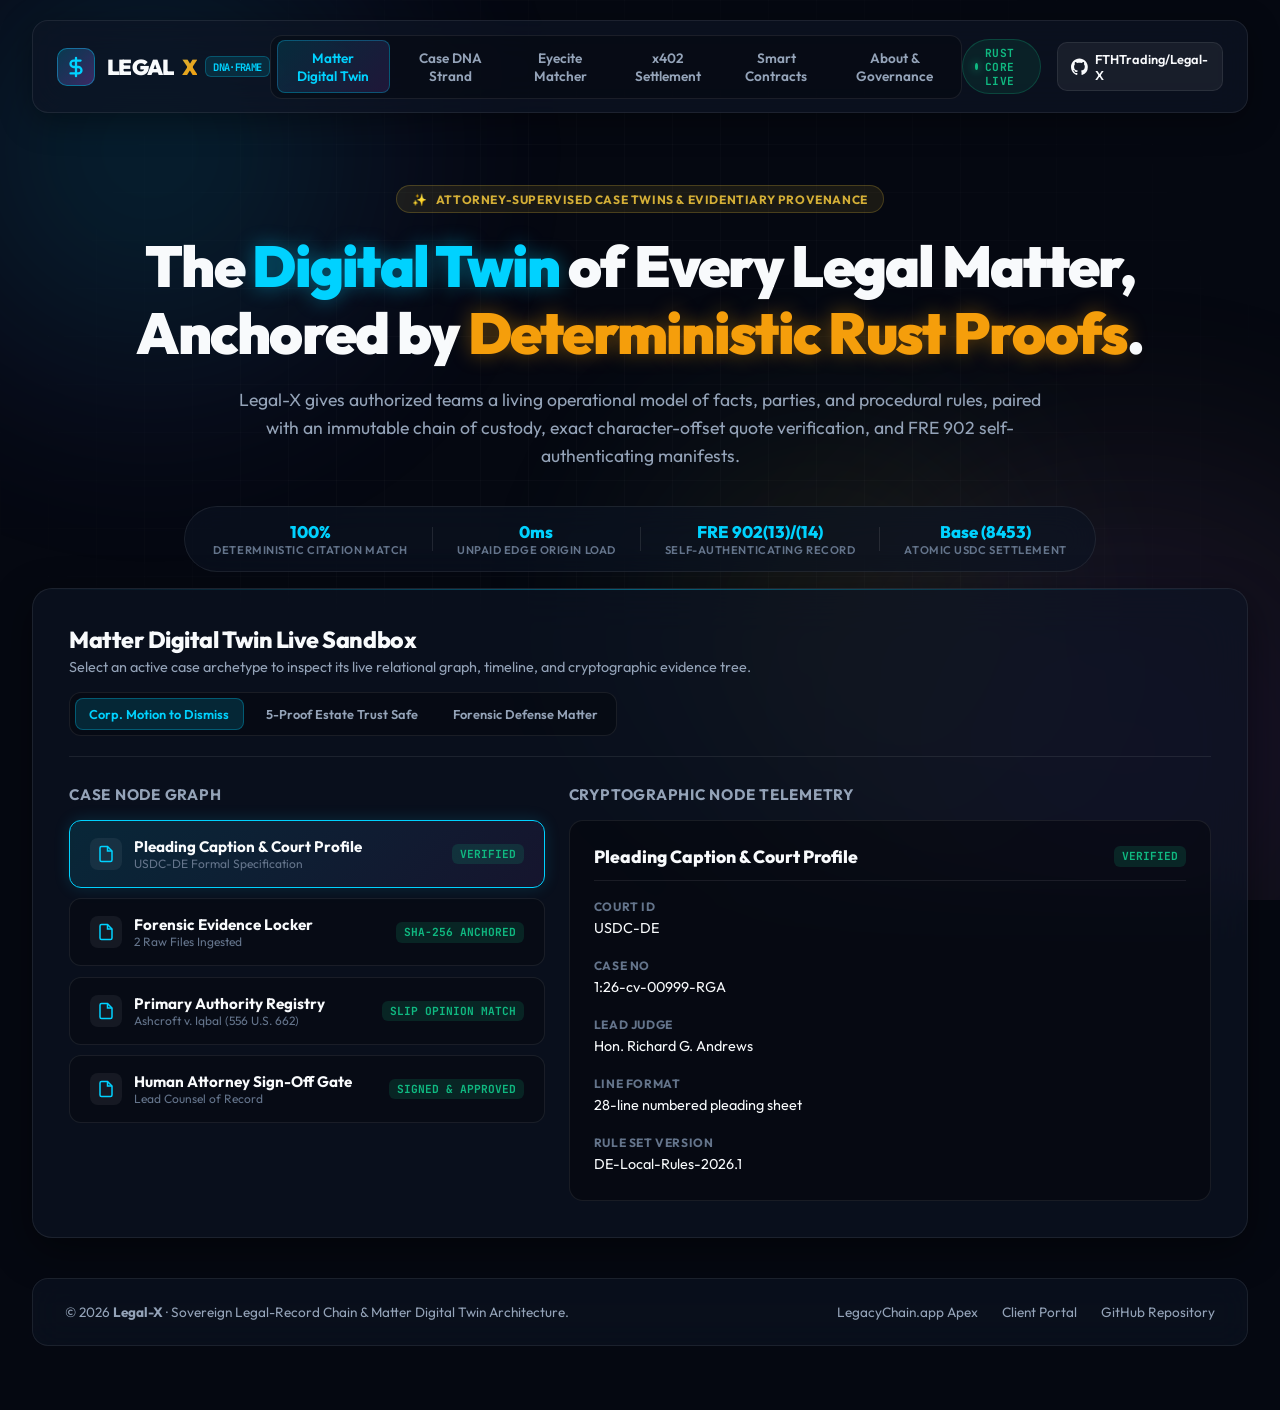
<file: docs/index.html>
<!DOCTYPE html>
<html lang="en">
<head>
  <meta charset="UTF-8">
  <meta name="viewport" content="width=device-width, initial-scale=1.0">
  <title>Legal-X — Case DNA & Matter Digital Twins</title>
  <meta name="description" content="Next-Generation Sovereign Legal-Record Chain and Matter Digital Twin Architecture. Liquid Glass Interface with Deterministic Verification.">
  <link rel="preconnect" href="https://fonts.googleapis.com">
  <link rel="preconnect" href="https://fonts.gstatic.com" crossorigin>
  <link href="https://fonts.googleapis.com/css2?family=Outfit:wght@300;400;500;600;700;800;900&family=JetBrains+Mono:wght@400;500;700&display=swap" rel="stylesheet">
  <link rel="stylesheet" href="style.css">
</head>
<body>
  <!-- Ambient Liquid Mesh Background -->
  <div class="liquid-mesh-container">
    <div class="liquid-blob blob-1"></div>
    <div class="liquid-blob blob-2"></div>
    <div class="liquid-blob blob-3"></div>
    <div class="grid-overlay"></div>
  </div>

  <!-- Main App Shell -->
  <div class="app-container">
    
    <!-- Liquid Glass Navigation Bar -->
    <header class="glass-nav">
      <div class="nav-left">
        <div class="brand-badge">
          <div class="brand-icon">
            <svg width="22" height="22" viewBox="0 0 24 24" fill="none" stroke="currentColor" stroke-width="2.5" stroke-linecap="round" stroke-linejoin="round"><path d="M12 2v20M17 5H9.5a3.5 3.5 0 0 0 0 7h5a3.5 3.5 0 0 1 0 7H6"/></svg>
          </div>
          <div class="brand-title">
            LEGAL<span class="gold-gradient">X</span>
            <span class="version-tag">DNA·FRAME</span>
          </div>
        </div>
      </div>

      <nav class="nav-center">
        <button class="nav-link active" data-tab="twin-explorer">Matter Digital Twin</button>
        <button class="nav-link" data-tab="dna-visualizer">Case DNA Strand</button>
        <button class="nav-link" data-tab="citation-engine">Eyecite Matcher</button>
        <button class="nav-link" data-tab="x402-rail">x402 Settlement</button>
        <button class="nav-link" data-tab="contracts-view">Smart Contracts</button>
        <button class="nav-link" data-tab="about-section">About & Governance</button>
      </nav>

      <div class="nav-right">
        <div class="status-pill">
          <span class="pulse-dot"></span>
          <span class="status-text">RUST CORE LIVE</span>
        </div>
        <a href="https://github.com/FTHTrading/Legal-X" target="_blank" class="github-btn">
          <svg width="18" height="18" viewBox="0 0 24 24" fill="currentColor"><path d="M12 0C5.37 0 0 5.37 0 12c0 5.31 3.435 9.795 8.205 11.385.6.105.825-.255.825-.57 0-.285-.015-1.23-.015-2.235-3.015.555-3.795-.735-4.035-1.41-.135-.345-.72-1.41-1.23-1.695-.42-.225-1.02-.78-.015-.795.945-.015 1.62.87 1.845 1.23 1.08 1.815 2.805 1.305 3.495.99.105-.78.42-1.305.765-1.605-2.67-.3-5.46-1.335-5.46-5.925 0-1.305.465-2.385 1.23-3.225-.12-.3-.54-1.53.12-3.18 0 0 1.005-.315 3.3 1.23.96-.27 1.98-.405 3-.405s2.04.135 3 .405c2.295-1.56 3.3-1.23 3.3-1.23.66 1.65.24 2.88.12 3.18.765.84 1.23 1.905 1.23 3.225 0 4.605-2.805 5.625-5.475 5.925.435.375.81 1.095.81 2.22 0 1.605-.015 2.895-.015 3.3 0 .315.225.69.825.57A12.02 12.02 0 0 0 24 12c0-6.63-5.37-12-12-12z"/></svg>
          <span>FTHTrading/Legal-X</span>
        </a>
      </div>
    </header>

    <!-- Main Content Grid -->
    <main class="main-content">
      
      <!-- HERO HEADER -->
      <section class="hero-section">
        <div class="hero-badge">
          <span class="sparkle">✨</span>
          <span>ATTORNEY-SUPERVISED CASE TWINS & EVIDENTIARY PROVENANCE</span>
        </div>
        <h1 class="hero-title">
          The <span class="neon-cyan">Digital Twin</span> of Every Legal Matter,<br>
          Anchored by <span class="neon-gold">Deterministic Rust Proofs</span>.
        </h1>
        <p class="hero-subtitle">
          Legal-X gives authorized teams a living operational model of facts, parties, and procedural rules, paired with an immutable chain of custody, exact character-offset quote verification, and FRE 902 self-authenticating manifests.
        </p>

        <!-- Metrics Ticker -->
        <div class="liquid-ticker">
          <div class="ticker-item">
            <span class="ticker-val">100%</span>
            <span class="ticker-lbl">Deterministic Citation Match</span>
          </div>
          <div class="ticker-sep"></div>
          <div class="ticker-item">
            <span class="ticker-val">0ms</span>
            <span class="ticker-lbl">Unpaid Edge Origin Load</span>
          </div>
          <div class="ticker-sep"></div>
          <div class="ticker-item">
            <span class="ticker-val">FRE 902(13)/(14)</span>
            <span class="ticker-lbl">Self-Authenticating Record</span>
          </div>
          <div class="ticker-sep"></div>
          <div class="ticker-item">
            <span class="ticker-val">Base (8453)</span>
            <span class="ticker-lbl">Atomic USDC Settlement</span>
          </div>
        </div>
      </section>

      <!-- TAB 1: MATTER DIGITAL TWIN EXPLORER -->
      <section id="twin-explorer" class="tab-pane active">
        <div class="glass-card-full">
          <div class="panel-header">
            <div>
              <h2 class="panel-title">Matter Digital Twin Live Sandbox</h2>
              <p class="panel-desc">Select an active case archetype to inspect its live relational graph, timeline, and cryptographic evidence tree.</p>
            </div>
            <div class="matter-switcher">
              <button class="matter-btn active" data-matter="mat_2026_corp">Corp. Motion to Dismiss</button>
              <button class="matter-btn" data-matter="mat_2026_estate">5-Proof Estate Trust Safe</button>
              <button class="matter-btn" data-matter="mat_2026_investigation">Forensic Defense Matter</button>
            </div>
          </div>

          <div class="twin-workspace-grid">
            <!-- Left: Node Hierarchy Graph -->
            <div class="twin-left-panel">
              <h3 class="subpanel-title">Case Node Graph</h3>
              <div class="node-tree" id="nodeTree">
                <!-- Dynamically populated via app.js -->
              </div>
            </div>

            <!-- Right: Interactive Node Inspector -->
            <div class="twin-right-panel">
              <h3 class="subpanel-title">Cryptographic Node Telemetry</h3>
              <div class="inspector-card" id="nodeInspector">
                <div class="empty-inspector">
                  <svg width="40" height="40" viewBox="0 0 24 24" fill="none" stroke="var(--cyan)" stroke-width="1.5"><circle cx="12" cy="12" r="10"/><path d="M12 16v-4M12 8h.01"/></svg>
                  <p>Click any case element on the left to inspect its raw SHA-256 hash, primary source links, and attorney review log.</p>
                </div>
              </div>
            </div>
          </div>
        </div>
      </section>

      <!-- TAB 2: CASE DNA STRAND VISUALIZER -->
      <section id="dna-visualizer" class="tab-pane">
        <div class="glass-card-full">
          <div class="panel-header">
            <div>
              <h2 class="panel-title">Structured Case DNA Strand</h2>
              <p class="panel-desc">Interactive sequence visualization of the immutable matter identity.</p>
            </div>
            <button class="action-btn" id="rehashDnaBtn">Regenerate Genesis Hash</button>
          </div>

          <div class="canvas-wrapper">
            <canvas id="dnaCanvas" width="1100" height="260"></canvas>
          </div>

          <div class="dna-blocks-row" id="dnaBlocksRow">
            <!-- Dynamically populated -->
          </div>
        </div>
      </section>

      <!-- TAB 3: DETERMINISTIC EYECITE MATCHER -->
      <section id="citation-engine" class="tab-pane">
        <div class="glass-card-full">
          <div class="panel-header">
            <div>
              <h2 class="panel-title">Fail-Closed Citation & Exact-Quote Engine</h2>
              <p class="panel-desc">Test legal drafting against the official slip opinion corpus. If a quote or citation is unverified, export is blocked immediately.</p>
            </div>
            <div class="engine-pills">
              <span class="pill-blue">Eyecite v0.4.2</span>
              <span class="pill-gold">GovInfo / CourtListener Synced</span>
            </div>
          </div>

          <div class="citation-demo-grid">
            <div class="citation-input-col">
              <label class="input-lbl">Legal Argument Draft Input</label>
              <textarea id="draftTextInput" class="glass-textarea" rows="6">Under Ashcroft v. Iqbal, 556 U.S. 662, 678 (2009), to survive a motion to dismiss, a complaint must contain sufficient factual matter, accepted as true, to state a claim to relief that is plausible on its face.</textarea>

              <div class="button-row">
                <button class="action-btn" id="runCitationAuditBtn">Run Deterministic Audit</button>
                <button class="secondary-btn" id="insertFakeCitationBtn">Insert Fabricated Citation (Mata v. Avianca Test)</button>
              </div>
            </div>

            <div class="citation-output-col">
              <label class="input-lbl">Verification Result & Offset Inspector</label>
              <div id="citationAuditResult" class="audit-result-box">
                <!-- Dynamically populated -->
              </div>
            </div>
          </div>
        </div>
      </section>

      <!-- TAB 4: x402 MACHINE SETTLEMENT SIMULATOR -->
      <section id="x402-rail" class="tab-pane">
        <div class="glass-card-full">
          <div class="panel-header">
            <div>
              <h2 class="panel-title">x402 CloudFront Edge & Base USDC Settlement Rail</h2>
              <p class="panel-desc">Experience the zero-origin-load HTTP 402 challenge gate, wallet signing, and atomic DynamoDB conditional settlement.</p>
            </div>
            <span class="pill-purple">Base Chain ID: 8453</span>
          </div>

          <div class="x402-grid">
            <div class="step-card" id="step1Card">
              <div class="step-num">01</div>
              <h4>Bare Inbound Call</h4>
              <p>Autonomous AI agent calls <code>/v1/proof/evidence/...</code> without payment headers.</p>
              <button class="mini-btn" id="sendUnpaidBtn">Send Unpaid GET</button>
            </div>

            <div class="step-card" id="step2Card">
              <div class="step-num">02</div>
              <h4>CloudFront 402 Challenge</h4>
              <p>Edge Lambda interceptor returns <code>HTTP 402</code> with Base64 USDC challenge and 300s TTL.</p>
              <div class="code-preview" id="challengePreview">Awaiting Request...</div>
            </div>

            <div class="step-card" id="step3Card">
              <div class="step-num">03</div>
              <h4>Agent Wallet Sign & Resubmit</h4>
              <p>Sign the challenge with private key and attach to <code>PAYMENT-SIGNATURE</code> header.</p>
              <button class="mini-btn disabled" id="signChallengeBtn" disabled>Sign & Settle on Base</button>
            </div>

            <div class="step-card" id="step4Card">
              <div class="step-num">04</div>
              <h4>Origin Execution & 200 OK</h4>
              <p>Origin executes atomic DynamoDB conditional write and returns the verified ProofBundle.</p>
              <div class="code-preview" id="originPreview">Awaiting Settlement...</div>
            </div>
          </div>
        </div>
      </section>

      <!-- TAB 5: SMART CONTRACTS & REPOSITORY SCHEMAS -->
      <section id="contracts-view" class="tab-pane">
        <div class="glass-card-full">
          <div class="panel-header">
            <div>
              <h2 class="panel-title">Verified Smart Contracts & JSON Schemas</h2>
              <p class="panel-desc">Direct inspection of the deployed on-chain proof registry and formal data contracts.</p>
            </div>
            <a href="https://github.com/FTHTrading/Legal-X" target="_blank" class="action-btn">View on GitHub</a>
          </div>

          <div class="contracts-accordion">
            <div class="accordion-item">
              <div class="accordion-header">
                <span class="file-tag">SOL</span>
                <span class="file-name">contracts/LegalProofRegistry.sol</span>
                <span class="chevron">▼</span>
              </div>
              <div class="accordion-body">
                <pre><code>// SPDX-License-Identifier: MIT
pragma solidity ^0.8.20;

contract LegalProofRegistry {
    struct ProofRecord {
        bytes32 sha256Digest;
        bytes32 blake2Digest;
        string matterId;
        string documentUuid;
        address signer;
        uint256 timestamp;
        bool isRevoked;
    }
    mapping(bytes32 => ProofRecord) public proofs;
    event ProofAnchored(bytes32 indexed documentHash, string indexed matterId, address indexed signer);

    function anchorProof(bytes32 _sha256Digest, bytes32 _blake2Digest, string calldata _matterId, string calldata _documentUuid) external {
        require(proofs[_sha256Digest].timestamp == 0, "Proof already anchored");
        proofs[_sha256Digest] = ProofRecord({
            sha256Digest: _sha256Digest,
            blake2Digest: _blake2Digest,
            matterId: _matterId,
            documentUuid: _documentUuid,
            signer: msg.sender,
            timestamp: block.timestamp,
            isRevoked: false
        });
        emit ProofAnchored(_sha256Digest, _matterId, msg.sender);
    }
}</code></pre>
              </div>
            </div>

            <div class="accordion-item">
              <div class="accordion-header">
                <span class="file-tag">JSON</span>
                <span class="file-name">schemas/case-dna.schema.json</span>
                <span class="chevron">▼</span>
              </div>
              <div class="accordion-body">
                <pre><code>{
  "$schema": "http://json-schema.org/draft-07/schema#",
  "title": "CaseDigitalDNA",
  "required": [
    "matterId",
    "organizationId",
    "jurisdictionProfile",
    "caseCaption",
    "factualTimeline",
    "evidenceDigestTree",
    "sourceAuthoritySnapshots",
    "attorneyReviewLog"
  ]
}</code></pre>
              </div>
            </div>
          </div>
        </div>
      <!-- TAB 6: ABOUT & PLATFORM GOVERNANCE -->
      <section id="about-section" class="tab-pane">
        <div class="glass-card-full">
          <div class="panel-header">
            <div>
              <h2 class="panel-title">About Legal-X & Ethical Governance</h2>
              <p class="panel-desc">Sovereign legal-record chain and deterministic verification infrastructure adhering to ABA Model Rules and FRE standards.</p>
            </div>
            <div class="engine-pills">
              <span class="pill-gold">ABA Formal Op. 512</span>
              <span class="pill-blue">FRCP Rule 11(b) Compliant</span>
            </div>
          </div>

          <div class="about-grid">
            <div class="about-card">
              <div class="about-icon">⚖️</div>
              <h3>Mission & Positioning</h3>
              <p>Legal-X is an <strong>attorney-supervised legal intelligence and integrity platform</strong> that combines AI-assisted drafting with source-grounded verification, controlled document lineage, and accountable human approval.</p>
              <div class="rule-highlight">
                <code>AI-assisted draft ≠ verified proposition ≠ attorney-approved work product</code>
              </div>
            </div>

            <div class="about-card">
              <div class="about-icon">🛡️</div>
              <h3>Ethical Mitigations</h3>
              <ul class="ethics-list">
                <li><strong>Rule 1.1 (Competence):</strong> Fail-closed citation routing against official slip opinions.</li>
                <li><strong>Rule 1.6 (Confidentiality):</strong> Zero Data Retention (ZDR) and client-side PII scrubbing.</li>
                <li><strong>Rule 3.3 (Candor):</strong> Exact character-offset quotation testing against GovInfo & CourtListener.</li>
                <li><strong>Rules 5.1 & 5.3 (Supervision):</strong> Mandatory lead counsel electronic sign-off.</li>
              </ul>
            </div>

            <div class="about-card">
              <div class="about-icon">🧬</div>
              <h3>The Matter Digital Twin</h3>
              <p>A living operational model representing people, facts, statutory elements, discovery timelines, and task quorums. Changes automatically generate a new cryptographic fingerprint without exposing private client files to public ledgers.</p>
            </div>

            <div class="about-card">
              <div class="about-icon">📜</div>
              <h3>Evidentiary Standard</h3>
              <p>Designed to support the preparation of self-authenticating digital records under <strong>Federal Rules of Evidence 902(13) and 902(14)</strong>, complete with 28 U.S.C. § 1746 custodian declarations.</p>
            </div>
          </div>

          <div class="disclaimer-banner">
            <strong>Legal Notice:</strong> Legal-X is a legal-technology platform providing technical infrastructure for evidence organization, reproducible research verification, and document custody management. Legal-X is not a law firm, does not provide legal representation, and does not guarantee legal outcomes or admissibility.
          </div>
        </div>
      </section>

    </main>

    <!-- Liquid Glass Footer -->
    <footer class="glass-footer">
      <div class="footer-left">
        <span>© 2026 <strong>Legal-X</strong> · Sovereign Legal-Record Chain & Matter Digital Twin Architecture.</span>
      </div>
      <div class="footer-right">
        <a href="https://legacychain.app" target="_blank" class="footer-link">LegacyChain.app Apex</a>
        <a href="https://app.legacychain.app" target="_blank" class="footer-link">Client Portal</a>
        <a href="https://github.com/FTHTrading/Legal-X" target="_blank" class="footer-link">GitHub Repository</a>
      </div>
    </footer>

  </div>

  <script src="app.js"></script>
</body>
</html>
</file>
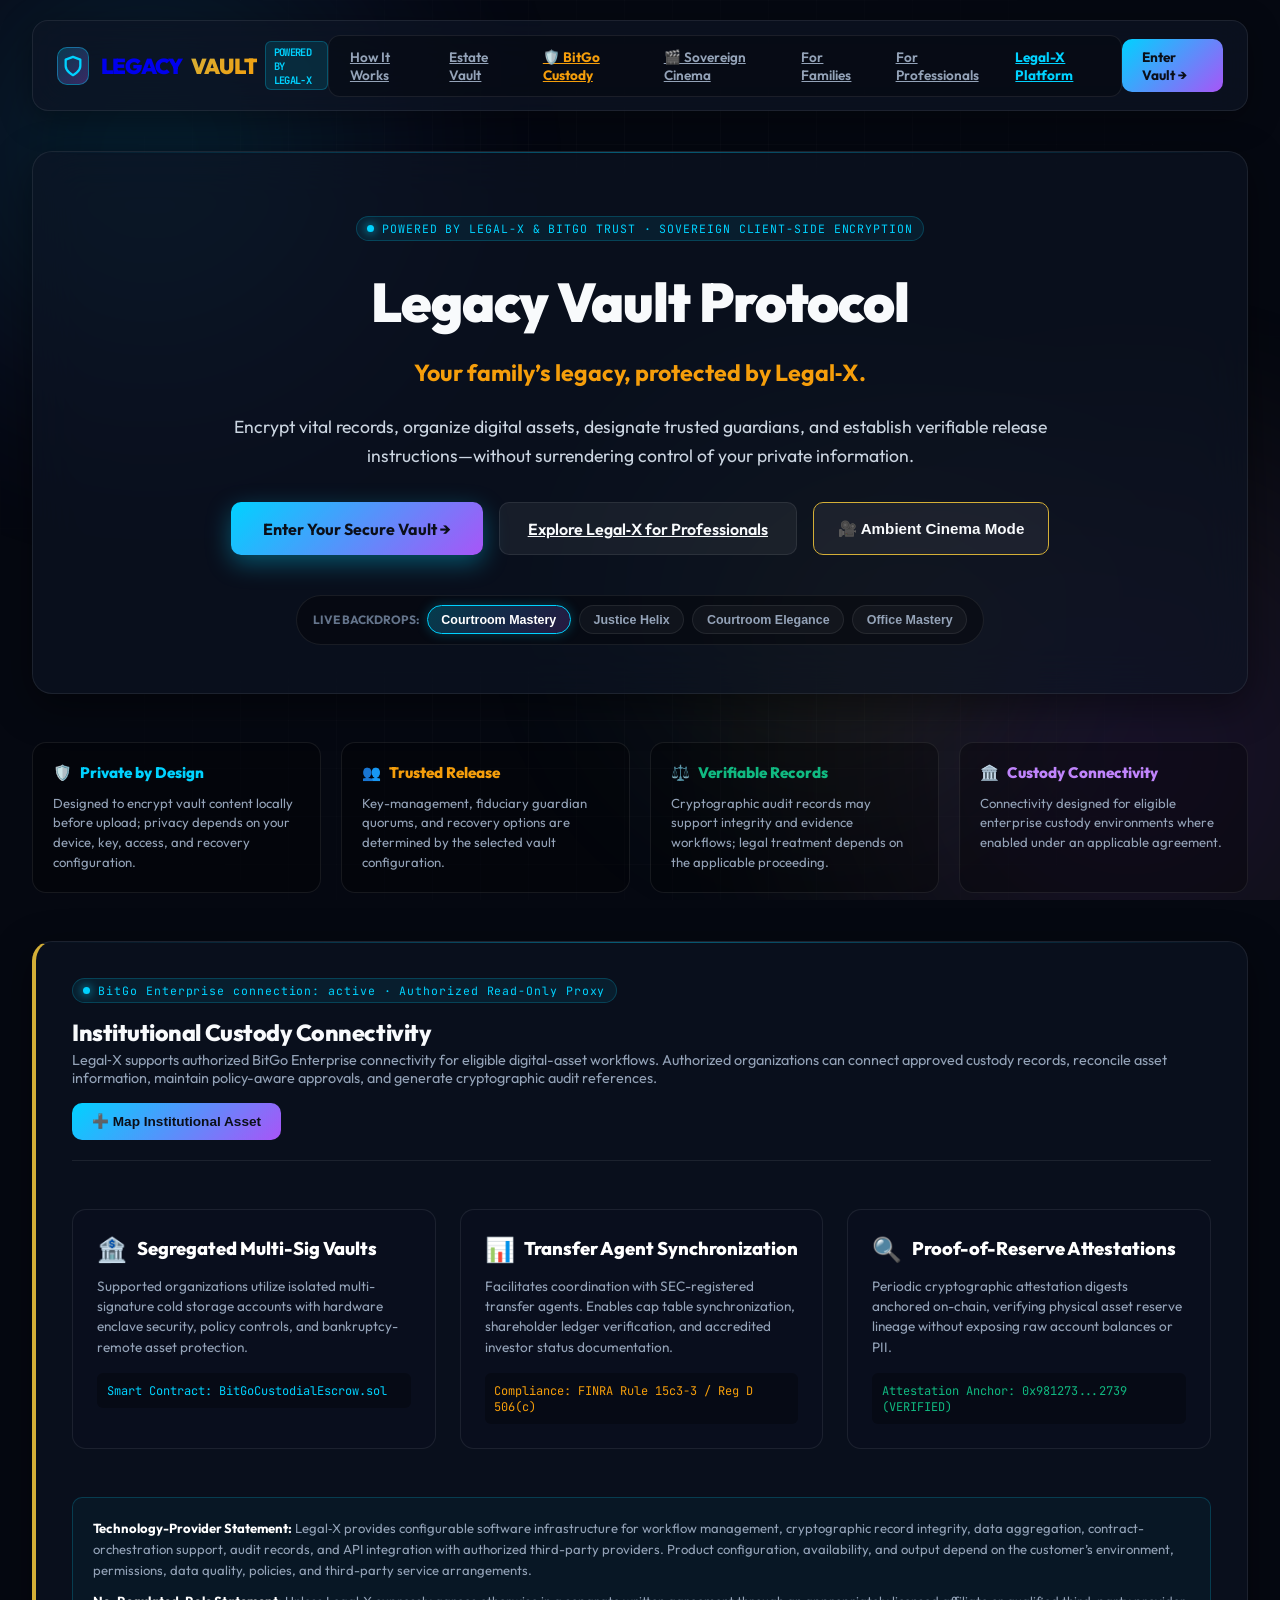
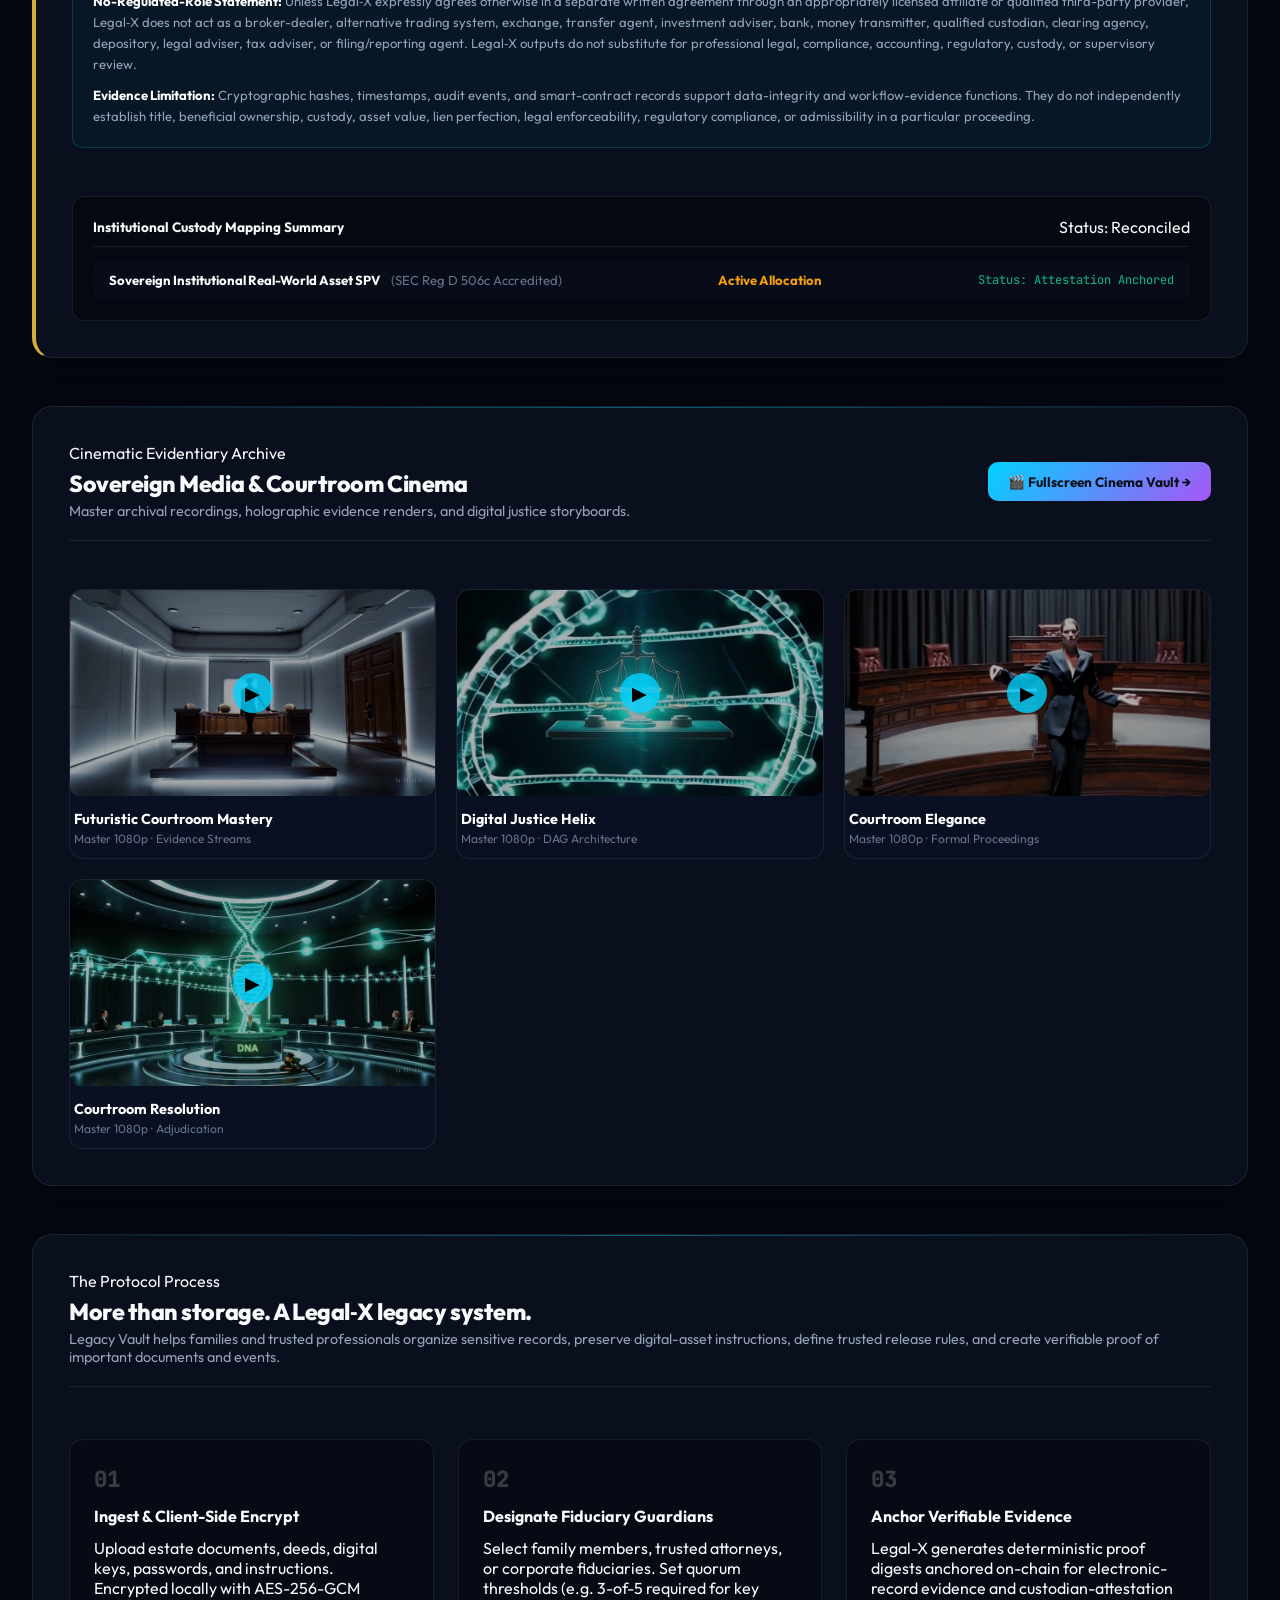
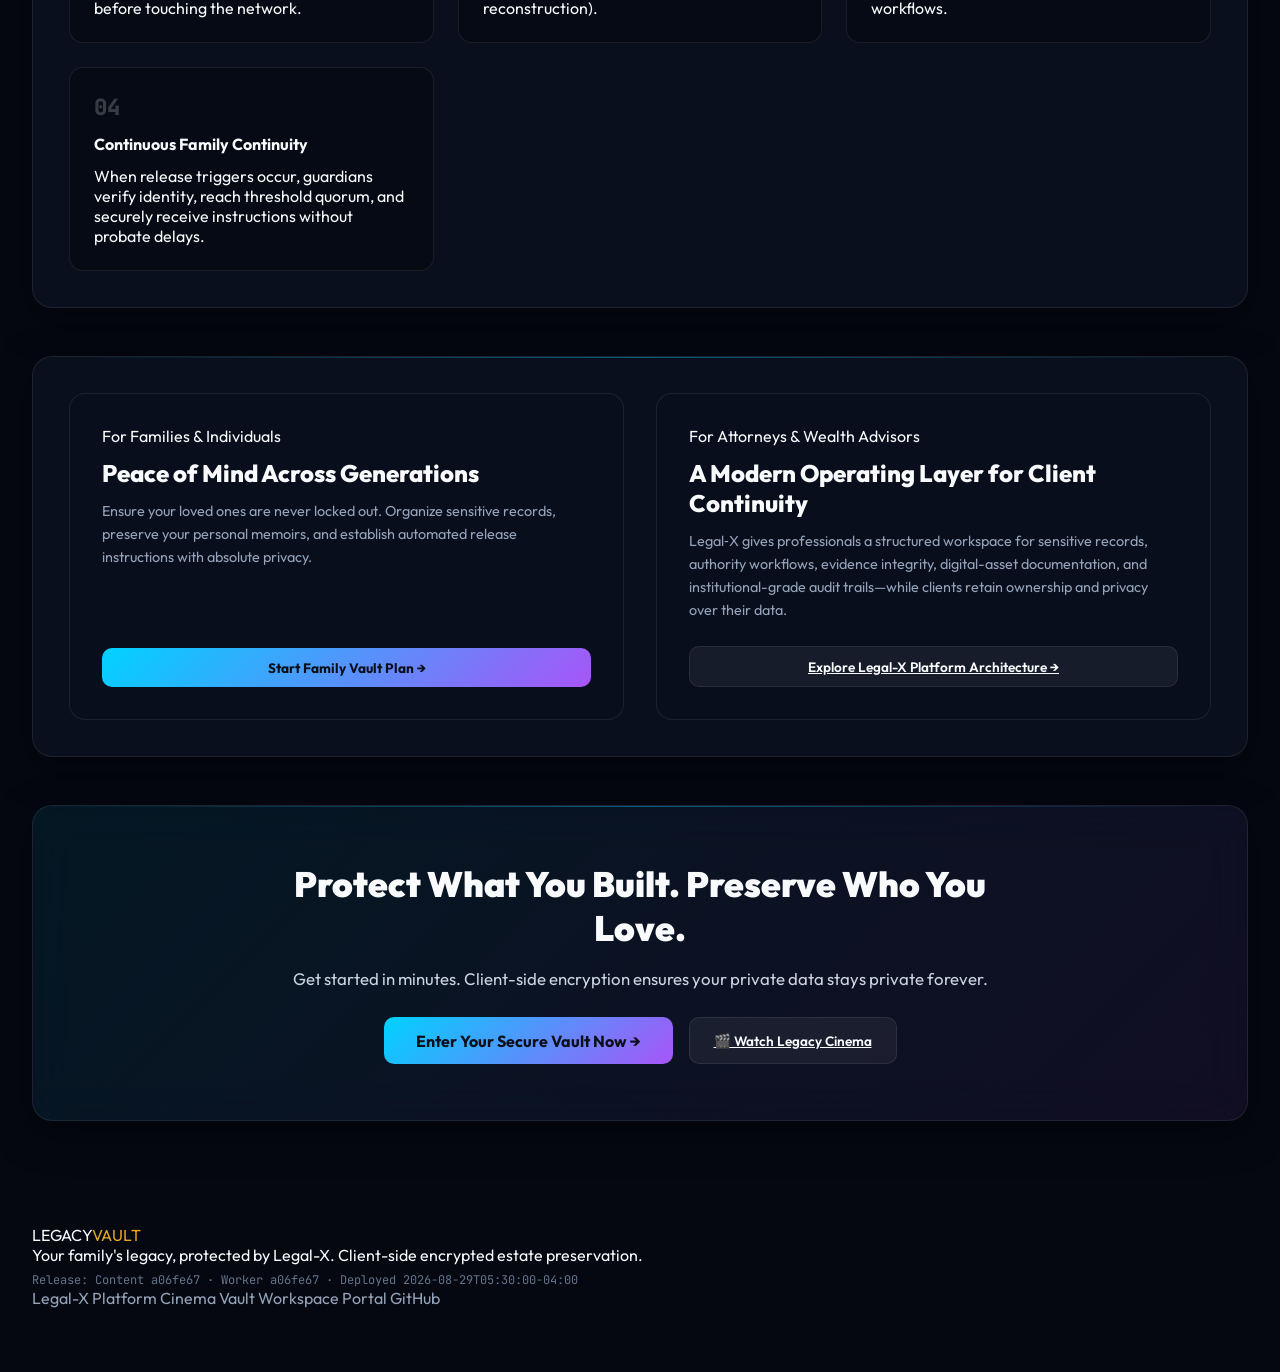
<file: site/index.html>
<!DOCTYPE html>
<html lang="en">
<head>
  <meta charset="UTF-8">
  <meta name="viewport" content="width=device-width, initial-scale=1.0">
  <title>Legacy Vault Protocol — Your Family's Legacy, Protected by Legal-X</title>
  <meta name="description" content="Encrypt vital records, organize digital assets, designate trusted guardians, and establish verifiable release instructions—powered by Legal-X & BitGo Custody.">
  <link rel="preconnect" href="https://fonts.googleapis.com">
  <link rel="preconnect" href="https://fonts.gstatic.com" crossorigin>
  <link href="https://fonts.googleapis.com/css2?family=Outfit:wght@300;400;500;600;700;800;900&family=JetBrains+Mono:wght@400;500;700&display=swap" rel="stylesheet">
  <link rel="stylesheet" href="style.css">
</head>
<body>
  <!-- Ambient Liquid Mesh & Video Background -->
  <div class="liquid-mesh-container">
    <video id="liveAmbientVideo" class="live-bg-video" autoplay loop muted playsinline style="display:none;"></video>
    <div class="live-bg-overlay" id="liveBgOverlay" style="display:none;"></div>
    <div class="liquid-blob blob-1"></div>
    <div class="liquid-blob blob-2"></div>
    <div class="liquid-blob blob-3"></div>
    <div class="grid-overlay"></div>
  </div>

  <!-- Main App Shell -->
  <div class="app-container">
    
    <!-- Top Glass Navigation Bar -->
    <header class="glass-nav">
      <div class="nav-left">
        <a href="index.html" class="brand-badge" style="text-decoration:none;">
          <div class="brand-icon">
            <svg width="22" height="22" viewBox="0 0 24 24" fill="none" stroke="currentColor" stroke-width="2.5" stroke-linecap="round" stroke-linejoin="round"><path d="M12 22s8-4 8-10V5l-8-3-8 3v7c0 6 8 10 8 10z"/></svg>
          </div>
          <div class="brand-title">
            LEGACY<span class="gold-gradient">VAULT</span>
            <span class="version-tag">POWERED BY LEGAL-X</span>
          </div>
        </a>
      </div>

      <nav class="nav-center">
        <a href="#how-it-works" class="nav-link">How It Works</a>
        <a href="#estate-vault" class="nav-link">Estate Vault</a>
        <a href="#bitgo-custody" class="nav-link" style="color:var(--gold-bright); font-weight:700;">🛡️ BitGo Custody</a>
        <a href="#media-gallery" class="nav-link">🎬 Sovereign Cinema</a>
        <a href="#for-families" class="nav-link">For Families</a>
        <a href="#for-professionals" class="nav-link">For Professionals</a>
        <a href="legal-x.html" class="nav-link" style="color:var(--cyan); font-weight:700;">Legal-X Platform</a>
      </nav>

      <div class="nav-right">
        <a href="https://app.legacychain.app" class="action-btn" style="padding: 0.55rem 1.25rem; font-size: 0.85rem;">
          <span>Enter Vault →</span>
        </a>
      </div>
    </header>

    <!-- Main Content Area -->
    <main class="main-content" style="display:flex; flex-direction:column; gap:3rem; padding-bottom:4rem;">
      
      <!-- HERO SECTION WITH AMBIENT VIDEO CONTROLS -->
      <section class="glass-card-full" style="padding: 4rem 2.5rem 3rem 2.5rem; text-align: center; position: relative; overflow: hidden;">
        <div style="max-width: 960px; margin: 0 auto; display: flex; flex-direction: column; align-items: center; gap: 1.5rem;">
          
          <div class="cinema-header-tag">
            <span class="live-pulse-dot"></span>
            <span>POWERED BY LEGAL-X & BITGO TRUST · SOVEREIGN CLIENT-SIDE ENCRYPTION</span>
          </div>

          <h1 style="font-size: 3.4rem; font-weight: 900; line-height: 1.1; color: var(--text-main); letter-spacing: -0.02em;">
            Legacy Vault Protocol
          </h1>

          <p style="font-size: 1.45rem; font-weight: 700; color: var(--gold-bright); line-height: 1.35;">
            Your family’s legacy, protected by Legal‑X.
          </p>

          <p style="font-size: 1.1rem; color: #cbd5e1; line-height: 1.65; max-width: 820px;">
            Encrypt vital records, organize digital assets, designate trusted guardians, and establish verifiable release instructions—without surrendering control of your private information.
          </p>

          <div style="display: flex; gap: 1rem; margin-top: 0.5rem; flex-wrap: wrap; justify-content: center;">
            <a href="https://app.legacychain.app" class="action-btn" style="padding: 0.95rem 2rem; font-size: 1rem; box-shadow: 0 8px 24px rgba(0, 210, 255, 0.35);">
              Enter Your Secure Vault →
            </a>
            <a href="legal-x.html" class="secondary-btn" style="padding: 0.95rem 1.75rem; font-size: 1rem;">
              Explore Legal‑X for Professionals
            </a>
            <button id="toggleHeroAmbientVideoBtn" class="secondary-btn" style="padding: 0.95rem 1.5rem; font-size: 0.95rem; border-color:var(--gold);">
              🎥 Ambient Cinema Mode
            </button>
          </div>

          <!-- Ambient Live Video Theme Switcher -->
          <div style="display:flex; align-items:center; gap:0.5rem; flex-wrap:wrap; justify-content:center; margin-top:1rem; background:rgba(0,0,0,0.35); padding:0.6rem 1rem; border-radius:30px; border:1px solid rgba(255,255,255,0.08);">
            <span style="font-size:0.75rem; font-weight:700; color:var(--text-dim); text-transform:uppercase;">Live Backdrops:</span>
            <button class="filter-pill active" data-ambient-track="media/videos/courtroom_mastery_01.mp4">Courtroom Mastery</button>
            <button class="filter-pill" data-ambient-track="media/videos/digital_justice_helix.mp4">Justice Helix</button>
            <button class="filter-pill" data-ambient-track="media/videos/courtroom_elegance.mp4">Courtroom Elegance</button>
            <button class="filter-pill" data-ambient-track="media/videos/office_mastery.mp4">Office Mastery</button>
          </div>

        </div>
      </section>

      <!-- INSTITUTIONAL PROOF STRIP -->
      <section style="display: grid; grid-template-columns: repeat(auto-fit, minmax(240px, 1fr)); gap: 1.25rem;">
        <div class="step-card" style="padding: 1.25rem;">
          <div style="display:flex; align-items:center; gap:0.5rem; font-weight:800; color:var(--cyan); font-size:0.95rem;">
            <span>🛡️</span> Private by Design
          </div>
          <p style="font-size:0.82rem; color:#94a3b8; line-height:1.5; margin:0;">
            Designed to encrypt vault content locally before upload; privacy depends on your device, key, access, and recovery configuration.
          </p>
        </div>

        <div class="step-card" style="padding: 1.25rem;">
          <div style="display:flex; align-items:center; gap:0.5rem; font-weight:800; color:var(--gold-bright); font-size:0.95rem;">
            <span>👥</span> Trusted Release
          </div>
          <p style="font-size:0.82rem; color:#94a3b8; line-height:1.5; margin:0;">
            Key-management, fiduciary guardian quorums, and recovery options are determined by the selected vault configuration.
          </p>
        </div>

        <div class="step-card" style="padding: 1.25rem;">
          <div style="display:flex; align-items:center; gap:0.5rem; font-weight:800; color:var(--emerald); font-size:0.95rem;">
            <span>⚖️</span> Verifiable Records
          </div>
          <p style="font-size:0.82rem; color:#94a3b8; line-height:1.5; margin:0;">
            Cryptographic audit records may support integrity and evidence workflows; legal treatment depends on the applicable proceeding.
          </p>
        </div>

        <div class="step-card" style="padding: 1.25rem;">
          <div style="display:flex; align-items:center; gap:0.5rem; font-weight:800; color:#c084fc; font-size:0.95rem;">
            <span>🏛️</span> Custody Connectivity
          </div>
          <p style="font-size:0.82rem; color:#94a3b8; line-height:1.5; margin:0;">
            Connectivity designed for eligible enterprise custody environments where enabled under an applicable agreement.
          </p>
        </div>
      </section>

      <!-- SECTION: INSTITUTIONAL CUSTODY CONNECTIVITY -->
      <section id="bitgo-custody" class="glass-card-full" style="border-left: 4px solid var(--gold);">
        <div class="panel-header">
          <div>
            <div class="cinema-header-tag">
              <span class="live-pulse-dot"></span>
              <span>BitGo Enterprise connection: active · Authorized Read-Only Proxy</span>
            </div>
            <h2 class="panel-title" style="margin-top:0.4rem;">Institutional Custody Connectivity</h2>
            <p class="panel-desc">Legal‑X supports authorized BitGo Enterprise connectivity for eligible digital-asset workflows. Authorized organizations can connect approved custody records, reconcile asset information, maintain policy-aware approvals, and generate cryptographic audit references.</p>
          </div>
          <button id="openAddAssetModalBtn" class="action-btn" style="padding:0.65rem 1.25rem;">
            ➕ Map Institutional Asset
          </button>
        </div>

        <div style="display: grid; grid-template-columns: repeat(auto-fit, minmax(300px, 1fr)); gap: 1.5rem; margin-top: 1.25rem;">
          
          <div style="background: rgba(10,16,32,0.7); border: 1px solid var(--border-glass); border-radius: 14px; padding: 1.5rem;">
            <div style="display:flex; align-items:center; gap:0.6rem; margin-bottom:0.75rem;">
              <span style="font-size:1.5rem;">🏦</span>
              <h3 style="font-size:1.15rem; font-weight:800; color:#fff;">Segregated Multi-Sig Vaults</h3>
            </div>
            <p style="font-size:0.85rem; color:#94a3b8; line-height:1.5;">
              Supported organizations utilize isolated multi-signature cold storage accounts with hardware enclave security, policy controls, and bankruptcy-remote asset protection.
            </p>
            <div style="margin-top:1rem; font-family:var(--font-mono); font-size:0.75rem; color:var(--cyan); background:rgba(0,0,0,0.3); padding:0.6rem; border-radius:6px;">
              Smart Contract: BitGoCustodialEscrow.sol
            </div>
          </div>

          <div style="background: rgba(10,16,32,0.7); border: 1px solid var(--border-glass); border-radius: 14px; padding: 1.5rem;">
            <div style="display:flex; align-items:center; gap:0.6rem; margin-bottom:0.75rem;">
              <span style="font-size:1.5rem;">📊</span>
              <h3 style="font-size:1.15rem; font-weight:800; color:#fff;">Transfer Agent Synchronization</h3>
            </div>
            <p style="font-size:0.85rem; color:#94a3b8; line-height:1.5;">
              Facilitates coordination with SEC-registered transfer agents. Enables cap table synchronization, shareholder ledger verification, and accredited investor status documentation.
            </p>
            <div style="margin-top:1rem; font-family:var(--font-mono); font-size:0.75rem; color:var(--gold-bright); background:rgba(0,0,0,0.3); padding:0.6rem; border-radius:6px;">
              Compliance: FINRA Rule 15c3-3 / Reg D 506(c)
            </div>
          </div>

          <div style="background: rgba(10,16,32,0.7); border: 1px solid var(--border-glass); border-radius: 14px; padding: 1.5rem;">
            <div style="display:flex; align-items:center; gap:0.6rem; margin-bottom:0.75rem;">
              <span style="font-size:1.5rem;">🔍</span>
              <h3 style="font-size:1.15rem; font-weight:800; color:#fff;">Proof-of-Reserve Attestations</h3>
            </div>
            <p style="font-size:0.85rem; color:#94a3b8; line-height:1.5;">
              Periodic cryptographic attestation digests anchored on-chain, verifying physical asset reserve lineage without exposing raw account balances or PII.
            </p>
            <div style="margin-top:1rem; font-family:var(--font-mono); font-size:0.75rem; color:var(--emerald); background:rgba(0,0,0,0.3); padding:0.6rem; border-radius:6px;">
              Attestation Anchor: 0x981273...2739 (VERIFIED)
            </div>
          </div>

        </div>

        <!-- Statutory Legal Disclaimer Box -->
        <div style="margin-top: 1.25rem; background: rgba(0,210,255,0.04); border: 1px solid rgba(0,210,255,0.2); border-radius: 10px; padding: 1.25rem; font-size: 0.82rem; color: #94a3b8; line-height: 1.6; display:flex; flex-direction:column; gap:0.6rem;">
          <div>
            <strong style="color:#fff;">Technology-Provider Statement:</strong> Legal‑X provides configurable software infrastructure for workflow management, cryptographic record integrity, data aggregation, contract-orchestration support, audit records, and API integration with authorized third-party providers. Product configuration, availability, and output depend on the customer’s environment, permissions, data quality, policies, and third-party service arrangements.
          </div>
          <div>
            <strong style="color:#fff;">No-Regulated-Role Statement:</strong> Unless Legal‑X expressly agrees otherwise in a separate written agreement through an appropriately licensed affiliate or qualified third-party provider, Legal‑X does not act as a broker-dealer, alternative trading system, exchange, transfer agent, investment adviser, bank, money transmitter, qualified custodian, clearing agency, depository, legal adviser, tax adviser, or filing/reporting agent. Legal‑X outputs do not substitute for professional legal, compliance, accounting, regulatory, custody, or supervisory review.
          </div>
          <div>
            <strong style="color:#fff;">Evidence Limitation:</strong> Cryptographic hashes, timestamps, audit events, and smart-contract records support data-integrity and workflow-evidence functions. They do not independently establish title, beneficial ownership, custody, asset value, lien perfection, legal enforceability, regulatory compliance, or admissibility in a particular proceeding.
          </div>
        </div>

        <!-- Mapped Custodial Inventory -->
        <div style="margin-top: 1.25rem; background: rgba(0,0,0,0.4); border: 1px solid var(--border-glass); border-radius: 12px; padding: 1.25rem;">
          <div style="display:flex; justify-content:space-between; align-items:center; border-bottom:1px solid rgba(255,255,255,0.08); padding-bottom:0.6rem; margin-bottom:0.8rem;">
            <span style="font-size:0.85rem; font-weight:700; color:var(--text-main);">Institutional Custody Mapping Summary</span>
            <span class="pill-gold">Status: Reconciled</span>
          </div>
          <div id="bitgoAssetsList" style="display:flex; flex-direction:column; gap:0.6rem;">
            <div style="display:flex; justify-content:space-between; align-items:center; background:rgba(10,16,32,0.6); padding:0.75rem 1rem; border-radius:8px; font-size:0.82rem;">
              <div>
                <strong style="color:#fff;">Sovereign Institutional Real-World Asset SPV</strong>
                <span style="color:var(--text-dim); margin-left:0.5rem;">(SEC Reg D 506c Accredited)</span>
              </div>
              <span style="color:var(--gold-bright); font-weight:700;">Active Allocation</span>
              <span style="color:var(--emerald); font-family:var(--font-mono); font-size:0.75rem;">Status: Attestation Anchored</span>
            </div>
          </div>
        </div>
      </section>

      <!-- SECTION: SOVEREIGN CINEMA & MEDIA GALLERY -->
      <section id="media-gallery" class="glass-card-full">
        <div class="panel-header">
          <div>
            <span class="pill-purple">Cinematic Evidentiary Archive</span>
            <h2 class="panel-title" style="margin-top:0.4rem;">Sovereign Media & Courtroom Cinema</h2>
            <p class="panel-desc">Master archival recordings, holographic evidence renders, and digital justice storyboards.</p>
          </div>
          <a href="cinema.html" class="action-btn" style="padding:0.65rem 1.25rem;">🎬 Fullscreen Cinema Vault →</a>
        </div>

        <div style="display: grid; grid-template-columns: repeat(auto-fill, minmax(280px, 1fr)); gap: 1.25rem; margin-top: 1.25rem;">
          
          <div class="media-card" style="cursor:pointer;" onclick="playMediaPreview('media/videos/courtroom_mastery_01.mp4', 'Futuristic Courtroom Mastery')">
            <div style="position:relative; aspect-ratio:16/9; overflow:hidden; border-radius:10px;">
              <img src="media/thumbnails/courtroom_mastery_01.jpg" alt="Courtroom Mastery" style="width:100%; height:100%; object-fit:cover;">
              <div style="position:absolute; inset:0; background:rgba(0,0,0,0.3); display:flex; align-items:center; justify-content:center;">
                <div style="width:40px; height:40px; border-radius:50%; background:rgba(0,210,255,0.8); display:flex; align-items:center; justify-content:center; color:#000; font-size:1.2rem;">▶</div>
              </div>
            </div>
            <div style="padding:0.75rem 0.25rem;">
              <strong style="color:#fff; font-size:0.9rem;">Futuristic Courtroom Mastery</strong>
              <div style="font-size:0.75rem; color:var(--text-dim); margin-top:0.2rem;">Master 1080p · Evidence Streams</div>
            </div>
          </div>

          <div class="media-card" style="cursor:pointer;" onclick="playMediaPreview('media/videos/digital_justice_helix.mp4', 'Digital Justice Helix')">
            <div style="position:relative; aspect-ratio:16/9; overflow:hidden; border-radius:10px;">
              <img src="media/thumbnails/digital_justice_helix.jpg" alt="Digital Justice Helix" style="width:100%; height:100%; object-fit:cover;">
              <div style="position:absolute; inset:0; background:rgba(0,0,0,0.3); display:flex; align-items:center; justify-content:center;">
                <div style="width:40px; height:40px; border-radius:50%; background:rgba(0,210,255,0.8); display:flex; align-items:center; justify-content:center; color:#000; font-size:1.2rem;">▶</div>
              </div>
            </div>
            <div style="padding:0.75rem 0.25rem;">
              <strong style="color:#fff; font-size:0.9rem;">Digital Justice Helix</strong>
              <div style="font-size:0.75rem; color:var(--text-dim); margin-top:0.2rem;">Master 1080p · DAG Architecture</div>
            </div>
          </div>

          <div class="media-card" style="cursor:pointer;" onclick="playMediaPreview('media/videos/courtroom_elegance.mp4', 'Courtroom Elegance')">
            <div style="position:relative; aspect-ratio:16/9; overflow:hidden; border-radius:10px;">
              <img src="media/thumbnails/courtroom_elegance.jpg" alt="Courtroom Elegance" style="width:100%; height:100%; object-fit:cover;">
              <div style="position:absolute; inset:0; background:rgba(0,0,0,0.3); display:flex; align-items:center; justify-content:center;">
                <div style="width:40px; height:40px; border-radius:50%; background:rgba(0,210,255,0.8); display:flex; align-items:center; justify-content:center; color:#000; font-size:1.2rem;">▶</div>
              </div>
            </div>
            <div style="padding:0.75rem 0.25rem;">
              <strong style="color:#fff; font-size:0.9rem;">Courtroom Elegance</strong>
              <div style="font-size:0.75rem; color:var(--text-dim); margin-top:0.2rem;">Master 1080p · Formal Proceedings</div>
            </div>
          </div>

          <div class="media-card" style="cursor:pointer;" onclick="playMediaPreview('media/videos/courtroom_drama_01.mp4', 'Courtroom Drama & Resolution')">
            <div style="position:relative; aspect-ratio:16/9; overflow:hidden; border-radius:10px;">
              <img src="media/thumbnails/courtroom_drama_01.jpg" alt="Courtroom Drama" style="width:100%; height:100%; object-fit:cover;">
              <div style="position:absolute; inset:0; background:rgba(0,0,0,0.3); display:flex; align-items:center; justify-content:center;">
                <div style="width:40px; height:40px; border-radius:50%; background:rgba(0,210,255,0.8); display:flex; align-items:center; justify-content:center; color:#000; font-size:1.2rem;">▶</div>
              </div>
            </div>
            <div style="padding:0.75rem 0.25rem;">
              <strong style="color:#fff; font-size:0.9rem;">Courtroom Resolution</strong>
              <div style="font-size:0.75rem; color:var(--text-dim); margin-top:0.2rem;">Master 1080p · Adjudication</div>
            </div>
          </div>

        </div>
      </section>

      <!-- SECTION: HOW IT WORKS -->
      <section id="how-it-works" class="glass-card-full">
        <div class="panel-header">
          <div>
            <span class="pill-blue">The Protocol Process</span>
            <h2 class="panel-title" style="margin-top:0.4rem;">More than storage. A Legal‑X legacy system.</h2>
            <p class="panel-desc">Legacy Vault helps families and trusted professionals organize sensitive records, preserve digital-asset instructions, define trusted release rules, and create verifiable proof of important documents and events.</p>
          </div>
        </div>

        <div style="display: grid; grid-template-columns: repeat(auto-fit, minmax(280px, 1fr)); gap: 1.5rem; margin-top: 1.5rem;">
          <div class="step-card">
            <div class="step-num">01</div>
            <h4>Ingest & Client-Side Encrypt</h4>
            <p>Upload estate documents, deeds, digital keys, passwords, and instructions. Encrypted locally with AES-256-GCM before touching the network.</p>
          </div>
          <div class="step-card">
            <div class="step-num">02</div>
            <h4>Designate Fiduciary Guardians</h4>
            <p>Select family members, trusted attorneys, or corporate fiduciaries. Set quorum thresholds (e.g. 3-of-5 required for key reconstruction).</p>
          </div>
          <div class="step-card">
            <div class="step-num">03</div>
            <h4>Anchor Verifiable Evidence</h4>
            <p>Legal-X generates deterministic proof digests anchored on-chain for electronic-record evidence and custodian-attestation workflows.</p>
          </div>
          <div class="step-card">
            <div class="step-num">04</div>
            <h4>Continuous Family Continuity</h4>
            <p>When release triggers occur, guardians verify identity, reach threshold quorum, and securely receive instructions without probate delays.</p>
          </div>
        </div>
      </section>

      <!-- SECTION: FOR FAMILIES & PROFESSIONALS -->
      <section id="for-professionals" class="glass-card-full">
        <div style="display: grid; grid-template-columns: repeat(auto-fit, minmax(320px, 1fr)); gap: 2rem;">
          
          <div id="for-families" style="background: rgba(10,16,32,0.7); border: 1px solid var(--border-glass); border-radius: 16px; padding: 2rem; display: flex; flex-direction: column; justify-content: space-between;">
            <div>
              <span class="pill-blue">For Families & Individuals</span>
              <h3 style="font-size: 1.5rem; font-weight: 800; color: var(--text-main); margin-top: 0.75rem;">
                Peace of Mind Across Generations
              </h3>
              <p style="font-size: 0.9rem; color: #94a3b8; line-height: 1.6; margin-top: 0.75rem;">
                Ensure your loved ones are never locked out. Organize sensitive records, preserve your personal memoirs, and establish automated release instructions with absolute privacy.
              </p>
            </div>
            <a href="https://app.legacychain.app" class="action-btn" style="margin-top: 1.5rem; text-align: center; justify-content: center;">
              Start Family Vault Plan →
            </a>
          </div>

          <div style="background: rgba(10,16,32,0.7); border: 1px solid var(--border-glass); border-radius: 16px; padding: 2rem; display: flex; flex-direction: column; justify-content: space-between;">
            <div>
              <span class="pill-gold">For Attorneys & Wealth Advisors</span>
              <h3 style="font-size: 1.5rem; font-weight: 800; color: var(--text-main); margin-top: 0.75rem;">
                A Modern Operating Layer for Client Continuity
              </h3>
              <p style="font-size: 0.9rem; color: #94a3b8; line-height: 1.6; margin-top: 0.75rem;">
                Legal‑X gives professionals a structured workspace for sensitive records, authority workflows, evidence integrity, digital-asset documentation, and institutional-grade audit trails—while clients retain ownership and privacy over their data.
              </p>
            </div>
            <a href="legal-x.html" class="secondary-btn" style="margin-top: 1.5rem; text-align: center; justify-content: center;">
              Explore Legal-X Platform Architecture →
            </a>
          </div>

        </div>
      </section>

      <!-- CALL TO ACTION BANNER -->
      <section class="glass-card-full" style="text-align: center; padding: 3.5rem 2rem; background: linear-gradient(135deg, rgba(0, 210, 255, 0.08), rgba(168, 85, 247, 0.08));">
        <div style="max-width: 750px; margin: 0 auto; display: flex; flex-direction: column; align-items: center; gap: 1rem;">
          <h2 style="font-size: 2.2rem; font-weight: 900; color: var(--text-main);">
            Protect What You Built. Preserve Who You Love.
          </h2>
          <p style="font-size: 1.05rem; color: #cbd5e1; line-height: 1.6;">
            Get started in minutes. Client-side encryption ensures your private data stays private forever.
          </p>
          <div style="display:flex; gap:1rem; flex-wrap:wrap; justify-content:center; margin-top:0.5rem;">
            <a href="https://app.legacychain.app" class="action-btn" style="padding: 0.85rem 2rem; font-size: 1rem;">
              Enter Your Secure Vault Now →
            </a>
            <a href="cinema.html" class="secondary-btn" style="padding: 0.85rem 1.5rem;">
              🎬 Watch Legacy Cinema
            </a>
          </div>
        </div>
      </section>

    </main>

    <!-- Footer -->
    <footer class="footer-glass">
      <div class="footer-inner">
        <div>
          <div class="footer-brand">LEGACY<span class="gold-gradient">VAULT</span></div>
          <p class="footer-tagline">Your family's legacy, protected by Legal-X. Client-side encrypted estate preservation.</p>
          <small class="build-marker" data-release="legacy-vault" style="display:block; margin-top:0.4rem; font-family:var(--font-mono); font-size:0.75rem; color:var(--text-dim);">Release: Content a06fe67 · Worker a06fe67 · Deployed 2026-08-29T05:30:00-04:00</small>
        </div>
        <div class="footer-links-group">
          <a href="legal-x.html" class="footer-link">Legal-X Platform</a>
          <a href="cinema.html" class="footer-link">Cinema Vault</a>
          <a href="https://app.legacychain.app" class="footer-link">Workspace Portal</a>
          <a href="https://github.com/FTHTrading/Legal-X" target="_blank" class="footer-link">GitHub</a>
        </div>
      </div>
    </footer>

  </div>

  <!-- ADD ASSET TO BITGO MODAL -->
  <div id="addAssetModal" style="display:none; position:fixed; inset:0; background:rgba(0,0,0,0.85); backdrop-filter:blur(10px); z-index:100; align-items:center; justify-content:center; padding:1.5rem;">
    <div style="background:rgba(10,16,32,0.95); border:1px solid var(--border-glass); border-radius:16px; padding:2rem; max-width:550px; width:100%; display:flex; flex-direction:column; gap:1.25rem;">
      <div style="display:flex; justify-content:space-between; align-items:center; border-bottom:1px solid var(--border-glass); padding-bottom:0.75rem;">
        <h3 style="font-size:1.25rem; font-weight:800; color:var(--text-main);">➕ Register Asset to BitGo Custodial Vault</h3>
        <button id="closeModalBtn" style="background:none; border:none; color:var(--text-dim); font-size:1.25rem; cursor:pointer;">✕</button>
      </div>

      <div style="display:flex; flex-direction:column; gap:0.75rem;">
        <div>
          <label style="font-size:0.75rem; font-weight:700; color:var(--cyan); text-transform:uppercase;">Asset / SPV Legal Name</label>
          <input type="text" id="modalAssetName" class="glass-search-input" style="width:100%; margin-top:0.3rem;" placeholder="e.g. UnyKorn Generational Asset SPV II LLC">
        </div>
        <div style="display:grid; grid-template-columns:1fr 1fr; gap:0.75rem;">
          <div>
            <label style="font-size:0.75rem; font-weight:700; color:var(--cyan); text-transform:uppercase;">CUSIP / ISIN / PIN</label>
            <input type="text" id="modalAssetCusip" class="glass-search-input" style="width:100%; margin-top:0.3rem;" placeholder="e.g. 912828-UNY-2">
          </div>
          <div>
            <label style="font-size:0.75rem; font-weight:700; color:var(--cyan); text-transform:uppercase;">Appraisal Valuation (USD)</label>
            <input type="text" id="modalAssetVal" class="glass-search-input" style="width:100%; margin-top:0.3rem;" placeholder="e.g. $50,000,000">
          </div>
        </div>
        <div>
          <label style="font-size:0.75rem; font-weight:700; color:var(--cyan); text-transform:uppercase;">Qualified Custodian</label>
          <select id="modalCustodianSelect" class="glass-search-input" style="width:100%; margin-top:0.3rem;">
            <option value="BitGo Trust Company (South Dakota)">BitGo Trust Company (South Dakota)</option>
            <option value="BitGo New York Trust">BitGo New York Trust</option>
            <option value="South Dakota Trust Company">South Dakota Trust Company</option>
          </select>
        </div>
      </div>

      <div style="display:flex; gap:0.75rem; margin-top:0.5rem;">
        <button id="submitAddAssetBtn" class="action-btn" style="flex:1; justify-content:center;">Anchor to BitGo Vault</button>
        <button id="cancelModalBtn" class="secondary-btn">Cancel</button>
      </div>
    </div>
  </div>

  <div id="toastNotification" class="toast-popup"></div>

  <script src="app.js"></script>
</body>
</html>
</file>
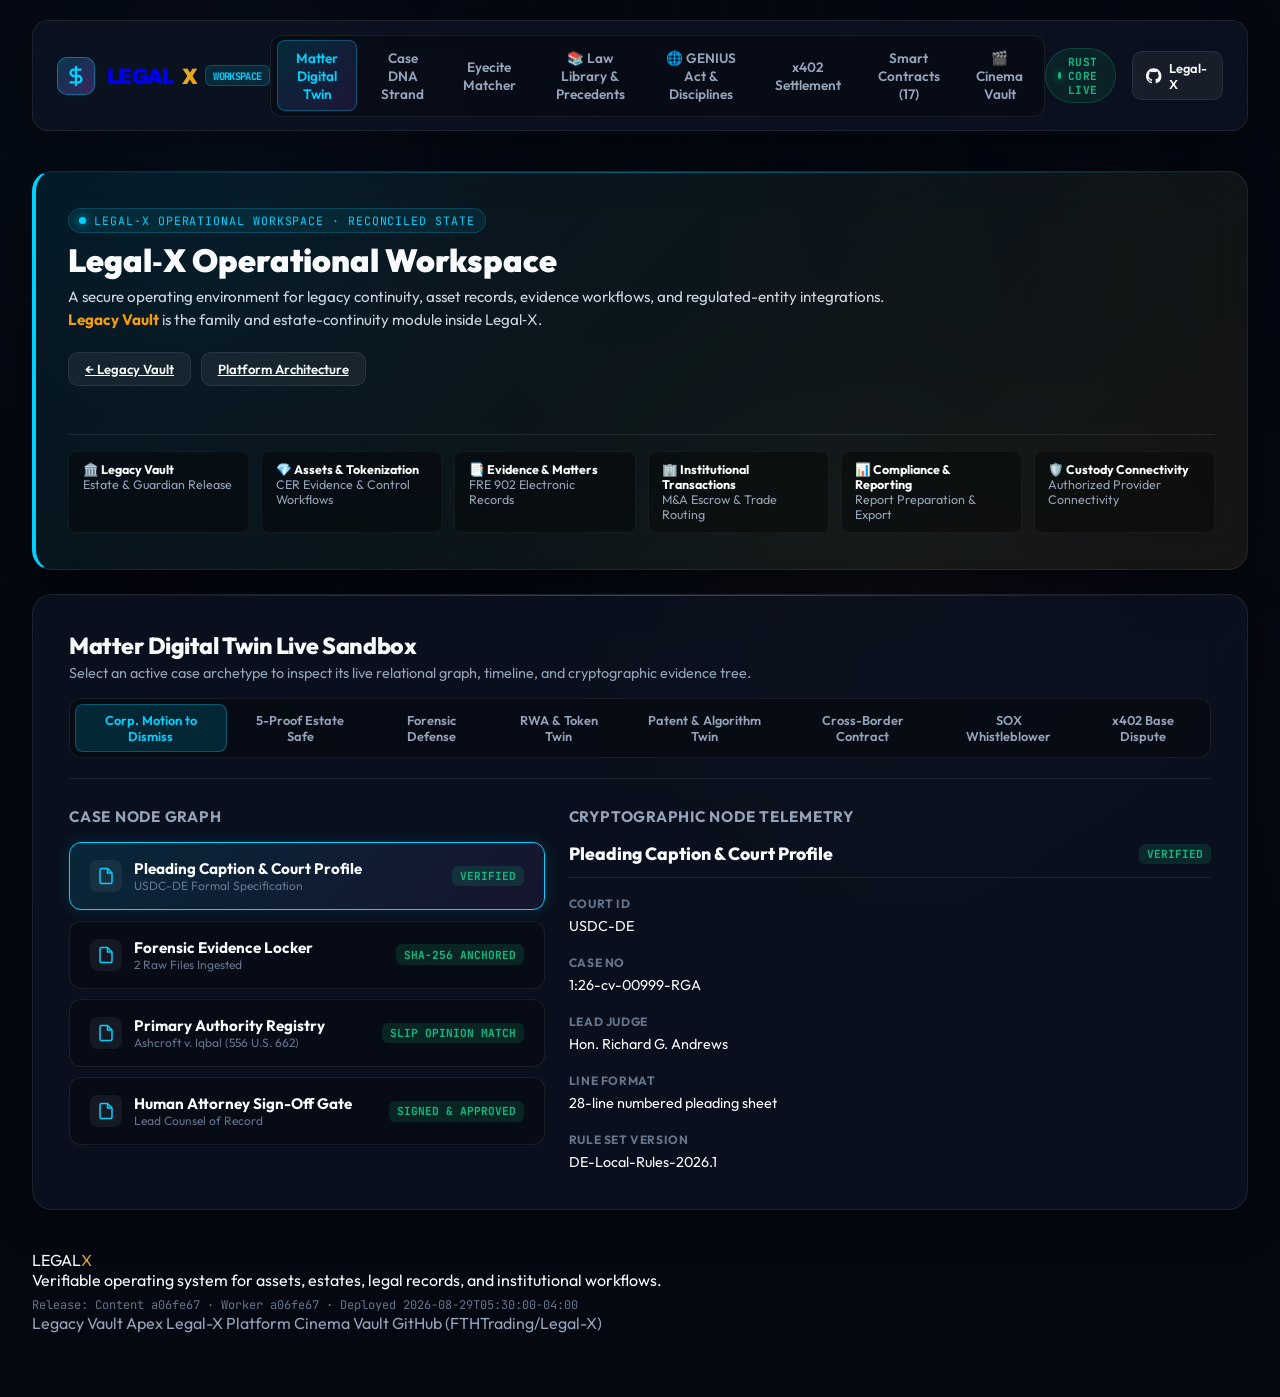
<file: site/app_portal.html>
<!DOCTYPE html>
<html lang="en">
<head>
  <meta charset="UTF-8">
  <meta name="viewport" content="width=device-width, initial-scale=1.0">
  <title>Legal-X Operational Workspace — A Verifiable Legal & Asset Operating System</title>
  <meta name="description" content="Operational Legal-X institutional workspace for legacy continuity, asset records, evidence workflows, and regulated-entity integrations.">
  <link rel="preconnect" href="https://fonts.googleapis.com">
  <link rel="preconnect" href="https://fonts.gstatic.com" crossorigin>
  <link href="https://fonts.googleapis.com/css2?family=Outfit:wght@300;400;500;600;700;800;900&family=JetBrains+Mono:wght@400;500;700&display=swap" rel="stylesheet">
  <link rel="stylesheet" href="style.css">
</head>
<body>
  <!-- Ambient Liquid Mesh Background -->
  <div class="liquid-mesh-container">
    <video id="liveAmbientVideo" class="live-bg-video" autoplay loop muted playsinline style="display:none;"></video>
    <div class="live-bg-overlay" id="liveBgOverlay" style="display:none;"></div>
    <div class="liquid-blob blob-1"></div>
    <div class="liquid-blob blob-2"></div>
    <div class="liquid-blob blob-3"></div>
    <div class="grid-overlay"></div>
  </div>

  <!-- Main App Shell -->
  <div class="app-container">
    
    <!-- Liquid Glass Navigation Bar -->
    <header class="glass-nav">
      <div class="nav-left">
        <a href="index.html" class="brand-badge" style="text-decoration:none;">
          <div class="brand-icon">
            <svg width="22" height="22" viewBox="0 0 24 24" fill="none" stroke="currentColor" stroke-width="2.5" stroke-linecap="round" stroke-linejoin="round"><path d="M12 2v20M17 5H9.5a3.5 3.5 0 0 0 0 7h5a3.5 3.5 0 0 1 0 7H6"/></svg>
          </div>
          <div class="brand-title">
            LEGAL<span class="gold-gradient">X</span>
            <span class="version-tag">WORKSPACE</span>
          </div>
        </a>
      </div>

      <nav class="nav-center">
        <button class="nav-link active" data-tab="twin-explorer">Matter Digital Twin</button>
        <button class="nav-link" data-tab="dna-visualizer">Case DNA Strand</button>
        <button class="nav-link" data-tab="citation-engine">Eyecite Matcher</button>
        <button class="nav-link" data-tab="law-library">📚 Law Library & Precedents</button>
        <button class="nav-link" data-tab="genius-global-rwa">🌐 GENIUS Act & Disciplines</button>
        <button class="nav-link" data-tab="x402-rail">x402 Settlement</button>
        <button class="nav-link" data-tab="contracts-view">Smart Contracts (17)</button>
        <button class="nav-link" data-tab="cinema-studio">🎬 Cinema Vault</button>
      </nav>

      <div class="nav-right">
        <div class="status-pill">
          <span class="pulse-dot"></span>
          <span class="status-text">RUST CORE LIVE</span>
        </div>
        <a href="https://github.com/FTHTrading/Legal-X" target="_blank" class="github-btn">
          <svg width="18" height="18" viewBox="0 0 24 24" fill="currentColor"><path d="M12 0C5.37 0 0 5.37 0 12c0 5.31 3.435 9.795 8.205 11.385.6.105.825-.255.825-.57 0-.285-.015-1.23-.015-2.235-3.015.555-3.795-.735-4.035-1.41-.135-.345-.72-1.41-1.23-1.695-.42-.225-1.02-.78-.015-.795.945-.015 1.62.87 1.845 1.23 1.08 1.815 2.805 1.305 3.495.99.105-.78.42-1.305.765-1.605-2.67-.3-5.46-1.335-5.46-5.925 0-1.305.465-2.385 1.23-3.225-.12-.3-.54-1.53.12-3.18 0 0 1.005-.315 3.3 1.23.96-.27 1.98-.405 3-.405s2.04.135 3 .405c2.295-1.56 3.3-1.23 3.3-1.23.66 1.65.24 2.88.12 3.18.765.84 1.23 1.905 1.23 3.225 0 4.605-2.805 5.625-5.475 5.925.435.375.81 1.095.81 2.22 0 1.605-.015 2.895-.015 3.3 0 .315.225.69.825.57A12.02 12.02 0 0 0 24 12c0-6.63-5.37-12-12-12z"/></svg>
          <span>Legal-X</span>
        </a>
      </div>
    </header>

    <!-- Main Content Grid -->
    <main class="main-content">
      
      <!-- OPERATIONAL WORKSPACE HERO HEADER -->
      <section class="glass-card-full" style="padding: 2.25rem 2rem; margin-bottom: 1.5rem; background: linear-gradient(135deg, rgba(0, 210, 255, 0.08), rgba(212, 175, 55, 0.08)); border-left: 4px solid var(--cyan);">
        <div style="display:flex; justify-content:space-between; align-items:center; flex-wrap:wrap; gap:1.25rem;">
          <div style="max-width:850px;">
            <div class="cinema-header-tag" style="margin-bottom:0.5rem;">
              <span class="live-pulse-dot"></span>
              <span>LEGAL-X OPERATIONAL WORKSPACE · RECONCILED STATE</span>
            </div>
            <h1 style="font-size: 2rem; font-weight: 900; color: var(--text-main); line-height: 1.2;">
              Legal‑X Operational Workspace
            </h1>
            <p style="font-size: 0.95rem; color: #cbd5e1; line-height: 1.5; margin-top: 0.4rem;">
              A secure operating environment for legacy continuity, asset records, evidence workflows, and regulated-entity integrations. <strong style="color:var(--gold-bright);">Legacy Vault</strong> is the family and estate-continuity module inside Legal‑X.
            </p>
          </div>
          <div style="display:flex; gap:0.6rem; flex-wrap:wrap;">
            <a href="index.html" class="secondary-btn" style="font-size:0.82rem; padding:0.5rem 1rem;">← Legacy Vault</a>
            <a href="legal-x.html" class="secondary-btn" style="font-size:0.82rem; padding:0.5rem 1rem;">Platform Architecture</a>
          </div>
        </div>

        <!-- 6 Solution / Module Quick Switchers -->
        <div style="display:grid; grid-template-columns:repeat(auto-fit, minmax(170px, 1fr)); gap:0.75rem; margin-top:1.25rem; border-top:1px solid rgba(255,255,255,0.08); padding-top:1rem;">
          <div style="background:rgba(0,0,0,0.35); padding:0.65rem 0.85rem; border-radius:8px; border:1px solid rgba(255,255,255,0.05); font-size:0.78rem;">
            <strong style="color:#fff; display:block;">🏛️ Legacy Vault</strong>
            <span style="color:#94a3b8;">Estate & Guardian Release</span>
          </div>
          <div style="background:rgba(0,0,0,0.35); padding:0.65rem 0.85rem; border-radius:8px; border:1px solid rgba(255,255,255,0.05); font-size:0.78rem;">
            <strong style="color:#fff; display:block;">💎 Assets & Tokenization</strong>
            <span style="color:#94a3b8;">CER Evidence & Control Workflows</span>
          </div>
          <div style="background:rgba(0,0,0,0.35); padding:0.65rem 0.85rem; border-radius:8px; border:1px solid rgba(255,255,255,0.05); font-size:0.78rem;">
            <strong style="color:#fff; display:block;">📑 Evidence & Matters</strong>
            <span style="color:#94a3b8;">FRE 902 Electronic Records</span>
          </div>
          <div style="background:rgba(0,0,0,0.35); padding:0.65rem 0.85rem; border-radius:8px; border:1px solid rgba(255,255,255,0.05); font-size:0.78rem;">
            <strong style="color:#fff; display:block;">🏢 Institutional Transactions</strong>
            <span style="color:#94a3b8;">M&A Escrow & Trade Routing</span>
          </div>
          <div style="background:rgba(0,0,0,0.35); padding:0.65rem 0.85rem; border-radius:8px; border:1px solid rgba(255,255,255,0.05); font-size:0.78rem;">
            <strong style="color:#fff; display:block;">📊 Compliance & Reporting</strong>
            <span style="color:#94a3b8;">Report Preparation & Export</span>
          </div>
          <div style="background:rgba(0,0,0,0.35); padding:0.65rem 0.85rem; border-radius:8px; border:1px solid rgba(255,255,255,0.05); font-size:0.78rem;">
            <strong style="color:#fff; display:block;">🛡️ Custody Connectivity</strong>
            <span style="color:#94a3b8;">Authorized Provider Connectivity</span>
          </div>
        </div>
      </section>

      <!-- TAB 1: MATTER DIGITAL TWIN EXPLORER -->
      <section id="twin-explorer" class="tab-pane active">
        <div class="glass-card-full">
          <div class="panel-header">
            <div>
              <h2 class="panel-title">Matter Digital Twin Live Sandbox</h2>
              <p class="panel-desc">Select an active case archetype to inspect its live relational graph, timeline, and cryptographic evidence tree.</p>
            </div>
            <div class="matter-switcher">
              <button class="matter-btn active" data-matter="mat_2026_corp">Corp. Motion to Dismiss</button>
              <button class="matter-btn" data-matter="mat_2026_estate">5-Proof Estate Safe</button>
              <button class="matter-btn" data-matter="mat_2026_investigation">Forensic Defense</button>
              <button class="matter-btn" data-matter="mat_2026_securities_rwa">RWA & Token Twin</button>
              <button class="matter-btn" data-matter="mat_2026_patent">Patent & Algorithm Twin</button>
              <button class="matter-btn" data-matter="mat_2026_commercial">Cross-Border Contract</button>
              <button class="matter-btn" data-matter="mat_2026_whistleblower">SOX Whistleblower</button>
              <button class="matter-btn" data-matter="mat_2026_arbitration_x402">x402 Base Dispute</button>
            </div>
          </div>

          <div class="twin-workspace-grid">
            <div class="twin-left-panel">
              <h3 class="subpanel-title">Case Node Graph</h3>
              <div class="node-tree" id="nodeTree"></div>
            </div>
            <div class="twin-right-panel">
              <h3 class="subpanel-title">Cryptographic Node Telemetry</h3>
              <div class="node-inspector" id="nodeInspector"></div>
            </div>
          </div>
        </div>
      </section>

      <!-- TAB 2: CASE DNA STRAND CANVAS VISUALIZER -->
      <section id="dna-visualizer" class="tab-pane">
        <div class="glass-card-full">
          <div class="panel-header">
            <div>
              <h2 class="panel-title">Living Case DNA Strand & Immutable Ledger</h2>
              <p class="panel-desc">Real-time DAG block sequencing. Each block is cryptographically bound to parent hash and state root.</p>
            </div>
            <div class="engine-pills">
              <span class="pill-blue">DAG Directed Acyclic Graph</span>
              <span class="pill-gold">Dual Digest BLAKE2b/SHA-256</span>
            </div>
          </div>

          <div class="canvas-container">
            <canvas id="dnaCanvas" width="1100" height="380"></canvas>
            <div class="canvas-overlay-hud">
              <span class="hud-item">BLOCK HEIGHT: <strong id="hudBlockHeight">#18,492,021</strong></span>
              <span class="hud-item">HASH STATE: <strong id="hudHashState">0x3a4f...6913</strong></span>
              <span class="hud-item">ATTORNEY SIGN: <strong id="hudSignStatus">CERTIFIED /s/</strong></span>
            </div>
          </div>

          <div class="dna-blocks-row" id="dnaBlocksRow"></div>
        </div>
      </section>

      <!-- TAB 3: DETERMINISTIC EYECITE CITATION MATCHER -->
      <section id="citation-engine" class="tab-pane">
        <div class="glass-card-full">
          <div class="panel-header">
            <div>
              <h2 class="panel-title">Deterministic Citation & Quotation Matcher</h2>
              <p class="panel-desc">Zero-hallucination fail-closed citation verification against official CourtListener and GovInfo slip opinions.</p>
            </div>
            <span class="pill-green">Fail-Closed Verification Active</span>
          </div>

          <div class="citation-layout-grid">
            <div class="citation-input-col">
              <label for="draftTextInput" class="input-lbl">Pleading / Brief Draft Excerpt</label>
              <textarea id="draftTextInput" class="glass-textarea" rows="7" placeholder="Paste pleading draft with citation here...">Under Ashcroft v. Iqbal, 556 U.S. 662, 678 (2009), to survive a motion to dismiss, a complaint must contain sufficient factual matter, accepted as true, to state a claim to relief that is plausible on its face.</textarea>
              
              <div class="button-row">
                <button class="action-btn" id="runCitationAuditBtn">Run Eyecite Verification Audit</button>
                <button class="secondary-btn" id="insertFakeCitationBtn">Insert Fabricated Citation (Mata v. Avianca Test)</button>
              </div>
            </div>

            <div class="citation-output-col">
              <label class="input-lbl">Verification Result & Offset Inspector</label>
              <div id="citationAuditResult" class="audit-result-box"></div>
            </div>
          </div>
        </div>
      </section>

      <!-- TAB 4: LAW LIBRARY & LANDMARK PRECEDENTS -->
      <section id="law-library" class="tab-pane">
        <div class="glass-card-full">
          <div class="panel-header">
            <div>
              <div class="cinema-header-tag">
                <span class="live-pulse-dot"></span>
                <span>FAIL-CLOSED PRIMARY OPINION CORPUS · GOVINFO / COURTLISTENER SYNCED</span>
              </div>
              <h2 class="panel-title">Legal-X Sovereign Law Library & Precedents</h2>
              <p class="panel-desc">Search, filter, and inspect verified landmark Supreme Court, Delaware Chancery, FRE, and Securities precedents with exact slip opinion character-offset hashes and pin-cites.</p>
            </div>
            <div class="engine-pills">
              <span class="pill-blue">24 Indexed Precedents</span>
              <span class="pill-gold">Exact Substring Offset Grounding</span>
            </div>
          </div>

          <div class="media-toolbar">
            <div class="search-box-wrapper">
              <svg width="18" height="18" viewBox="0 0 24 24" fill="none" stroke="currentColor" stroke-width="2"><circle cx="11" cy="11" r="8"/><path d="M21 21l-4.35-4.35"/></svg>
              <input type="text" id="lawSearchInput" class="glass-search-input" placeholder="Search official law library by case name, citation, topic (e.g. Iqbal, Howey, Caremark, Rule 902)...">
            </div>

            <div class="category-pills-row" id="lawCategoryPillsRow">
              <button class="filter-pill active" data-law-cat="all">All Precedents (24)</button>
              <button class="filter-pill" data-law-cat="Civil Procedure & Pleading Standards">Civil Procedure (5)</button>
              <button class="filter-pill" data-law-cat="Evidence & FRE 902 Authentication">Evidence & FRE (6)</button>
              <button class="filter-pill" data-law-cat="Securities, Digital Assets & RWA">Securities & RWA (5)</button>
              <button class="filter-pill" data-law-cat="Corporate Governance & Delaware Chancery">Chancery & Governance (4)</button>
              <button class="filter-pill" data-law-cat="AI Ethics, Candor & Sanctions Precedents">AI Ethics & Sanctions (3)</button>
              <button class="filter-pill" data-law-cat="Intellectual Property & Algorithm Patentability">IP & Patents (1)</button>
            </div>
          </div>

          <div class="law-precedents-grid" id="lawPrecedentsGrid"></div>
        </div>
      </section>

      <!-- TAB 5: GENIUS ACT & GLOBAL LEGAL DISCIPLINES -->
      <section id="genius-global-rwa" class="tab-pane">
        <div class="glass-card-full">
          <div class="panel-header">
            <div>
              <div class="cinema-header-tag">
                <span class="live-pulse-dot"></span>
                <span>GENIUS ACT STATUTORY STANDARD · GLOBAL RWA PERFECTION · UCC ART. 12 CERs</span>
              </div>
              <h2 class="panel-title">GENIUS Act & Global Legal Disciplines Architecture</h2>
              <p class="panel-desc">Statutory compliance, smart contracts, and evidentiary protocols across all major legal disciplines and international financial jurisdictions.</p>
            </div>
            <div class="engine-pills">
              <span class="pill-gold">17 Production Smart Contracts</span>
              <span class="pill-blue">11 Global Jurisdictions</span>
              <span class="pill-purple">UCC Article 12 CER Enforceable</span>
            </div>
          </div>

          <div class="jurisdiction-deck-container">
            <h3 class="subpanel-title">Select Global Jurisdiction / Regulatory Regime</h3>
            <div class="jurisdiction-pills-row" id="jurisdictionPillsRow">
              <button class="jur-btn active" data-jur="us_delaware">🇺🇸 US (Delaware & Federal)</button>
              <button class="jur-btn" data-jur="us_wyoming">🇺🇸 US (Wyoming DAO & Trust)</button>
              <button class="jur-btn" data-jur="us_newyork">🇺🇸 US (New York UCC Art. 12)</button>
              <button class="jur-btn" data-jur="eu_mica">🇪🇺 EU (MiCA & Luxembourg)</button>
              <button class="jur-btn" data-jur="uk_law">🇬🇧 United Kingdom (Common Law)</button>
              <button class="jur-btn" data-jur="uae_difc">🇦🇪 UAE (Dubai DIFC / ADGM)</button>
              <button class="jur-btn" data-jur="ch_dlt">🇨🇭 Switzerland (Swiss DLT Act)</button>
              <button class="jur-btn" data-jur="sg_mas">🇸🇬 Singapore (MAS Guardian)</button>
              <button class="jur-btn" data-jur="hk_sfc">🇭🇰 Hong Kong (SFC Tokenized)</button>
              <button class="jur-btn" data-jur="ky_spv">🇰🇾 Cayman Islands & BVI</button>
            </div>

            <div class="jur-telemetry-box" id="jurTelemetryBox"></div>
          </div>

          <div class="disciplines-explorer-wrapper">
            <div class="panel-header" style="margin-top:1.5rem;">
              <div>
                <h3 class="panel-title" style="font-size:1.25rem;">Legal Discipline Smart Contract Matrix</h3>
                <p class="panel-desc">On-chain smart contracts custom-tailored for each legal practice discipline.</p>
              </div>
              <div class="category-pills-row" id="disciplineFilterRow">
                <button class="filter-pill active" data-disc-cat="all">All Disciplines (10)</button>
                <button class="filter-pill" data-disc-cat="Corporate & M&A">Corporate & M&A</button>
                <button class="filter-pill" data-disc-cat="Real Estate & Title">Real Estate & Title</button>
                <button class="filter-pill" data-disc-cat="RWA & Securities">RWA & Securities</button>
                <button class="filter-pill" data-disc-cat="Intellectual Property">IP & Patents</button>
                <button class="filter-pill" data-disc-cat="Trade Finance">Trade Finance</button>
                <button class="filter-pill" data-disc-cat="Trust & Estates">Trust & Estates</button>
                <button class="filter-pill" data-disc-cat="Arbitration">Arbitration</button>
                <button class="filter-pill" data-disc-cat="Insolvency">Insolvency</button>
                <button class="filter-pill" data-disc-cat="Privacy & Data">Privacy & GDPR</button>
              </div>
            </div>

            <div class="disciplines-cards-grid" id="disciplinesCardsGrid"></div>
          </div>
        </div>
      </section>

      <!-- TAB 6: x402 MACHINE SETTLEMENT SIMULATOR -->
      <section id="x402-rail" class="tab-pane">
        <div class="glass-card-full">
          <div class="panel-header">
            <div>
              <h2 class="panel-title">x402 CloudFront Edge & Base USDC Settlement Rail</h2>
              <p class="panel-desc">Experience the zero-origin-load HTTP 402 challenge gate, wallet signing, and atomic DynamoDB conditional settlement.</p>
            </div>
            <span class="pill-purple">Base Chain ID: 8453</span>
          </div>

          <div class="x402-grid">
            <div class="step-card" id="step1Card">
              <div class="step-num">01</div>
              <h4>Bare Inbound Call</h4>
              <p>Autonomous AI agent calls <code>/v1/proof/evidence/...</code> without payment headers.</p>
              <button class="mini-btn" id="sendUnpaidBtn">Send Unpaid GET</button>
            </div>

            <div class="step-card" id="step2Card">
              <div class="step-num">02</div>
              <h4>CloudFront 402 Challenge</h4>
              <p>Edge Lambda interceptor returns <code>HTTP 402</code> with Base64 USDC challenge and 300s TTL.</p>
              <div class="code-preview" id="challengePreview">Awaiting Request...</div>
            </div>

            <div class="step-card" id="step3Card">
              <div class="step-num">03</div>
              <h4>Agent Wallet Sign & Resubmit</h4>
              <p>Sign the challenge with private key and attach to <code>PAYMENT-SIGNATURE</code> header.</p>
              <button class="mini-btn disabled" id="signChallengeBtn" disabled>Sign & Settle on Base</button>
            </div>

            <div class="step-card" id="step4Card">
              <div class="step-num">04</div>
              <h4>Origin Execution & 200 OK</h4>
              <p>Origin executes atomic DynamoDB conditional write and returns the verified ProofBundle.</p>
              <div class="code-preview" id="originPreview">Awaiting Settlement...</div>
            </div>
          </div>
        </div>
      </section>

      <!-- TAB 7: SMART CONTRACTS & REPOSITORY SCHEMAS -->
      <section id="contracts-view" class="tab-pane">
        <div class="glass-card-full">
          <div class="panel-header">
            <div>
              <h2 class="panel-title">Verified Smart Contracts & JSON Schemas (17 On-Chain Modules)</h2>
              <p class="panel-desc">Production Solidity contracts for FRE 902 provenance, case DNA strands, x402 escrow, attorney quorum, and litigation finance.</p>
            </div>
            <a href="https://github.com/FTHTrading/Legal-X" target="_blank" class="action-btn">View on GitHub</a>
          </div>

          <div class="contracts-accordion">
            <div class="accordion-item">
              <div class="accordion-header">
                <span class="file-tag">SOL</span>
                <span class="file-name">contracts/LegalProofRegistry.sol</span>
                <span class="chevron">▼</span>
              </div>
              <div class="accordion-body">
                <pre><code>// SPDX-License-Identifier: MIT
pragma solidity ^0.8.20;

contract LegalProofRegistry {
    struct ProofRecord {
        bytes32 sha256Digest;
        bytes32 blake2Digest;
        string matterId;
        string documentUuid;
        address signer;
        uint256 timestamp;
        bool isRevoked;
    }
    mapping(bytes32 => ProofRecord) public proofs;
    event ProofAnchored(bytes32 indexed documentHash, string indexed matterId, address indexed signer);
}</code></pre>
              </div>
            </div>

            <div class="accordion-item">
              <div class="accordion-header">
                <span class="file-tag">SOL</span>
                <span class="file-name">contracts/CaseDNARegistry.sol</span>
                <span class="chevron">▼</span>
              </div>
              <div class="accordion-body">
                <pre><code>// SPDX-License-Identifier: MIT
pragma solidity ^0.8.20;

contract CaseDNARegistry {
    enum MatterStatus { Inception, Discovery, PleadingActive, InTrial, InSettlement, Adjudicated, Sealed }
    struct MatterStrand {
        string matterId;
        bytes32 genesisStateDigest;
        bytes32 latestStateDigest;
        uint256 blockTimestamp;
        uint256 amendmentCount;
        MatterStatus status;
        address leadCounsel;
    }
    mapping(string => MatterStrand) public matters;
}</code></pre>
              </div>
            </div>

            <div class="accordion-item">
              <div class="accordion-header">
                <span class="file-tag">SOL</span>
                <span class="file-name">contracts/FRE902EvidenceVault.sol</span>
                <span class="chevron">▼</span>
              </div>
              <div class="accordion-body">
                <pre><code>// SPDX-License-Identifier: MIT
pragma solidity ^0.8.20;

contract FRE902EvidenceVault {
    struct EvidencePackage {
        bytes32 sha256Checksum;
        bytes32 blake2bChecksum;
        string matterId;
        string exhibitLabel;
        uint256 blockchainAnchorTimestamp;
        address custodianAddress;
        bool isCertifiedFRE902_13;
        bool isCertifiedFRE902_14;
    }
    mapping(bytes32 => EvidencePackage) public evidenceRegistry;
}</code></pre>
              </div>
            </div>

            <div class="accordion-item">
              <div class="accordion-header">
                <span class="file-tag">SOL</span>
                <span class="file-name">contracts/RWAGeniusActAssetVault.sol</span>
                <span class="chevron">▼</span>
              </div>
              <div class="accordion-body">
                <pre><code>// SPDX-License-Identifier: MIT
pragma solidity ^0.8.20;

contract RWAGeniusActAssetVault {
    enum Jurisdiction { US_Delaware, US_Wyoming, US_NewYork, EU_Luxembourg, UK_CommonLaw, UAE_DIFC, UAE_ADGM, CH_Switzerland, SG_Singapore, HK_SFC, KY_Cayman }
    struct RWAAssetStrand {
        string assetId;
        string cusipOrIsin;
        Jurisdiction primaryJurisdiction;
        uint256 appraisalValuationUSD;
        bytes32 uccArticle12ControlHash;
        bool isPerfectionAnchored;
    }
    mapping(string => RWAAssetStrand) public rwaAssets;
}</code></pre>
              </div>
            </div>
          </div>
        </div>
      </section>

      <!-- TAB 8: LEGAL CINEMA & MEDIA STUDIO -->
      <section id="cinema-studio" class="tab-pane">
        <div class="glass-card-full">
          <div class="panel-header">
            <div>
              <div class="cinema-header-tag">
                <span class="live-pulse-dot"></span>
                <span>SOVEREIGN ARCHIVE & CINEMATIC SUITE</span>
              </div>
              <h2 class="panel-title">Legal-X Sovereign Cinema & Evidentiary Media Vault</h2>
              <p class="panel-desc">Interactive HD video streaming, courtroom storyboards, evidentiary renders, and instant embed snippet generator.</p>
            </div>
            <div class="engine-pills">
              <span class="pill-gold">21 Sovereign Assets</span>
              <span class="pill-blue">1080p Master Archive</span>
              <span class="pill-purple">FRE 902 Lineage</span>
            </div>
          </div>

          <div class="cinema-theater-deck" id="cinemaTheaterDeck">
            <div class="video-screen-wrapper">
              <video id="cinemaPlayer" class="cinema-main-video" controls playsinline poster="media/thumbnails/courtroom_mastery_01.jpg">
                <source id="cinemaVideoSource" src="media/videos/courtroom_mastery_01.mp4" type="video/mp4">
              </video>
              <div class="video-hud-overlay">
                <span class="hud-chip live-chip"><span class="pulse-dot-small"></span> STREAMING HD</span>
                <span class="hud-chip" id="playerAssetTitle">Futuristic Courtroom Mastery</span>
                <span class="hud-chip" id="playerResolutionBadge">1920x1080 · 24fps</span>
              </div>
            </div>

            <div class="theater-control-pod">
              <div class="director-pod-header">
                <div class="director-title-box">
                  <span class="asset-meta-category" id="theaterCategoryBadge">COURTROOM_MASTERY</span>
                  <h3 class="asset-meta-title" id="theaterTitle">Futuristic Courtroom Mastery</h3>
                  <p class="asset-meta-desc" id="theaterDescription">Master archival recording of high-tech courtroom proceedings with holographic display anchors and evidence streams.</p>
                </div>
                <div class="ambient-toggle-box">
                  <button id="setAmbientBgBtn" class="ambient-action-btn">
                    <svg width="18" height="18" viewBox="0 0 24 24" fill="none" stroke="currentColor" stroke-width="2"><circle cx="12" cy="12" r="10"/><path d="M12 2a10 10 0 0 1 10 10"/></svg>
                    <span>Set As Site Background</span>
                  </button>
                </div>
              </div>

              <div class="snippet-generator-box">
                <div class="snippet-tabs">
                  <button class="snip-tab active" data-snip="html">HTML5 Video</button>
                  <button class="snip-tab" data-snip="jsx">React / JSX</button>
                  <button class="snip-tab" data-snip="css">CSS Background</button>
                  <button class="snip-tab" data-snip="raw">Local Path</button>
                </div>
                <div class="snippet-code-container">
                  <pre><code id="snippetCodeDisplay">&lt;video src="/media/videos/courtroom_mastery_01.mp4" autoplay loop muted playsinline&gt;&lt;/video&gt;</code></pre>
                  <button id="copySnippetBtn" class="copy-snip-btn">📋 Copy Snippet</button>
                </div>
              </div>
            </div>
          </div>

          <div class="media-toolbar">
            <div class="search-box-wrapper">
              <svg width="18" height="18" viewBox="0 0 24 24" fill="none" stroke="currentColor" stroke-width="2"><circle cx="11" cy="11" r="8"/><path d="M21 21l-4.35-4.35"/></svg>
              <input type="text" id="mediaSearchInput" class="glass-search-input" placeholder="Search archive by title, theme, courtroom, category...">
            </div>

            <div class="category-pills-row" id="categoryPillsRow">
              <button class="filter-pill active" data-cat="all">All Media (21)</button>
              <button class="filter-pill" data-cat="courtroom_mastery">Courtroom Mastery (3)</button>
              <button class="filter-pill" data-cat="courtroom_drama">Courtroom Drama (4)</button>
              <button class="filter-pill" data-cat="justice_unveiled">Justice Unveiled (2)</button>
              <button class="filter-pill" data-cat="courtroom_confrontation">Confrontation (2)</button>
              <button class="filter-pill" data-cat="justice_resolved">Justice Resolved (2)</button>
              <button class="filter-pill" data-cat="digital_justice_helix">Helix & Architecture (2)</button>
              <button class="filter-pill" data-cat="images">High-Res Renders (3)</button>
            </div>
          </div>

          <div class="media-cards-grid" id="mediaCardsGrid"></div>
        </div>
      </section>

    </main>

    <!-- Footer -->
    <footer class="footer-glass">
      <div class="footer-inner">
        <div>
          <div class="footer-brand">LEGAL<span class="gold-gradient">X</span></div>
          <p class="footer-tagline">Verifiable operating system for assets, estates, legal records, and institutional workflows.</p>
          <small class="build-marker" data-release="legal-x-workspace" style="display:block; margin-top:0.4rem; font-family:var(--font-mono); font-size:0.75rem; color:var(--text-dim);">Release: Content a06fe67 · Worker a06fe67 · Deployed 2026-08-29T05:30:00-04:00</small>
        </div>
        <div class="footer-links-group">
          <a href="index.html" class="footer-link">Legacy Vault Apex</a>
          <a href="legal-x.html" class="footer-link">Legal-X Platform</a>
          <a href="cinema.html" class="footer-link">Cinema Vault</a>
          <a href="https://github.com/FTHTrading/Legal-X" target="_blank" class="footer-link">GitHub (FTHTrading/Legal-X)</a>
        </div>
      </div>
    </footer>

  </div>

  <div id="toastNotification" class="toast-popup"></div>

  <script src="app.js"></script>
</body>
</html>
</file>
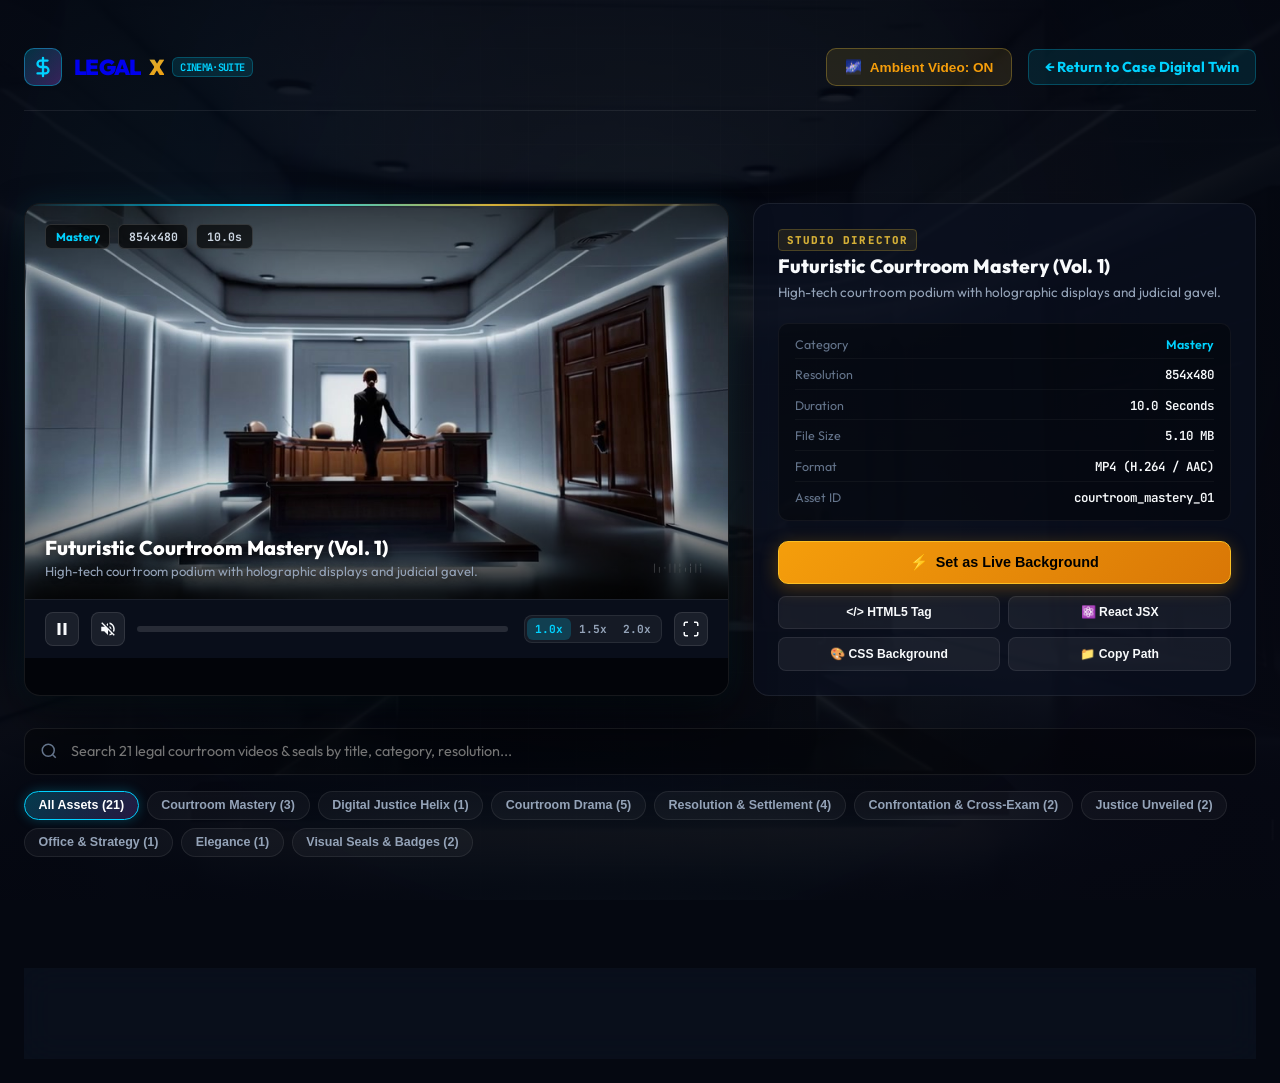
<file: site/cinema.html>
<!DOCTYPE html>
<html lang="en">
<head>
  <meta charset="UTF-8">
  <meta name="viewport" content="width=device-width, initial-scale=1.0">
  <title>Legal-X Sovereign Cinema & Video Vault</title>
  <meta name="description" content="Sovereign Legal-Record Chain & Courtroom Media Suite. 18 4K Futuristic Courtroom & Digital Justice Sequence Videos + Provenance Seals.">
  <link rel="preconnect" href="https://fonts.googleapis.com">
  <link rel="preconnect" href="https://fonts.gstatic.com" crossorigin>
  <link href="https://fonts.googleapis.com/css2?family=Outfit:wght@300;400;500;600;700;800;900&family=JetBrains+Mono:wght@400;500;700&display=swap" rel="stylesheet">
  <link rel="stylesheet" href="style.css">
  <style>
    .cinema-standalone-header {
      display: flex;
      justify-content: space-between;
      align-items: center;
      padding: 1.5rem 0;
      border-bottom: 1px solid var(--border-glass);
      margin-bottom: 2rem;
    }
    .back-home-link {
      display: inline-flex;
      align-items: center;
      gap: 0.5rem;
      color: var(--cyan);
      text-decoration: none;
      font-weight: 700;
      font-size: 0.9rem;
      background: rgba(0, 210, 255, 0.1);
      border: 1px solid rgba(0, 210, 255, 0.25);
      padding: 0.5rem 1rem;
      border-radius: 8px;
      transition: all 0.2s ease;
    }
    .back-home-link:hover {
      background: var(--cyan);
      color: #000;
      box-shadow: 0 0 16px rgba(0, 210, 255, 0.4);
    }
  </style>
</head>
<body>
  <!-- Ambient Liquid Mesh Background -->
  <div class="liquid-mesh-container">
    <video id="liveAmbientVideo" class="live-bg-video" autoplay loop muted playsinline poster="media/thumbnails/courtroom_mastery_01.jpg" src="media/videos/courtroom_mastery_01.mp4"></video>
    <div class="live-bg-overlay" id="liveBgOverlay"></div>
    <div class="liquid-blob blob-1"></div>
    <div class="liquid-blob blob-2"></div>
    <div class="liquid-blob blob-3"></div>
    <div class="grid-overlay"></div>
  </div>

  <div class="app-container" style="max-width: 1380px; margin: 0 auto; padding: 1.5rem;">
    <!-- Standalone Header -->
    <header class="cinema-standalone-header">
      <div class="nav-left">
        <a href="index.html" style="text-decoration:none;">
          <div class="brand-badge">
            <div class="brand-icon">
              <svg width="22" height="22" viewBox="0 0 24 24" fill="none" stroke="currentColor" stroke-width="2.5" stroke-linecap="round" stroke-linejoin="round"><path d="M12 2v20M17 5H9.5a3.5 3.5 0 0 0 0 7h5a3.5 3.5 0 0 1 0 7H6"/></svg>
            </div>
            <div class="brand-title">
              LEGAL<span class="gold-gradient">X</span>
              <span class="version-tag">CINEMA·SUITE</span>
            </div>
          </div>
        </a>
      </div>

      <div style="display:flex; gap:1rem; align-items:center;">
        <button class="bg-toggle-btn active" id="toggleLiveBgBtn">
          <span class="btn-icon">🌌</span>
          <span id="bgToggleText">Ambient Video: ON</span>
        </button>
        <a href="index.html" class="back-home-link">
          <span>← Return to Case Digital Twin</span>
        </a>
      </div>
    </header>

    <main>
      <!-- Featured Cinema Screen & Director Pod -->
      <div class="cinema-featured-pod">
        <!-- Left: High-Def Player -->
        <div class="theater-screen-box">
          <div class="theater-glow-rim"></div>
          
          <div class="player-wrapper" id="theaterPlayerWrapper">
            <video id="mainTheaterVideo" class="main-screen-video" autoplay loop muted playsinline poster="media/thumbnails/courtroom_mastery_01.jpg" src="media/videos/courtroom_mastery_01.mp4"></video>
            <img id="mainTheaterImage" class="main-screen-image" style="display:none;" alt="Legal Asset">
            
            <!-- HUD Telemetry Overlay -->
            <div class="theater-hud">
              <div class="hud-top">
                <span class="hud-pill" id="hudCategory">Mastery</span>
                <span class="hud-pill mono" id="hudResolution">854x480</span>
                <span class="hud-pill mono" id="hudDuration">10.0s</span>
              </div>
              <div class="hud-bottom">
                <h3 class="hud-title" id="hudTitle">Futuristic Courtroom Mastery (Vol. 1)</h3>
                <p class="hud-sub" id="hudDescription">High-tech courtroom podium with holographic displays and judicial gavel.</p>
              </div>
            </div>
          </div>

          <!-- Custom Video Control Deck -->
          <div class="theater-controls-deck">
            <div class="control-left">
              <button class="ctrl-btn" id="theaterPlayPauseBtn" title="Play/Pause">
                <svg width="18" height="18" viewBox="0 0 24 24" fill="currentColor" id="playIcon"><path d="M6 4h4v16H6zm8 0h4v16h-4z"/></svg>
              </button>
              <button class="ctrl-btn" id="theaterMuteBtn" title="Mute/Unmute">
                <svg width="18" height="18" viewBox="0 0 24 24" fill="currentColor" id="muteIcon"><path d="M16.5 12c0-1.77-1.02-3.29-2.5-4.03v2.21l2.45 2.45c.03-.2.05-.41.05-.63zm2.5 0c0 .94-.2 1.82-.54 2.64l1.51 1.51C20.63 14.91 21 13.5 21 12c0-4.28-2.99-7.86-7-8.77v2.06c2.89.86 5 3.54 5 6.71zM4.27 3L3 4.27 7.73 9H3v6h4l5 5v-6.73l4.25 4.25c-.67.52-1.42.93-2.25 1.18v2.06c1.38-.31 2.63-.95 3.69-1.81L19.73 21 21 19.73l-9-9L4.27 3zM12 4L9.91 6.09 12 8.18V4z"/></svg>
              </button>
              <div class="timeline-bar-wrapper" id="timelineScrubber">
                <div class="timeline-progress" id="timelineProgress"></div>
              </div>
            </div>
            <div class="control-right">
              <div class="speed-selector">
                <button class="speed-btn active" data-speed="1">1.0x</button>
                <button class="speed-btn" data-speed="1.5">1.5x</button>
                <button class="speed-btn" data-speed="2">2.0x</button>
              </div>
              <button class="ctrl-btn" id="theaterFullscreenBtn" title="Fullscreen">
                <svg width="18" height="18" viewBox="0 0 24 24" fill="none" stroke="currentColor" stroke-width="2"><path d="M8 3H5a2 2 0 0 0-2 2v3m18 0V5a2 2 0 0 0-2-2h-3m0 18h3a2 2 0 0 0 2-2v-3M3 16v3a2 2 0 0 0 2 2h3"/></svg>
              </button>
            </div>
          </div>
        </div>

        <!-- Right: Studio Director Actions & Metadata -->
        <div class="director-pod">
          <div class="director-header">
            <span class="director-badge">STUDIO DIRECTOR</span>
            <h4 class="director-title" id="directorTitle">Futuristic Courtroom Mastery (Vol. 1)</h4>
            <p class="director-desc" id="directorDesc">High-tech courtroom podium with holographic displays and judicial gavel.</p>
          </div>

          <!-- Technical Dossier -->
          <div class="specs-table">
            <div class="spec-row">
              <span class="spec-lbl">Category</span>
              <span class="spec-val highlight" id="specCat">Mastery</span>
            </div>
            <div class="spec-row">
              <span class="spec-lbl">Resolution</span>
              <span class="spec-val mono" id="specRes">854x480</span>
            </div>
            <div class="spec-row">
              <span class="spec-lbl">Duration</span>
              <span class="spec-val mono" id="specDur">10.0 Seconds</span>
            </div>
            <div class="spec-row">
              <span class="spec-lbl">File Size</span>
              <span class="spec-val mono" id="specSize">5.10 MB</span>
            </div>
            <div class="spec-row">
              <span class="spec-lbl">Format</span>
              <span class="spec-val mono" id="specFormat">MP4 (H.264 / AAC)</span>
            </div>
            <div class="spec-row">
              <span class="spec-lbl">Asset ID</span>
              <span class="spec-val mono text-truncate" id="specId">courtroom_mastery_01</span>
            </div>
          </div>

          <!-- Action Controls -->
          <div class="director-actions">
            <button class="primary-gold-btn" id="setHeroBgBtn">
              <span class="btn-icon">⚡</span>
              <span>Set as Live Background</span>
            </button>

            <div class="code-action-grid">
              <button class="glass-action-btn" id="copyHtmlTagBtn" title="Copy HTML5 Video Tag">
                <span>&lt;/&gt; HTML5 Tag</span>
              </button>
              <button class="glass-action-btn" id="copyReactJsxBtn" title="Copy React / Next.js Component">
                <span>⚛️ React JSX</span>
              </button>
              <button class="glass-action-btn" id="copyCssBgBtn" title="Copy CSS Background Snippet">
                <span>🎨 CSS Background</span>
              </button>
              <button class="glass-action-btn" id="copyPathBtn" title="Copy Local Master Path">
                <span>📁 Copy Path</span>
              </button>
            </div>
          </div>

          <!-- Toast notification -->
          <div class="copy-toast" id="copyToast" style="display:none;">
            <span class="toast-check">✓</span>
            <span id="toastMsg">Snippet copied to clipboard!</span>
          </div>
        </div>
      </div>

      <!-- Media Filter & Search Toolbar -->
      <div class="media-toolbar">
        <div class="search-box-wrapper">
          <svg width="18" height="18" viewBox="0 0 24 24" fill="none" stroke="currentColor" stroke-width="2"><circle cx="11" cy="11" r="8"/><path d="M21 21l-4.35-4.35"/></svg>
          <input type="text" id="mediaSearchInput" class="glass-search-input" placeholder="Search 21 legal courtroom videos & seals by title, category, resolution...">
        </div>

        <div class="category-pills-row" id="categoryPillsRow">
          <button class="filter-pill active" data-cat="all">All Assets (21)</button>
          <button class="filter-pill" data-cat="Mastery">Courtroom Mastery (3)</button>
          <button class="filter-pill" data-cat="Helix & DNA">Digital Justice Helix (1)</button>
          <button class="filter-pill" data-cat="Drama">Courtroom Drama (5)</button>
          <button class="filter-pill" data-cat="Resolution">Resolution & Settlement (4)</button>
          <button class="filter-pill" data-cat="Confrontation">Confrontation & Cross-Exam (2)</button>
          <button class="filter-pill" data-cat="Justice">Justice Unveiled (2)</button>
          <button class="filter-pill" data-cat="Office & Strategy">Office & Strategy (1)</button>
          <button class="filter-pill" data-cat="Elegance">Elegance (1)</button>
          <button class="filter-pill" data-cat="Visual Badges & Seals">Visual Seals & Badges (2)</button>
        </div>
      </div>

      <!-- Media Grid: 21 Items -->
      <div class="legal-media-grid" id="legalMediaGrid">
        <!-- Dynamically populated from legal_media_catalog.json -->
      </div>
    </main>

    <footer class="glass-footer" style="margin-top: 3rem;">
      <div class="footer-left">
        <span>© 2026 <strong>Legal-X</strong> · Sovereign Legal-Record Chain & Matter Digital Twin Architecture.</span>
        <small class="build-marker" data-release="sovereign-cinema" style="display:block; margin-top:0.4rem; font-family:var(--font-mono); font-size:0.75rem; color:var(--text-dim);">Release: Content a06fe67 · Worker a06fe67 · Deployed 2026-08-29T05:30:00-04:00</small>
      </div>
      <div class="footer-right">
        <a href="index.html" class="footer-link">Legacy Vault Apex</a>
        <a href="legal-x.html" class="footer-link">Legal-X Platform</a>
        <a href="https://app.legacychain.app" class="footer-link">Operational Workspace</a>
        <a href="https://github.com/FTHTrading/Legal-X" target="_blank" class="footer-link">GitHub</a>
      </div>
    </footer>
  </div>

  <script src="app.js"></script>
</body>
</html>
</file>
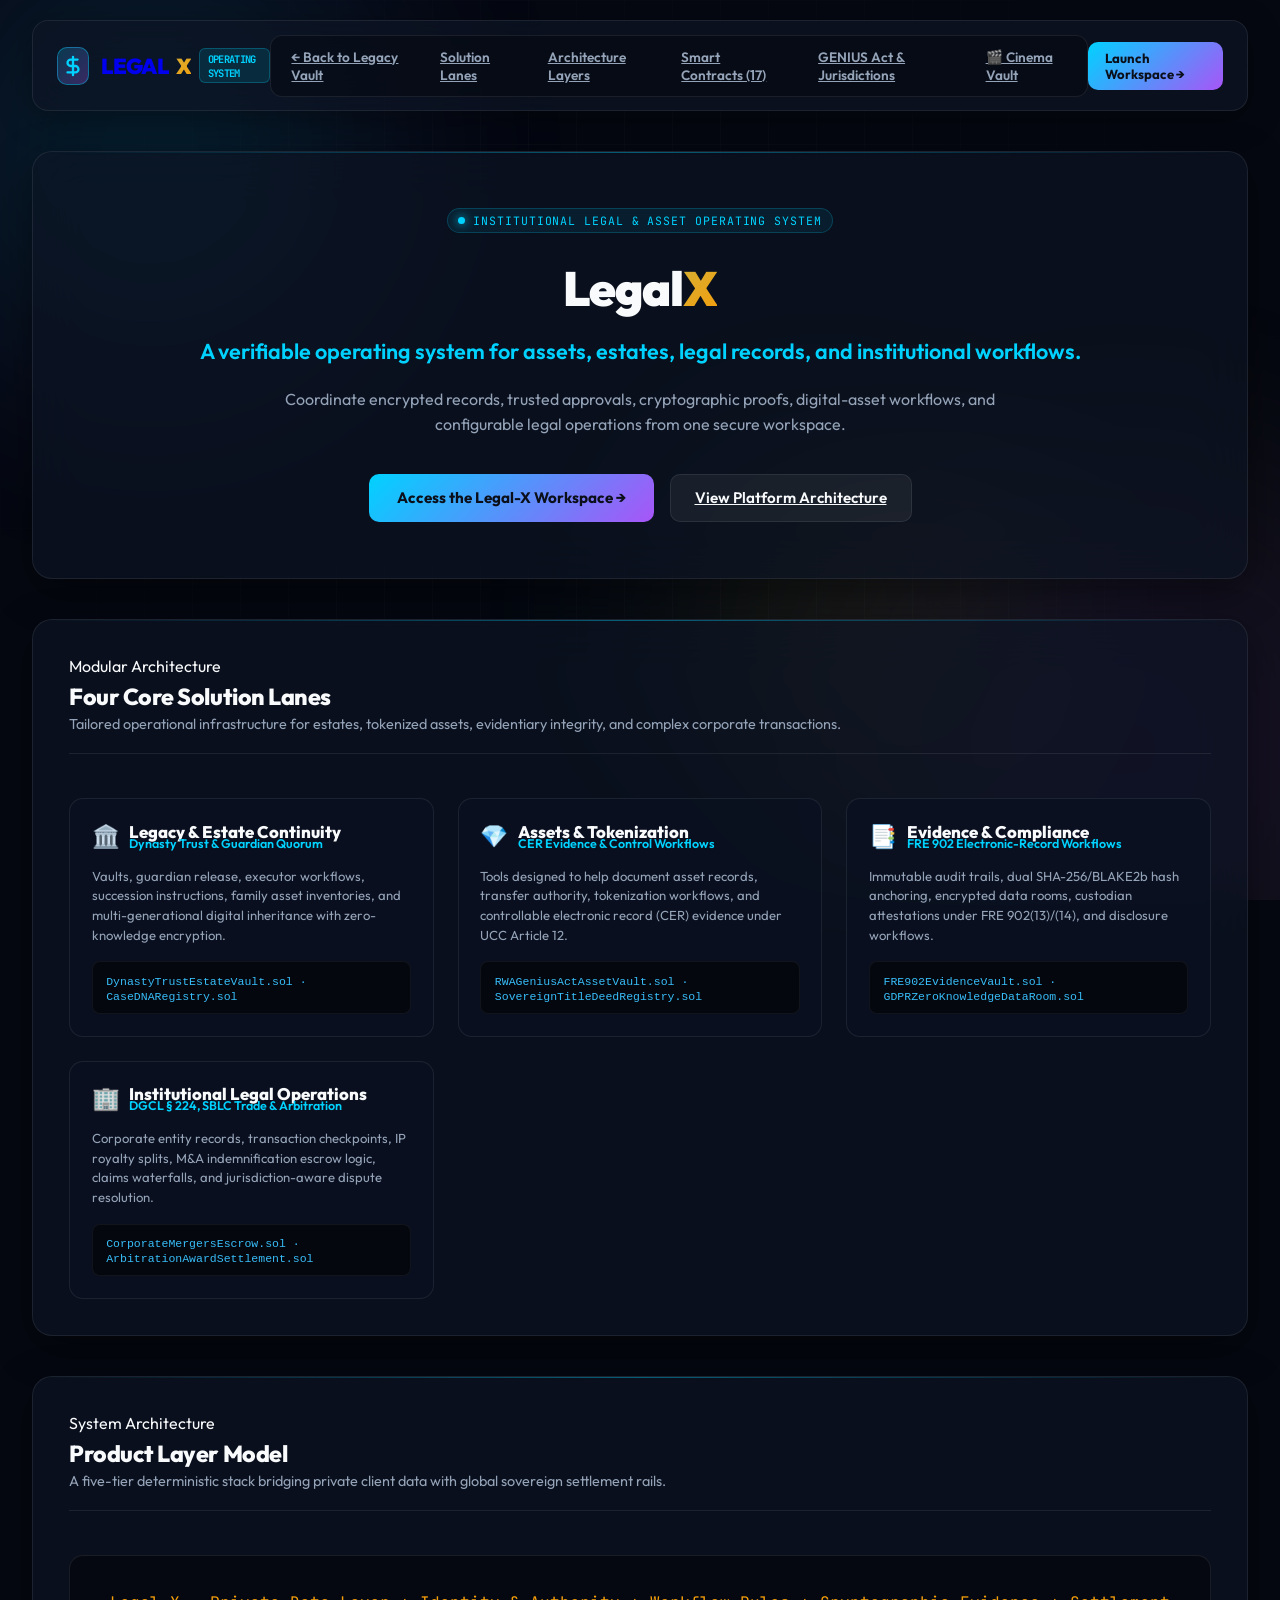
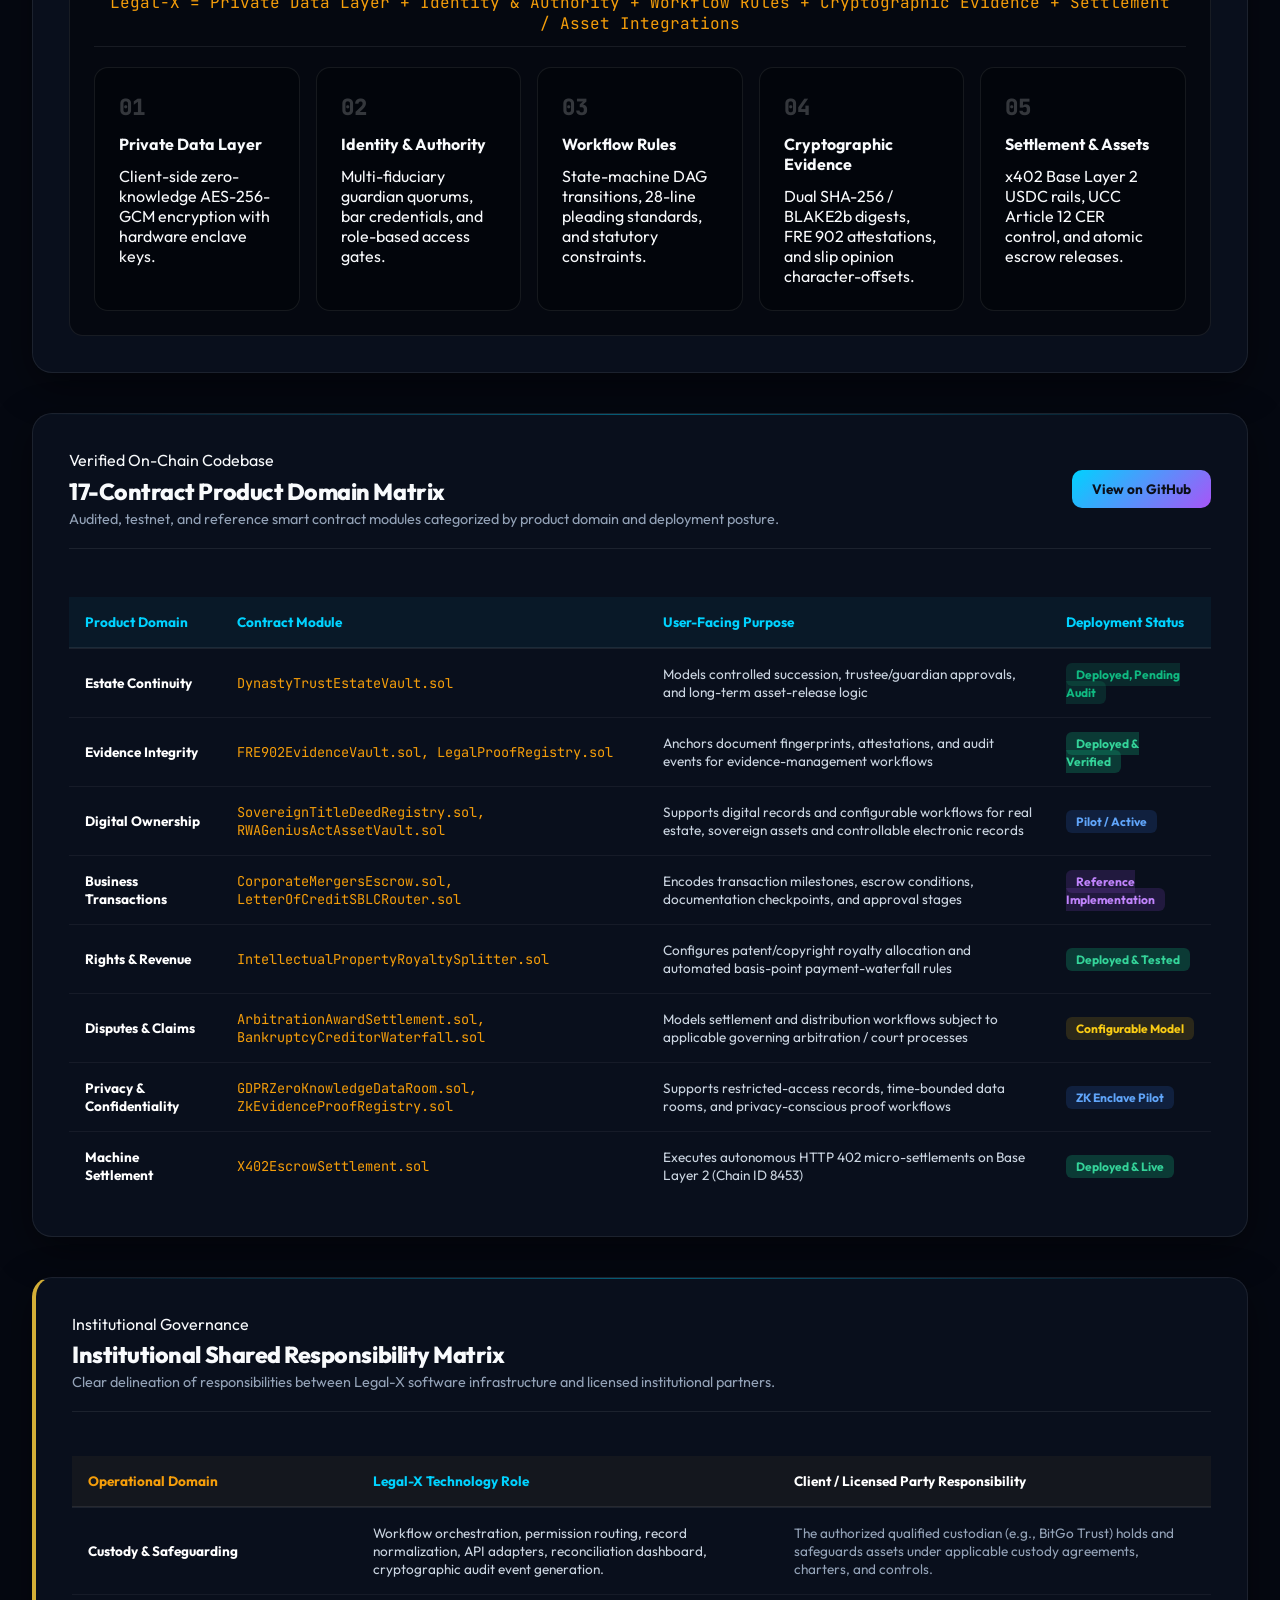
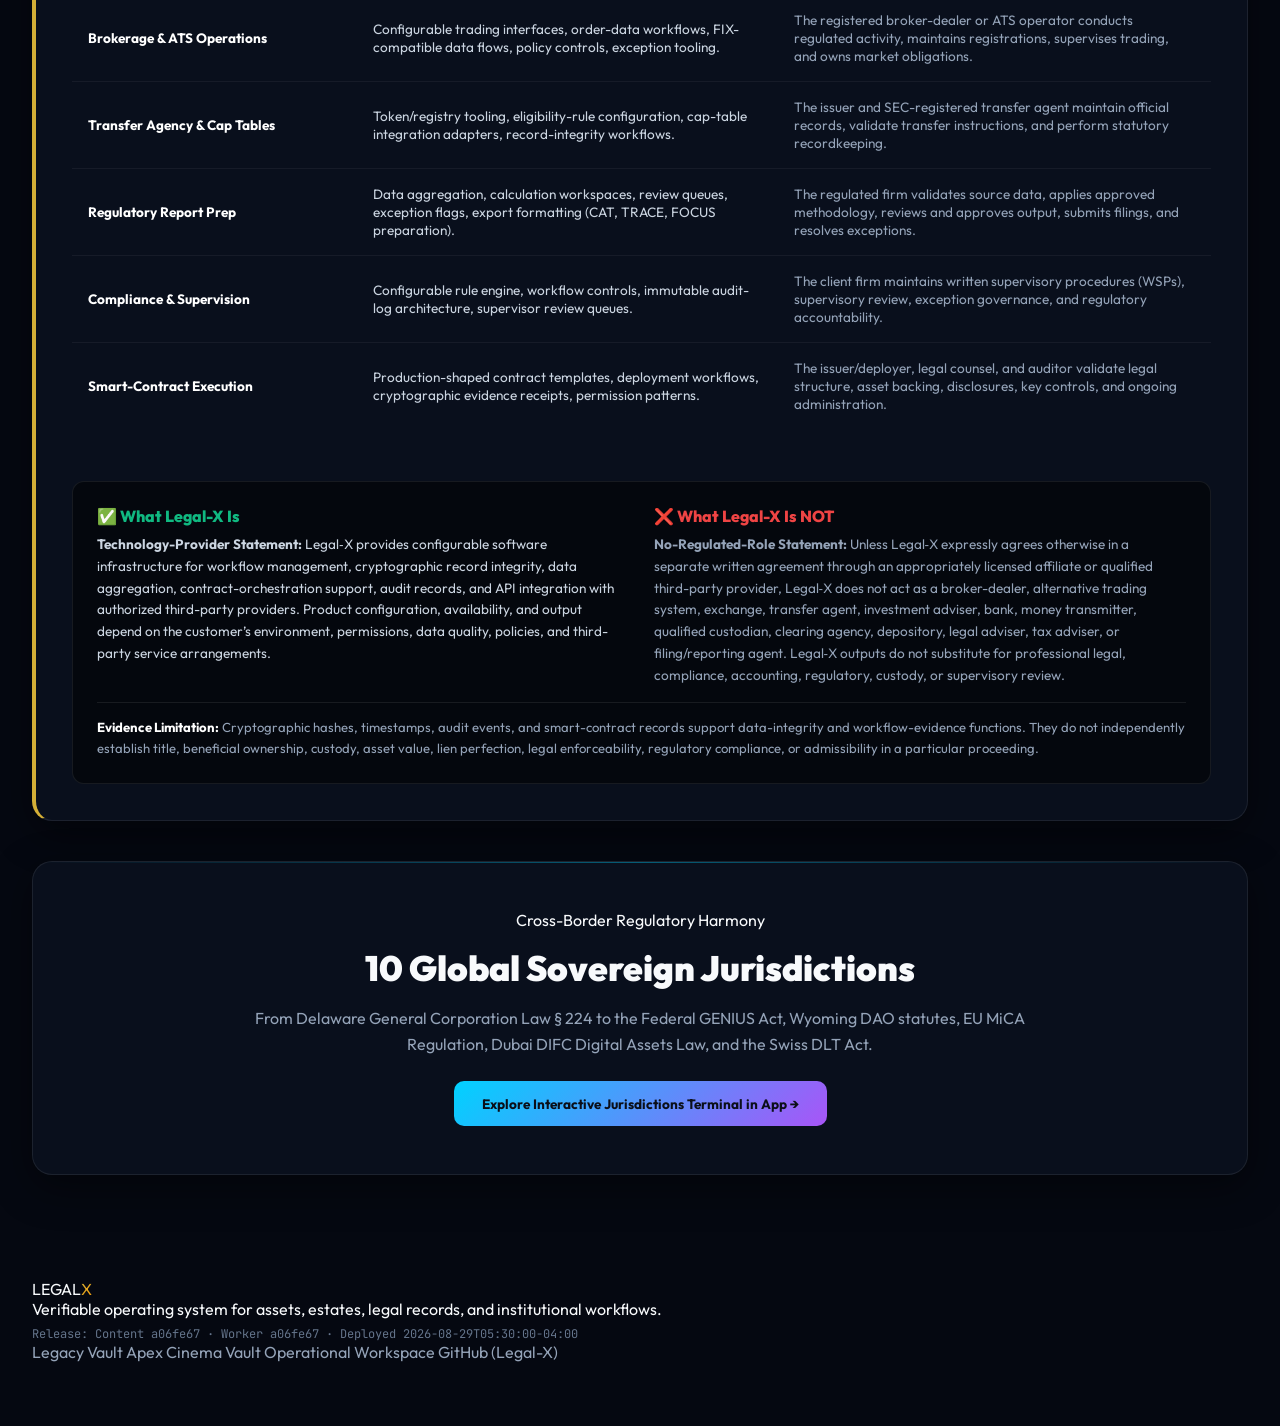
<file: site/legal-x.html>
<!DOCTYPE html>
<html lang="en">
<head>
  <meta charset="UTF-8">
  <meta name="viewport" content="width=device-width, initial-scale=1.0">
  <title>Legal-X — Modular Legal, Estate & Asset Operating System</title>
  <meta name="description" content="A verifiable operating system for assets, estates, legal records, and institutional workflows. Powered by cryptographic proof and multi-jurisdiction smart contracts.">
  <link rel="preconnect" href="https://fonts.googleapis.com">
  <link rel="preconnect" href="https://fonts.gstatic.com" crossorigin>
  <link href="https://fonts.googleapis.com/css2?family=Outfit:wght@300;400;500;600;700;800;900&family=JetBrains+Mono:wght@400;500;700&display=swap" rel="stylesheet">
  <link rel="stylesheet" href="style.css">
</head>
<body>
  <!-- Ambient Liquid Mesh Background -->
  <div class="liquid-mesh-container">
    <div class="liquid-blob blob-1"></div>
    <div class="liquid-blob blob-2"></div>
    <div class="liquid-blob blob-3"></div>
    <div class="grid-overlay"></div>
  </div>

  <!-- Main Container -->
  <div class="app-container">
    
    <!-- Top Glass Navigation -->
    <header class="glass-nav">
      <div class="nav-left">
        <a href="index.html" class="brand-badge" style="text-decoration:none;">
          <div class="brand-icon">
            <svg width="22" height="22" viewBox="0 0 24 24" fill="none" stroke="currentColor" stroke-width="2.5" stroke-linecap="round" stroke-linejoin="round"><path d="M12 2v20M17 5H9.5a3.5 3.5 0 0 0 0 7h5a3.5 3.5 0 0 1 0 7H6"/></svg>
          </div>
          <div class="brand-title">
            LEGAL<span class="gold-gradient">X</span>
            <span class="version-tag">OPERATING SYSTEM</span>
          </div>
        </a>
      </div>

      <nav class="nav-center">
        <a href="index.html" class="nav-link">← Back to Legacy Vault</a>
        <a href="#four-lanes" class="nav-link">Solution Lanes</a>
        <a href="#layer-model" class="nav-link">Architecture Layers</a>
        <a href="#contract-matrix" class="nav-link">Smart Contracts (17)</a>
        <a href="#jurisdictions" class="nav-link">GENIUS Act & Jurisdictions</a>
        <a href="cinema.html" class="nav-link">🎬 Cinema Vault</a>
      </nav>

      <div class="nav-right">
        <a href="https://app.legacychain.app" class="action-btn" style="padding:0.5rem 1.1rem; font-size:0.82rem;">
          <span>Launch Workspace →</span>
        </a>
      </div>
    </header>

    <main class="main-content" style="display:flex; flex-direction:column; gap:2.5rem; padding-bottom:4rem;">
      
      <!-- HERO SECTION -->
      <section class="glass-card-full" style="padding: 3.5rem 2.5rem; text-align: center; position: relative; overflow: hidden;">
        <div style="max-width: 900px; margin: 0 auto; display: flex; flex-direction: column; align-items: center; gap: 1.25rem;">
          <div class="cinema-header-tag">
            <span class="live-pulse-dot"></span>
            <span>INSTITUTIONAL LEGAL & ASSET OPERATING SYSTEM</span>
          </div>
          <h1 style="font-size: 3rem; font-weight: 900; line-height: 1.15; color: var(--text-main); letter-spacing: -0.02em;">
            Legal<span class="gold-gradient">X</span>
          </h1>
          <p style="font-size: 1.35rem; font-weight: 600; color: var(--cyan); line-height: 1.4;">
            A verifiable operating system for assets, estates, legal records, and institutional workflows.
          </p>
          <p style="font-size: 1rem; color: #94a3b8; line-height: 1.6; max-width: 780px;">
            Coordinate encrypted records, trusted approvals, cryptographic proofs, digital-asset workflows, and configurable legal operations from one secure workspace.
          </p>

          <div style="display: flex; gap: 1rem; margin-top: 1rem; flex-wrap: wrap; justify-content: center;">
            <a href="https://app.legacychain.app" class="action-btn" style="padding: 0.85rem 1.75rem; font-size: 0.95rem;">
              Access the Legal-X Workspace →
            </a>
            <a href="#layer-model" class="secondary-btn" style="padding: 0.85rem 1.5rem; font-size: 0.95rem;">
              View Platform Architecture
            </a>
          </div>
        </div>
      </section>

      <!-- FOUR SOLUTION LANES -->
      <section id="four-lanes" class="glass-card-full">
        <div class="panel-header">
          <div>
            <span class="pill-blue">Modular Architecture</span>
            <h2 class="panel-title" style="margin-top:0.4rem;">Four Core Solution Lanes</h2>
            <p class="panel-desc">Tailored operational infrastructure for estates, tokenized assets, evidentiary integrity, and complex corporate transactions.</p>
          </div>
        </div>

        <div style="display: grid; grid-template-columns: repeat(auto-fit, minmax(280px, 1fr)); gap: 1.5rem; margin-top: 1rem;">
          
          <!-- Lane 1 -->
          <div class="discipline-card">
            <div>
              <div class="discipline-top">
                <div class="discipline-icon-title">
                  <span class="discipline-icon">🏛️</span>
                  <div>
                    <h3 class="discipline-title">Legacy & Estate Continuity</h3>
                    <div class="discipline-statute">Dynasty Trust & Guardian Quorum</div>
                  </div>
                </div>
              </div>
              <p class="discipline-desc" style="margin-top: 1rem;">
                Vaults, guardian release, executor workflows, succession instructions, family asset inventories, and multi-generational digital inheritance with zero-knowledge encryption.
              </p>
            </div>
            <div class="discipline-solidity-box">
              <code>DynastyTrustEstateVault.sol · CaseDNARegistry.sol</code>
            </div>
          </div>

          <!-- Lane 2 -->
          <div class="discipline-card">
            <div>
              <div class="discipline-top">
                <div class="discipline-icon-title">
                  <span class="discipline-icon">💎</span>
                  <div>
                    <h3 class="discipline-title">Assets & Tokenization</h3>
                    <div class="discipline-statute">CER Evidence & Control Workflows</div>
                  </div>
                </div>
              </div>
              <p class="discipline-desc" style="margin-top: 1rem;">
                Tools designed to help document asset records, transfer authority, tokenization workflows, and controllable electronic record (CER) evidence under UCC Article 12.
              </p>
            </div>
            <div class="discipline-solidity-box">
              <code>RWAGeniusActAssetVault.sol · SovereignTitleDeedRegistry.sol</code>
            </div>
          </div>

          <!-- Lane 3 -->
          <div class="discipline-card">
            <div>
              <div class="discipline-top">
                <div class="discipline-icon-title">
                  <span class="discipline-icon">📑</span>
                  <div>
                    <h3 class="discipline-title">Evidence & Compliance</h3>
                    <div class="discipline-statute">FRE 902 Electronic-Record Workflows</div>
                  </div>
                </div>
              </div>
              <p class="discipline-desc" style="margin-top: 1rem;">
                Immutable audit trails, dual SHA-256/BLAKE2b hash anchoring, encrypted data rooms, custodian attestations under FRE 902(13)/(14), and disclosure workflows.
              </p>
            </div>
            <div class="discipline-solidity-box">
              <code>FRE902EvidenceVault.sol · GDPRZeroKnowledgeDataRoom.sol</code>
            </div>
          </div>

          <!-- Lane 4 -->
          <div class="discipline-card">
            <div>
              <div class="discipline-top">
                <div class="discipline-icon-title">
                  <span class="discipline-icon">🏢</span>
                  <div>
                    <h3 class="discipline-title">Institutional Legal Operations</h3>
                    <div class="discipline-statute">DGCL § 224, SBLC Trade & Arbitration</div>
                  </div>
                </div>
              </div>
              <p class="discipline-desc" style="margin-top: 1rem;">
                Corporate entity records, transaction checkpoints, IP royalty splits, M&A indemnification escrow logic, claims waterfalls, and jurisdiction-aware dispute resolution.
              </p>
            </div>
            <div class="discipline-solidity-box">
              <code>CorporateMergersEscrow.sol · ArbitrationAwardSettlement.sol</code>
            </div>
          </div>

        </div>
      </section>

      <!-- ARCHITECTURAL LAYER MODEL -->
      <section id="layer-model" class="glass-card-full">
        <div class="panel-header">
          <div>
            <span class="pill-purple">System Architecture</span>
            <h2 class="panel-title" style="margin-top:0.4rem;">Product Layer Model</h2>
            <p class="panel-desc">A five-tier deterministic stack bridging private client data with global sovereign settlement rails.</p>
          </div>
        </div>

        <div style="background: rgba(0,0,0,0.4); border: 1px solid var(--border-glass); border-radius: 14px; padding: 1.5rem; margin-top: 1rem;">
          <div style="font-family: var(--font-mono); font-size: 1rem; color: var(--gold-bright); text-align: center; padding: 0.75rem; border-bottom: 1px solid rgba(255,255,255,0.08); margin-bottom: 1.25rem;">
            Legal-X = Private Data Layer + Identity & Authority + Workflow Rules + Cryptographic Evidence + Settlement / Asset Integrations
          </div>

          <div style="display: grid; grid-template-columns: repeat(auto-fit, minmax(200px, 1fr)); gap: 1rem;">
            <div class="step-card">
              <div class="step-num">01</div>
              <h4>Private Data Layer</h4>
              <p>Client-side zero-knowledge AES-256-GCM encryption with hardware enclave keys.</p>
            </div>
            <div class="step-card">
              <div class="step-num">02</div>
              <h4>Identity & Authority</h4>
              <p>Multi-fiduciary guardian quorums, bar credentials, and role-based access gates.</p>
            </div>
            <div class="step-card">
              <div class="step-num">03</div>
              <h4>Workflow Rules</h4>
              <p>State-machine DAG transitions, 28-line pleading standards, and statutory constraints.</p>
            </div>
            <div class="step-card">
              <div class="step-num">04</div>
              <h4>Cryptographic Evidence</h4>
              <p>Dual SHA-256 / BLAKE2b digests, FRE 902 attestations, and slip opinion character-offsets.</p>
            </div>
            <div class="step-card">
              <div class="step-num">05</div>
              <h4>Settlement & Assets</h4>
              <p>x402 Base Layer 2 USDC rails, UCC Article 12 CER control, and atomic escrow releases.</p>
            </div>
          </div>
        </div>
      </section>

      <!-- 17-CONTRACT PRODUCT DOMAIN MATRIX -->
      <section id="contract-matrix" class="glass-card-full">
        <div class="panel-header">
          <div>
            <span class="pill-gold">Verified On-Chain Codebase</span>
            <h2 class="panel-title" style="margin-top:0.4rem;">17-Contract Product Domain Matrix</h2>
            <p class="panel-desc">Audited, testnet, and reference smart contract modules categorized by product domain and deployment posture.</p>
          </div>
          <a href="https://github.com/FTHTrading/Legal-X" target="_blank" class="action-btn">View on GitHub</a>
        </div>

        <div style="overflow-x: auto; margin-top: 1.25rem;">
          <table style="width: 100%; border-collapse: collapse; text-align: left; font-size: 0.85rem;">
            <thead>
              <tr style="border-bottom: 2px solid var(--border-glass); background: rgba(0, 210, 255, 0.05);">
                <th style="padding: 1rem; color: var(--cyan); font-weight: 700;">Product Domain</th>
                <th style="padding: 1rem; color: var(--cyan); font-weight: 700;">Contract Module</th>
                <th style="padding: 1rem; color: var(--cyan); font-weight: 700;">User-Facing Purpose</th>
                <th style="padding: 1rem; color: var(--cyan); font-weight: 700;">Deployment Status</th>
              </tr>
            </thead>
            <tbody>
              <tr style="border-bottom: 1px solid rgba(255,255,255,0.05);">
                <td style="padding: 1rem; font-weight: 700; color: #fff;">Estate Continuity</td>
                <td style="padding: 1rem; font-family: var(--font-mono); color: var(--gold-bright);">DynastyTrustEstateVault.sol</td>
                <td style="padding: 1rem; color: #cbd5e1;">Models controlled succession, trustee/guardian approvals, and long-term asset-release logic</td>
                <td style="padding: 1rem;"><span style="background:rgba(16,185,129,0.15); color:var(--emerald); padding:0.25rem 0.6rem; border-radius:6px; font-weight:700; font-size:0.75rem;">Deployed, Pending Audit</span></td>
              </tr>
              <tr style="border-bottom: 1px solid rgba(255,255,255,0.05);">
                <td style="padding: 1rem; font-weight: 700; color: #fff;">Evidence Integrity</td>
                <td style="padding: 1rem; font-family: var(--font-mono); color: var(--gold-bright);">FRE902EvidenceVault.sol, LegalProofRegistry.sol</td>
                <td style="padding: 1rem; color: #cbd5e1;">Anchors document fingerprints, attestations, and audit events for evidence-management workflows</td>
                <td style="padding: 1rem;"><span style="background:rgba(16,185,129,0.25); color:#34d399; padding:0.25rem 0.6rem; border-radius:6px; font-weight:700; font-size:0.75rem;">Deployed & Verified</span></td>
              </tr>
              <tr style="border-bottom: 1px solid rgba(255,255,255,0.05);">
                <td style="padding: 1rem; font-weight: 700; color: #fff;">Digital Ownership</td>
                <td style="padding: 1rem; font-family: var(--font-mono); color: var(--gold-bright);">SovereignTitleDeedRegistry.sol, RWAGeniusActAssetVault.sol</td>
                <td style="padding: 1rem; color: #cbd5e1;">Supports digital records and configurable workflows for real estate, sovereign assets and controllable electronic records</td>
                <td style="padding: 1rem;"><span style="background:rgba(59,130,246,0.15); color:#60a5fa; padding:0.25rem 0.6rem; border-radius:6px; font-weight:700; font-size:0.75rem;">Pilot / Active</span></td>
              </tr>
              <tr style="border-bottom: 1px solid rgba(255,255,255,0.05);">
                <td style="padding: 1rem; font-weight: 700; color: #fff;">Business Transactions</td>
                <td style="padding: 1rem; font-family: var(--font-mono); color: var(--gold-bright);">CorporateMergersEscrow.sol, LetterOfCreditSBLCRouter.sol</td>
                <td style="padding: 1rem; color: #cbd5e1;">Encodes transaction milestones, escrow conditions, documentation checkpoints, and approval stages</td>
                <td style="padding: 1rem;"><span style="background:rgba(168,85,247,0.15); color:#c084fc; padding:0.25rem 0.6rem; border-radius:6px; font-weight:700; font-size:0.75rem;">Reference Implementation</span></td>
              </tr>
              <tr style="border-bottom: 1px solid rgba(255,255,255,0.05);">
                <td style="padding: 1rem; font-weight: 700; color: #fff;">Rights & Revenue</td>
                <td style="padding: 1rem; font-family: var(--font-mono); color: var(--gold-bright);">IntellectualPropertyRoyaltySplitter.sol</td>
                <td style="padding: 1rem; color: #cbd5e1;">Configures patent/copyright royalty allocation and automated basis-point payment-waterfall rules</td>
                <td style="padding: 1rem;"><span style="background:rgba(16,185,129,0.25); color:#34d399; padding:0.25rem 0.6rem; border-radius:6px; font-weight:700; font-size:0.75rem;">Deployed & Tested</span></td>
              </tr>
              <tr style="border-bottom: 1px solid rgba(255,255,255,0.05);">
                <td style="padding: 1rem; font-weight: 700; color: #fff;">Disputes & Claims</td>
                <td style="padding: 1rem; font-family: var(--font-mono); color: var(--gold-bright);">ArbitrationAwardSettlement.sol, BankruptcyCreditorWaterfall.sol</td>
                <td style="padding: 1rem; color: #cbd5e1;">Models settlement and distribution workflows subject to applicable governing arbitration / court processes</td>
                <td style="padding: 1rem;"><span style="background:rgba(234,179,8,0.15); color:#facc15; padding:0.25rem 0.6rem; border-radius:6px; font-weight:700; font-size:0.75rem;">Configurable Model</span></td>
              </tr>
              <tr style="border-bottom: 1px solid rgba(255,255,255,0.05);">
                <td style="padding: 1rem; font-weight: 700; color: #fff;">Privacy & Confidentiality</td>
                <td style="padding: 1rem; font-family: var(--font-mono); color: var(--gold-bright);">GDPRZeroKnowledgeDataRoom.sol, ZkEvidenceProofRegistry.sol</td>
                <td style="padding: 1rem; color: #cbd5e1;">Supports restricted-access records, time-bounded data rooms, and privacy-conscious proof workflows</td>
                <td style="padding: 1rem;"><span style="background:rgba(59,130,246,0.15); color:#60a5fa; padding:0.25rem 0.6rem; border-radius:6px; font-weight:700; font-size:0.75rem;">ZK Enclave Pilot</span></td>
              </tr>
              <tr>
                <td style="padding: 1rem; font-weight: 700; color: #fff;">Machine Settlement</td>
                <td style="padding: 1rem; font-family: var(--font-mono); color: var(--gold-bright);">X402EscrowSettlement.sol</td>
                <td style="padding: 1rem; color: #cbd5e1;">Executes autonomous HTTP 402 micro-settlements on Base Layer 2 (Chain ID 8453)</td>
                <td style="padding: 1rem;"><span style="background:rgba(16,185,129,0.25); color:#34d399; padding:0.25rem 0.6rem; border-radius:6px; font-weight:700; font-size:0.75rem;">Deployed & Live</span></td>
              </tr>
            </tbody>
          </table>
        </div>
      </section>

      <!-- SHARED RESPONSIBILITY MATRIX & REGULATORY BOUNDARY -->
      <section id="responsibility-matrix" class="glass-card-full" style="border-left: 4px solid var(--gold);">
        <div class="panel-header">
          <div>
            <span class="pill-gold">Institutional Governance</span>
            <h2 class="panel-title" style="margin-top:0.4rem;">Institutional Shared Responsibility Matrix</h2>
            <p class="panel-desc">Clear delineation of responsibilities between Legal-X software infrastructure and licensed institutional partners.</p>
          </div>
        </div>

        <div style="overflow-x: auto; margin-top: 1rem;">
          <table style="width: 100%; border-collapse: collapse; text-align: left; font-size: 0.85rem;">
            <thead>
              <tr style="border-bottom: 2px solid var(--border-glass); background: rgba(212, 175, 55, 0.05);">
                <th style="padding: 1rem; color: var(--gold-bright); font-weight: 700; width: 25%;">Operational Domain</th>
                <th style="padding: 1rem; color: var(--cyan); font-weight: 700; width: 37%;">Legal-X Technology Role</th>
                <th style="padding: 1rem; color: #fff; font-weight: 700; width: 38%;">Client / Licensed Party Responsibility</th>
              </tr>
            </thead>
            <tbody>
              <tr style="border-bottom: 1px solid rgba(255,255,255,0.05);">
                <td style="padding: 1rem; font-weight: 700; color: #fff;">Custody & Safeguarding</td>
                <td style="padding: 1rem; color: #cbd5e1;">Workflow orchestration, permission routing, record normalization, API adapters, reconciliation dashboard, cryptographic audit event generation.</td>
                <td style="padding: 1rem; color: #94a3b8;">The authorized qualified custodian (e.g., BitGo Trust) holds and safeguards assets under applicable custody agreements, charters, and controls.</td>
              </tr>
              <tr style="border-bottom: 1px solid rgba(255,255,255,0.05);">
                <td style="padding: 1rem; font-weight: 700; color: #fff;">Brokerage & ATS Operations</td>
                <td style="padding: 1rem; color: #cbd5e1;">Configurable trading interfaces, order-data workflows, FIX-compatible data flows, policy controls, exception tooling.</td>
                <td style="padding: 1rem; color: #94a3b8;">The registered broker-dealer or ATS operator conducts regulated activity, maintains registrations, supervises trading, and owns market obligations.</td>
              </tr>
              <tr style="border-bottom: 1px solid rgba(255,255,255,0.05);">
                <td style="padding: 1rem; font-weight: 700; color: #fff;">Transfer Agency & Cap Tables</td>
                <td style="padding: 1rem; color: #cbd5e1;">Token/registry tooling, eligibility-rule configuration, cap-table integration adapters, record-integrity workflows.</td>
                <td style="padding: 1rem; color: #94a3b8;">The issuer and SEC-registered transfer agent maintain official records, validate transfer instructions, and perform statutory recordkeeping.</td>
              </tr>
              <tr style="border-bottom: 1px solid rgba(255,255,255,0.05);">
                <td style="padding: 1rem; font-weight: 700; color: #fff;">Regulatory Report Prep</td>
                <td style="padding: 1rem; color: #cbd5e1;">Data aggregation, calculation workspaces, review queues, exception flags, export formatting (CAT, TRACE, FOCUS preparation).</td>
                <td style="padding: 1rem; color: #94a3b8;">The regulated firm validates source data, applies approved methodology, reviews and approves output, submits filings, and resolves exceptions.</td>
              </tr>
              <tr style="border-bottom: 1px solid rgba(255,255,255,0.05);">
                <td style="padding: 1rem; font-weight: 700; color: #fff;">Compliance & Supervision</td>
                <td style="padding: 1rem; color: #cbd5e1;">Configurable rule engine, workflow controls, immutable audit-log architecture, supervisor review queues.</td>
                <td style="padding: 1rem; color: #94a3b8;">The client firm maintains written supervisory procedures (WSPs), supervisory review, exception governance, and regulatory accountability.</td>
              </tr>
              <tr>
                <td style="padding: 1rem; font-weight: 700; color: #fff;">Smart-Contract Execution</td>
                <td style="padding: 1rem; color: #cbd5e1;">Production-shaped contract templates, deployment workflows, cryptographic evidence receipts, permission patterns.</td>
                <td style="padding: 1rem; color: #94a3b8;">The issuer/deployer, legal counsel, and auditor validate legal structure, asset backing, disclosures, key controls, and ongoing administration.</td>
              </tr>
            </tbody>
          </table>
        </div>

        <!-- Permanent "What Legal-X Is / Is Not" Disclosure -->
        <div style="margin-top: 1.5rem; background: rgba(0,0,0,0.5); border: 1px solid rgba(255,255,255,0.08); border-radius: 12px; padding: 1.5rem; display: flex; flex-direction: column; gap: 1rem;">
          <div style="display: grid; grid-template-columns: repeat(auto-fit, minmax(280px, 1fr)); gap: 1.5rem;">
            <div>
              <h4 style="color:var(--emerald); font-size:1rem; font-weight:800; margin-bottom:0.5rem;">✅ What Legal-X Is</h4>
              <p style="font-size:0.85rem; color:#cbd5e1; line-height:1.6;">
                <strong>Technology-Provider Statement:</strong> Legal‑X provides configurable software infrastructure for workflow management, cryptographic record integrity, data aggregation, contract-orchestration support, audit records, and API integration with authorized third-party providers. Product configuration, availability, and output depend on the customer’s environment, permissions, data quality, policies, and third-party service arrangements.
              </p>
            </div>
            <div>
              <h4 style="color:#ef4444; font-size:1rem; font-weight:800; margin-bottom:0.5rem;">❌ What Legal-X Is NOT</h4>
              <p style="font-size:0.85rem; color:#94a3b8; line-height:1.6;">
                <strong>No-Regulated-Role Statement:</strong> Unless Legal‑X expressly agrees otherwise in a separate written agreement through an appropriately licensed affiliate or qualified third-party provider, Legal‑X does not act as a broker-dealer, alternative trading system, exchange, transfer agent, investment adviser, bank, money transmitter, qualified custodian, clearing agency, depository, legal adviser, tax adviser, or filing/reporting agent. Legal‑X outputs do not substitute for professional legal, compliance, accounting, regulatory, custody, or supervisory review.
              </p>
            </div>
          </div>
          <div style="border-top: 1px solid rgba(255,255,255,0.08); padding-top: 0.85rem; font-size: 0.82rem; color: #94a3b8; line-height: 1.6;">
            <strong style="color:#fff;">Evidence Limitation:</strong> Cryptographic hashes, timestamps, audit events, and smart-contract records support data-integrity and workflow-evidence functions. They do not independently establish title, beneficial ownership, custody, asset value, lien perfection, legal enforceability, regulatory compliance, or admissibility in a particular proceeding.
          </div>
        </div>
      </section>

      <!-- GLOBAL JURISDICTIONS TEASER -->
      <section id="jurisdictions" class="glass-card-full" style="text-align: center; padding: 3rem 2rem;">
        <div style="max-width: 800px; margin: 0 auto; display: flex; flex-direction: column; align-items: center; gap: 1rem;">
          <span class="pill-blue">Cross-Border Regulatory Harmony</span>
          <h2 style="font-size: 2.2rem; font-weight: 900; color: var(--text-main);">10 Global Sovereign Jurisdictions</h2>
          <p style="font-size: 1rem; color: #94a3b8; line-height: 1.6;">
            From Delaware General Corporation Law § 224 to the Federal GENIUS Act, Wyoming DAO statutes, EU MiCA Regulation, Dubai DIFC Digital Assets Law, and the Swiss DLT Act.
          </p>
          <a href="https://app.legacychain.app" class="action-btn" style="margin-top: 0.5rem; padding: 0.85rem 1.75rem;">
            Explore Interactive Jurisdictions Terminal in App →
          </a>
        </div>
      </section>

    </main>

    <!-- Footer -->
    <footer class="footer-glass">
      <div class="footer-inner">
        <div>
          <div class="footer-brand">LEGAL<span class="gold-gradient">X</span></div>
          <p class="footer-tagline">Verifiable operating system for assets, estates, legal records, and institutional workflows.</p>
          <small class="build-marker" data-release="legal-x" style="display:block; margin-top:0.4rem; font-family:var(--font-mono); font-size:0.75rem; color:var(--text-dim);">Release: Content a06fe67 · Worker a06fe67 · Deployed 2026-08-29T05:30:00-04:00</small>
        </div>
        <div class="footer-links-group">
          <a href="index.html" class="footer-link">Legacy Vault Apex</a>
          <a href="cinema.html" class="footer-link">Cinema Vault</a>
          <a href="https://app.legacychain.app" class="footer-link">Operational Workspace</a>
          <a href="https://github.com/FTHTrading/Legal-X" target="_blank" class="footer-link">GitHub (Legal-X)</a>
        </div>
      </div>
    </footer>
  </div>
</body>
</html>
</file>
<file: docs/style.css>
:root {
  --bg-dark: #050811;
  --bg-card: rgba(13, 20, 36, 0.65);
  --bg-card-hover: rgba(20, 30, 52, 0.75);
  --border-glass: rgba(255, 255, 255, 0.08);
  --border-glass-glow: rgba(0, 210, 255, 0.35);
  
  --cyan: #00d2ff;
  --cyan-glow: rgba(0, 210, 255, 0.25);
  --gold: #d4af37;
  --gold-bright: #f59e0b;
  --purple: #a855f7;
  --emerald: #10b981;
  --crimson: #ef4444;
  
  --text-main: #f8fafc;
  --text-sub: #94a3b8;
  --text-dim: #64748b;
  
  --font-main: 'Outfit', sans-serif;
  --font-mono: 'JetBrains Mono', monospace;
}

* {
  box-sizing: border-box;
  margin: 0;
  padding: 0;
}

body {
  background-color: var(--bg-dark);
  color: var(--text-main);
  font-family: var(--font-main);
  min-height: 100vh;
  overflow-x: hidden;
  position: relative;
}

/* Fluid Liquid Mesh Background */
.liquid-mesh-container {
  position: fixed;
  top: 0;
  left: 0;
  width: 100vw;
  height: 100vh;
  z-index: 0;
  overflow: hidden;
  pointer-events: none;
}

.liquid-blob {
  position: absolute;
  border-radius: 50%;
  filter: blur(90px);
  opacity: 0.45;
  animation: floatBlobs 20s infinite alternate ease-in-out;
}

.blob-1 {
  width: 600px;
  height: 600px;
  background: radial-gradient(circle, rgba(0, 210, 255, 0.35) 0%, rgba(138, 43, 226, 0.1) 70%);
  top: -150px;
  left: -150px;
}

.blob-2 {
  width: 700px;
  height: 700px;
  background: radial-gradient(circle, rgba(168, 85, 247, 0.3) 0%, rgba(212, 175, 55, 0.1) 70%);
  bottom: -200px;
  right: -200px;
  animation-duration: 25s;
}

.blob-3 {
  width: 500px;
  height: 500px;
  background: radial-gradient(circle, rgba(212, 175, 55, 0.25) 0%, rgba(0, 210, 255, 0.05) 70%);
  top: 40%;
  left: 45%;
  animation-duration: 18s;
}

.grid-overlay {
  position: absolute;
  inset: 0;
  background-image: 
    linear-gradient(rgba(255, 255, 255, 0.02) 1px, transparent 1px),
    linear-gradient(90deg, rgba(255, 255, 255, 0.02) 1px, transparent 1px);
  background-size: 48px 48px;
  mask-image: radial-gradient(circle at center, black 40%, transparent 90%);
}

@keyframes floatBlobs {
  0% { transform: translate(0, 0) scale(1); }
  50% { transform: translate(60px, 40px) scale(1.08); }
  100% { transform: translate(-40px, 60px) scale(0.95); }
}

/* App Shell */
.app-container {
  position: relative;
  z-index: 1;
  max-width: 1320px;
  margin: 0 auto;
  padding: 1.25rem 2rem 4rem 2rem;
  display: flex;
  flex-direction: column;
  gap: 2.5rem;
}

/* Liquid Glass Navbar */
.glass-nav {
  display: flex;
  justify-content: space-between;
  align-items: center;
  padding: 0.85rem 1.5rem;
  background: rgba(13, 20, 36, 0.7);
  backdrop-filter: blur(20px);
  -webkit-backdrop-filter: blur(20px);
  border: 1px solid var(--border-glass);
  border-radius: 16px;
  box-shadow: 0 8px 32px 0 rgba(0, 0, 0, 0.37);
  position: sticky;
  top: 1.25rem;
  z-index: 100;
}

.brand-badge {
  display: flex;
  align-items: center;
  gap: 0.75rem;
}

.brand-icon {
  width: 38px;
  height: 38px;
  border-radius: 10px;
  background: linear-gradient(135deg, rgba(0, 210, 255, 0.2), rgba(168, 85, 247, 0.3));
  border: 1px solid rgba(0, 210, 255, 0.4);
  display: flex;
  align-items: center;
  justify-content: center;
  color: var(--cyan);
}

.brand-title {
  font-size: 1.35rem;
  font-weight: 900;
  letter-spacing: -0.03em;
  display: flex;
  align-items: center;
  gap: 0.5rem;
}

.gold-gradient {
  background: linear-gradient(135deg, #d4af37, #f59e0b);
  -webkit-background-clip: text;
  -webkit-text-fill-color: transparent;
}

.version-tag {
  font-size: 0.65rem;
  font-family: var(--font-mono);
  padding: 0.15rem 0.45rem;
  border-radius: 6px;
  background: rgba(0, 210, 255, 0.12);
  border: 1px solid rgba(0, 210, 255, 0.25);
  color: var(--cyan);
  font-weight: 700;
}

.nav-center {
  display: flex;
  align-items: center;
  gap: 0.5rem;
  background: rgba(0, 0, 0, 0.25);
  padding: 0.3rem 0.4rem;
  border-radius: 12px;
  border: 1px solid var(--border-glass);
}

.nav-link {
  background: transparent;
  border: none;
  color: var(--text-sub);
  font-size: 0.85rem;
  font-weight: 600;
  padding: 0.45rem 0.9rem;
  border-radius: 8px;
  cursor: pointer;
  transition: all 0.2s ease;
  font-family: var(--font-main);
}

.nav-link:hover {
  color: var(--text-main);
  background: rgba(255, 255, 255, 0.05);
}

.nav-link.active {
  background: linear-gradient(135deg, rgba(0, 210, 255, 0.15), rgba(168, 85, 247, 0.15));
  color: var(--cyan);
  border: 1px solid rgba(0, 210, 255, 0.3);
}

.nav-right {
  display: flex;
  align-items: center;
  gap: 1rem;
}

.status-pill {
  display: flex;
  align-items: center;
  gap: 0.45rem;
  padding: 0.35rem 0.75rem;
  border-radius: 999px;
  background: rgba(16, 185, 129, 0.1);
  border: 1px solid rgba(16, 185, 129, 0.25);
}

.pulse-dot {
  width: 7px;
  height: 7px;
  border-radius: 50%;
  background: var(--emerald);
  box-shadow: 0 0 8px var(--emerald);
  animation: pulseGreen 2s infinite;
}

@keyframes pulseGreen {
  0% { opacity: 0.5; }
  50% { opacity: 1; transform: scale(1.2); }
  100% { opacity: 0.5; }
}

.status-text {
  font-size: 0.7rem;
  font-family: var(--font-mono);
  font-weight: 700;
  color: var(--emerald);
  letter-spacing: 0.05em;
}

.github-btn {
  display: flex;
  align-items: center;
  gap: 0.45rem;
  text-decoration: none;
  background: rgba(255, 255, 255, 0.06);
  border: 1px solid var(--border-glass);
  padding: 0.45rem 0.85rem;
  border-radius: 10px;
  color: var(--text-main);
  font-size: 0.8rem;
  font-weight: 600;
  transition: all 0.2s ease;
}

.github-btn:hover {
  background: rgba(255, 255, 255, 0.12);
  border-color: rgba(255, 255, 255, 0.2);
  transform: translateY(-1px);
}

/* Hero Section */
.hero-section {
  text-align: center;
  display: flex;
  flex-direction: column;
  align-items: center;
  gap: 1.25rem;
  padding: 2rem 0 1rem 0;
}

.hero-badge {
  display: inline-flex;
  align-items: center;
  gap: 0.5rem;
  padding: 0.35rem 0.95rem;
  border-radius: 9999px;
  background: rgba(212, 175, 55, 0.1);
  border: 1px solid rgba(212, 175, 55, 0.25);
  font-size: 0.75rem;
  font-weight: 700;
  color: var(--gold);
  letter-spacing: 0.05em;
}

.hero-title {
  font-size: clamp(2.2rem, 4.5vw, 3.6rem);
  font-weight: 900;
  line-height: 1.15;
  letter-spacing: -0.03em;
}

.neon-cyan {
  color: var(--cyan);
  text-shadow: 0 0 20px rgba(0, 210, 255, 0.4);
}

.neon-gold {
  color: var(--gold-bright);
  text-shadow: 0 0 20px rgba(245, 158, 11, 0.4);
}

.hero-subtitle {
  font-size: 1.1rem;
  color: var(--text-sub);
  max-width: 820px;
  line-height: 1.6;
}

/* Liquid Ticker */
.liquid-ticker {
  display: flex;
  align-items: center;
  gap: 1.5rem;
  padding: 0.85rem 1.75rem;
  background: rgba(13, 20, 36, 0.6);
  backdrop-filter: blur(16px);
  border: 1px solid var(--border-glass);
  border-radius: 9999px;
  margin-top: 1rem;
}

.ticker-item {
  display: flex;
  flex-direction: column;
  align-items: center;
  gap: 0.1rem;
}

.ticker-val {
  font-size: 1.05rem;
  font-weight: 800;
  color: var(--cyan);
}

.ticker-lbl {
  font-size: 0.7rem;
  color: var(--text-dim);
  text-transform: uppercase;
  letter-spacing: 0.05em;
  font-weight: 600;
}

.ticker-sep {
  width: 1px;
  height: 24px;
  background: rgba(255, 255, 255, 0.1);
}

/* Glass Cards & Tabs */
.tab-pane {
  display: none;
}

.tab-pane.active {
  display: block;
  animation: fadeIn 0.3s ease;
}

@keyframes fadeIn {
  from { opacity: 0; transform: translateY(8px); }
  to { opacity: 1; transform: translateY(0); }
}

.glass-card-full {
  background: var(--bg-card);
  backdrop-filter: blur(24px);
  -webkit-backdrop-filter: blur(24px);
  border: 1px solid var(--border-glass);
  border-radius: 20px;
  padding: 2.25rem;
  box-shadow: 0 12px 40px 0 rgba(0, 0, 0, 0.45);
  display: flex;
  flex-direction: column;
  gap: 1.75rem;
  position: relative;
  overflow: hidden;
}

.glass-card-full::before {
  content: '';
  position: absolute;
  top: 0;
  left: 0;
  right: 0;
  height: 1px;
  background: linear-gradient(90deg, transparent, rgba(0, 210, 255, 0.4), transparent);
}

.panel-header {
  display: flex;
  justify-content: space-between;
  align-items: center;
  flex-wrap: wrap;
  gap: 1rem;
  border-bottom: 1px solid var(--border-glass);
  padding-bottom: 1.25rem;
}

.panel-title {
  font-size: 1.45rem;
  font-weight: 800;
  letter-spacing: -0.02em;
}

.panel-desc {
  font-size: 0.9rem;
  color: var(--text-sub);
  margin-top: 0.25rem;
}

/* Matter Switcher */
.matter-switcher {
  display: flex;
  gap: 0.5rem;
  background: rgba(0, 0, 0, 0.3);
  padding: 0.3rem;
  border-radius: 12px;
  border: 1px solid var(--border-glass);
}

.matter-btn {
  background: transparent;
  border: none;
  color: var(--text-sub);
  font-size: 0.8rem;
  font-weight: 600;
  padding: 0.45rem 0.85rem;
  border-radius: 8px;
  cursor: pointer;
  transition: all 0.2s ease;
  font-family: var(--font-main);
}

.matter-btn.active {
  background: rgba(0, 210, 255, 0.15);
  color: var(--cyan);
  border: 1px solid rgba(0, 210, 255, 0.3);
}

/* Twin Workspace Grid */
.twin-workspace-grid {
  display: grid;
  grid-template-columns: 1fr 1.35fr;
  gap: 1.5rem;
}

.subpanel-title {
  font-size: 0.95rem;
  font-weight: 700;
  color: var(--text-sub);
  text-transform: uppercase;
  letter-spacing: 0.05em;
  margin-bottom: 1rem;
}

.node-tree {
  display: flex;
  flex-direction: column;
  gap: 0.65rem;
}

.node-item {
  background: rgba(0, 0, 0, 0.25);
  border: 1px solid var(--border-glass);
  border-radius: 12px;
  padding: 1rem 1.25rem;
  cursor: pointer;
  transition: all 0.2s ease;
  display: flex;
  justify-content: space-between;
  align-items: center;
}

.node-item:hover {
  background: rgba(255, 255, 255, 0.04);
  border-color: rgba(0, 210, 255, 0.3);
  transform: translateX(4px);
}

.node-item.selected {
  background: linear-gradient(135deg, rgba(0, 210, 255, 0.12), rgba(168, 85, 247, 0.08));
  border-color: var(--cyan);
  box-shadow: 0 0 16px rgba(0, 210, 255, 0.15);
}

.node-title-group {
  display: flex;
  align-items: center;
  gap: 0.75rem;
}

.node-icon {
  width: 32px;
  height: 32px;
  border-radius: 8px;
  background: rgba(255, 255, 255, 0.06);
  display: flex;
  align-items: center;
  justify-content: center;
}

.node-label {
  font-weight: 700;
  font-size: 0.95rem;
}

.node-sublabel {
  font-size: 0.75rem;
  color: var(--text-dim);
}

.node-status-badge {
  font-size: 0.7rem;
  font-family: var(--font-mono);
  font-weight: 700;
  padding: 0.2rem 0.5rem;
  border-radius: 6px;
  background: rgba(16, 185, 129, 0.15);
  color: var(--emerald);
}

/* Inspector Card */
.inspector-card {
  background: rgba(0, 0, 0, 0.35);
  border: 1px solid var(--border-glass);
  border-radius: 14px;
  padding: 1.5rem;
  min-height: 320px;
}

.empty-inspector {
  display: flex;
  flex-direction: column;
  align-items: center;
  justify-content: center;
  height: 280px;
  text-align: center;
  gap: 1rem;
  color: var(--text-dim);
  font-size: 0.9rem;
}

.inspector-data-group {
  display: flex;
  flex-direction: column;
  gap: 1.1rem;
}

.data-row {
  display: flex;
  flex-direction: column;
  gap: 0.3rem;
}

.data-label {
  font-size: 0.75rem;
  text-transform: uppercase;
  color: var(--text-dim);
  font-weight: 700;
  letter-spacing: 0.05em;
}

.data-val-mono {
  font-family: var(--font-mono);
  font-size: 0.85rem;
  color: var(--cyan);
  background: rgba(0, 0, 0, 0.4);
  padding: 0.4rem 0.75rem;
  border-radius: 8px;
  border: 1px solid rgba(255, 255, 255, 0.05);
  word-break: break-all;
}

.data-val-text {
  font-size: 0.9rem;
  color: var(--text-main);
  line-height: 1.5;
}

/* DNA Canvas */
.canvas-wrapper {
  background: rgba(0, 0, 0, 0.4);
  border: 1px solid var(--border-glass);
  border-radius: 16px;
  padding: 1rem;
  display: flex;
  justify-content: center;
}

#dnaCanvas {
  width: 100%;
  height: 220px;
}

.dna-blocks-row {
  display: grid;
  grid-template-columns: repeat(auto-fit, minmax(200px, 1fr));
  gap: 1rem;
}

.dna-block-card {
  background: rgba(0, 0, 0, 0.3);
  border: 1px solid var(--border-glass);
  border-radius: 12px;
  padding: 1rem;
  display: flex;
  flex-direction: column;
  gap: 0.4rem;
}

.dna-block-header {
  font-size: 0.7rem;
  font-family: var(--font-mono);
  color: var(--cyan);
  font-weight: 700;
}

.dna-block-name {
  font-weight: 700;
  font-size: 0.95rem;
}

.dna-block-hash {
  font-family: var(--font-mono);
  font-size: 0.7rem;
  color: var(--text-dim);
}

/* Eyecite Demo Grid */
.citation-demo-grid {
  display: grid;
  grid-template-columns: 1fr 1fr;
  gap: 1.5rem;
}

.input-lbl {
  font-size: 0.8rem;
  font-weight: 700;
  color: var(--text-sub);
  text-transform: uppercase;
  letter-spacing: 0.05em;
  margin-bottom: 0.5rem;
  display: block;
}

.glass-textarea {
  width: 100%;
  background: rgba(0, 0, 0, 0.35);
  border: 1px solid var(--border-glass);
  border-radius: 12px;
  padding: 1rem;
  color: var(--text-main);
  font-family: var(--font-main);
  font-size: 0.95rem;
  line-height: 1.6;
  resize: vertical;
  outline: none;
}

.glass-textarea:focus {
  border-color: var(--cyan);
  box-shadow: 0 0 16px rgba(0, 210, 255, 0.2);
}

.button-row {
  display: flex;
  gap: 0.75rem;
  margin-top: 1rem;
  flex-wrap: wrap;
}

.action-btn {
  background: linear-gradient(135deg, #00d2ff, #a855f7);
  color: #0b0f19;
  border: none;
  padding: 0.65rem 1.25rem;
  border-radius: 10px;
  font-weight: 700;
  font-size: 0.85rem;
  cursor: pointer;
  transition: all 0.2s ease;
  text-decoration: none;
  display: inline-flex;
  align-items: center;
  gap: 0.4rem;
}

.action-btn:hover {
  transform: translateY(-2px);
  box-shadow: 0 6px 20px rgba(0, 210, 255, 0.35);
}

.secondary-btn {
  background: rgba(255, 255, 255, 0.06);
  border: 1px solid var(--border-glass);
  color: var(--text-main);
  padding: 0.65rem 1.25rem;
  border-radius: 10px;
  font-weight: 600;
  font-size: 0.85rem;
  cursor: pointer;
  transition: all 0.2s ease;
}

.secondary-btn:hover {
  background: rgba(255, 255, 255, 0.12);
}

.audit-result-box {
  background: rgba(0, 0, 0, 0.35);
  border: 1px solid var(--border-glass);
  border-radius: 12px;
  padding: 1.25rem;
  min-height: 220px;
  display: flex;
  flex-direction: column;
  gap: 1rem;
}

/* x402 Grid */
.x402-grid {
  display: grid;
  grid-template-columns: repeat(auto-fit, minmax(240px, 1fr));
  gap: 1.25rem;
}

.step-card {
  background: rgba(0, 0, 0, 0.3);
  border: 1px solid var(--border-glass);
  border-radius: 14px;
  padding: 1.5rem;
  display: flex;
  flex-direction: column;
  gap: 0.75rem;
  position: relative;
}

.step-card.active-step {
  border-color: var(--cyan);
  box-shadow: 0 0 20px rgba(0, 210, 255, 0.2);
}

.step-num {
  font-size: 1.4rem;
  font-weight: 900;
  font-family: var(--font-mono);
  color: rgba(255, 255, 255, 0.2);
}

.code-preview {
  background: rgba(0, 0, 0, 0.5);
  border: 1px solid rgba(255, 255, 255, 0.05);
  border-radius: 8px;
  padding: 0.75rem;
  font-family: var(--font-mono);
  font-size: 0.75rem;
  color: var(--cyan);
  max-height: 120px;
  overflow-y: auto;
  word-break: break-all;
}

.mini-btn {
  background: rgba(0, 210, 255, 0.2);
  border: 1px solid var(--cyan);
  color: var(--cyan);
  padding: 0.45rem 0.85rem;
  border-radius: 8px;
  font-weight: 700;
  font-size: 0.8rem;
  cursor: pointer;
  transition: all 0.2s ease;
  margin-top: auto;
}

.mini-btn:hover:not(.disabled) {
  background: var(--cyan);
  color: #0b0f19;
}

.mini-btn.disabled {
  opacity: 0.4;
  cursor: not-allowed;
  border-color: var(--text-dim);
  color: var(--text-dim);
}

/* Accordion */
.contracts-accordion {
  display: flex;
  flex-direction: column;
  gap: 1rem;
}

.accordion-item {
  background: rgba(0, 0, 0, 0.3);
  border: 1px solid var(--border-glass);
  border-radius: 12px;
  overflow: hidden;
}

.accordion-header {
  padding: 1rem 1.25rem;
  display: flex;
  align-items: center;
  gap: 0.75rem;
  cursor: pointer;
  background: rgba(255, 255, 255, 0.02);
}

.file-tag {
  font-size: 0.65rem;
  font-family: var(--font-mono);
  font-weight: 700;
  padding: 0.2rem 0.45rem;
  border-radius: 4px;
  background: rgba(0, 210, 255, 0.15);
  color: var(--cyan);
}

.file-name {
  font-family: var(--font-mono);
  font-size: 0.85rem;
  font-weight: 600;
  flex: 1;
}

.accordion-body {
  padding: 1.25rem;
  background: rgba(0, 0, 0, 0.4);
  border-top: 1px solid var(--border-glass);
}

.accordion-body pre {
  font-family: var(--font-mono);
  font-size: 0.8rem;
  color: #cbd5e1;
  overflow-x: auto;
  line-height: 1.5;
}

/* Footer */
.glass-footer {
  display: flex;
  justify-content: space-between;
  align-items: center;
  padding: 1.5rem 2rem;
  background: rgba(13, 20, 36, 0.6);
  backdrop-filter: blur(16px);
  border: 1px solid var(--border-glass);
  border-radius: 16px;
  font-size: 0.85rem;
  color: var(--text-sub);
  flex-wrap: wrap;
  gap: 1rem;
}

.footer-right {
  display: flex;
  gap: 1.5rem;
}

.footer-link {
  color: var(--text-sub);
  text-decoration: none;
  transition: color 0.2s ease;
}

.footer-link:hover {
  color: var(--cyan);
}

/* About & Governance Grid */
.about-grid {
  display: grid;
  grid-template-columns: repeat(auto-fit, minmax(280px, 1fr));
  gap: 1.5rem;
}

.about-card {
  background: rgba(0, 0, 0, 0.3);
  border: 1px solid var(--border-glass);
  border-radius: 14px;
  padding: 1.75rem;
  display: flex;
  flex-direction: column;
  gap: 0.85rem;
}

.about-icon {
  font-size: 1.75rem;
}

.about-card h3 {
  font-size: 1.15rem;
  font-weight: 800;
  color: var(--text-main);
}

.about-card p {
  font-size: 0.88rem;
  color: var(--text-sub);
  line-height: 1.6;
}

.rule-highlight {
  background: rgba(0, 210, 255, 0.08);
  border: 1px solid rgba(0, 210, 255, 0.2);
  border-radius: 8px;
  padding: 0.6rem 0.85rem;
  margin-top: auto;
}

.rule-highlight code {
  font-family: var(--font-mono);
  font-size: 0.75rem;
  color: var(--cyan);
  display: block;
  word-break: break-word;
}

.ethics-list {
  list-style: none;
  display: flex;
  flex-direction: column;
  gap: 0.5rem;
  font-size: 0.85rem;
  color: var(--text-sub);
  line-height: 1.4;
}

.ethics-list strong {
  color: var(--gold);
}

.disclaimer-banner {
  background: rgba(212, 175, 55, 0.08);
  border: 1px solid rgba(212, 175, 55, 0.25);
  border-radius: 12px;
  padding: 1.25rem;
  font-size: 0.85rem;
  color: #cbd5e1;
  line-height: 1.6;
}

.disclaimer-banner strong {
  color: var(--gold);
}

@media (max-width: 900px) {
  .twin-workspace-grid, .citation-demo-grid, .about-grid {
    grid-template-columns: 1fr;
  }
  .nav-center {
    display: none;
  }
}
</file>
<file: site/style.css>
:root {
  --bg-dark: #050811;
  --bg-card: rgba(13, 20, 36, 0.65);
  --bg-card-hover: rgba(20, 30, 52, 0.75);
  --border-glass: rgba(255, 255, 255, 0.08);
  --border-glass-glow: rgba(0, 210, 255, 0.35);
  
  --cyan: #00d2ff;
  --cyan-glow: rgba(0, 210, 255, 0.25);
  --gold: #d4af37;
  --gold-bright: #f59e0b;
  --purple: #a855f7;
  --emerald: #10b981;
  --crimson: #ef4444;
  
  --text-main: #f8fafc;
  --text-sub: #94a3b8;
  --text-dim: #64748b;
  
  --font-main: 'Outfit', sans-serif;
  --font-mono: 'JetBrains Mono', monospace;
}

* {
  box-sizing: border-box;
  margin: 0;
  padding: 0;
}

body {
  background-color: var(--bg-dark);
  color: var(--text-main);
  font-family: var(--font-main);
  min-height: 100vh;
  overflow-x: hidden;
  position: relative;
}

/* Fluid Liquid Mesh Background */
.liquid-mesh-container {
  position: fixed;
  top: 0;
  left: 0;
  width: 100vw;
  height: 100vh;
  z-index: 0;
  overflow: hidden;
  pointer-events: none;
}

.liquid-blob {
  position: absolute;
  border-radius: 50%;
  filter: blur(90px);
  opacity: 0.45;
  animation: floatBlobs 20s infinite alternate ease-in-out;
}

.blob-1 {
  width: 600px;
  height: 600px;
  background: radial-gradient(circle, rgba(0, 210, 255, 0.35) 0%, rgba(138, 43, 226, 0.1) 70%);
  top: -150px;
  left: -150px;
}

.blob-2 {
  width: 700px;
  height: 700px;
  background: radial-gradient(circle, rgba(168, 85, 247, 0.3) 0%, rgba(212, 175, 55, 0.1) 70%);
  bottom: -200px;
  right: -200px;
  animation-duration: 25s;
}

.blob-3 {
  width: 500px;
  height: 500px;
  background: radial-gradient(circle, rgba(212, 175, 55, 0.25) 0%, rgba(0, 210, 255, 0.05) 70%);
  top: 40%;
  left: 45%;
  animation-duration: 18s;
}

.grid-overlay {
  position: absolute;
  inset: 0;
  background-image: 
    linear-gradient(rgba(255, 255, 255, 0.02) 1px, transparent 1px),
    linear-gradient(90deg, rgba(255, 255, 255, 0.02) 1px, transparent 1px);
  background-size: 48px 48px;
  mask-image: radial-gradient(circle at center, black 40%, transparent 90%);
}

@keyframes floatBlobs {
  0% { transform: translate(0, 0) scale(1); }
  50% { transform: translate(60px, 40px) scale(1.08); }
  100% { transform: translate(-40px, 60px) scale(0.95); }
}

/* App Shell */
.app-container {
  position: relative;
  z-index: 1;
  max-width: 1320px;
  margin: 0 auto;
  padding: 1.25rem 2rem 4rem 2rem;
  display: flex;
  flex-direction: column;
  gap: 2.5rem;
}

/* Liquid Glass Navbar */
.glass-nav {
  display: flex;
  justify-content: space-between;
  align-items: center;
  padding: 0.85rem 1.5rem;
  background: rgba(13, 20, 36, 0.7);
  backdrop-filter: blur(20px);
  -webkit-backdrop-filter: blur(20px);
  border: 1px solid var(--border-glass);
  border-radius: 16px;
  box-shadow: 0 8px 32px 0 rgba(0, 0, 0, 0.37);
  position: sticky;
  top: 1.25rem;
  z-index: 100;
}

.brand-badge {
  display: flex;
  align-items: center;
  gap: 0.75rem;
}

.brand-icon {
  width: 38px;
  height: 38px;
  border-radius: 10px;
  background: linear-gradient(135deg, rgba(0, 210, 255, 0.2), rgba(168, 85, 247, 0.3));
  border: 1px solid rgba(0, 210, 255, 0.4);
  display: flex;
  align-items: center;
  justify-content: center;
  color: var(--cyan);
}

.brand-title {
  font-size: 1.35rem;
  font-weight: 900;
  letter-spacing: -0.03em;
  display: flex;
  align-items: center;
  gap: 0.5rem;
}

.gold-gradient {
  background: linear-gradient(135deg, #d4af37, #f59e0b);
  -webkit-background-clip: text;
  -webkit-text-fill-color: transparent;
}

.version-tag {
  font-size: 0.65rem;
  font-family: var(--font-mono);
  padding: 0.15rem 0.45rem;
  border-radius: 6px;
  background: rgba(0, 210, 255, 0.12);
  border: 1px solid rgba(0, 210, 255, 0.25);
  color: var(--cyan);
  font-weight: 700;
}

.nav-center {
  display: flex;
  align-items: center;
  gap: 0.5rem;
  background: rgba(0, 0, 0, 0.25);
  padding: 0.3rem 0.4rem;
  border-radius: 12px;
  border: 1px solid var(--border-glass);
}

.nav-link {
  background: transparent;
  border: none;
  color: var(--text-sub);
  font-size: 0.85rem;
  font-weight: 600;
  padding: 0.45rem 0.9rem;
  border-radius: 8px;
  cursor: pointer;
  transition: all 0.2s ease;
  font-family: var(--font-main);
}

.nav-link:hover {
  color: var(--text-main);
  background: rgba(255, 255, 255, 0.05);
}

.nav-link.active {
  background: linear-gradient(135deg, rgba(0, 210, 255, 0.15), rgba(168, 85, 247, 0.15));
  color: var(--cyan);
  border: 1px solid rgba(0, 210, 255, 0.3);
}

.nav-right {
  display: flex;
  align-items: center;
  gap: 1rem;
}

.status-pill {
  display: flex;
  align-items: center;
  gap: 0.45rem;
  padding: 0.35rem 0.75rem;
  border-radius: 999px;
  background: rgba(16, 185, 129, 0.1);
  border: 1px solid rgba(16, 185, 129, 0.25);
}

.pulse-dot {
  width: 7px;
  height: 7px;
  border-radius: 50%;
  background: var(--emerald);
  box-shadow: 0 0 8px var(--emerald);
  animation: pulseGreen 2s infinite;
}

@keyframes pulseGreen {
  0% { opacity: 0.5; }
  50% { opacity: 1; transform: scale(1.2); }
  100% { opacity: 0.5; }
}

.status-text {
  font-size: 0.7rem;
  font-family: var(--font-mono);
  font-weight: 700;
  color: var(--emerald);
  letter-spacing: 0.05em;
}

.github-btn {
  display: flex;
  align-items: center;
  gap: 0.45rem;
  text-decoration: none;
  background: rgba(255, 255, 255, 0.06);
  border: 1px solid var(--border-glass);
  padding: 0.45rem 0.85rem;
  border-radius: 10px;
  color: var(--text-main);
  font-size: 0.8rem;
  font-weight: 600;
  transition: all 0.2s ease;
}

.github-btn:hover {
  background: rgba(255, 255, 255, 0.12);
  border-color: rgba(255, 255, 255, 0.2);
  transform: translateY(-1px);
}

/* Hero Section */
.hero-section {
  text-align: center;
  display: flex;
  flex-direction: column;
  align-items: center;
  gap: 1.25rem;
  padding: 2rem 0 1rem 0;
}

.hero-badge {
  display: inline-flex;
  align-items: center;
  gap: 0.5rem;
  padding: 0.35rem 0.95rem;
  border-radius: 9999px;
  background: rgba(212, 175, 55, 0.1);
  border: 1px solid rgba(212, 175, 55, 0.25);
  font-size: 0.75rem;
  font-weight: 700;
  color: var(--gold);
  letter-spacing: 0.05em;
}

.hero-title {
  font-size: clamp(2.2rem, 4.5vw, 3.6rem);
  font-weight: 900;
  line-height: 1.15;
  letter-spacing: -0.03em;
}

.neon-cyan {
  color: var(--cyan);
  text-shadow: 0 0 20px rgba(0, 210, 255, 0.4);
}

.neon-gold {
  color: var(--gold-bright);
  text-shadow: 0 0 20px rgba(245, 158, 11, 0.4);
}

.hero-subtitle {
  font-size: 1.1rem;
  color: var(--text-sub);
  max-width: 820px;
  line-height: 1.6;
}

/* Liquid Ticker */
.liquid-ticker {
  display: flex;
  align-items: center;
  gap: 1.5rem;
  padding: 0.85rem 1.75rem;
  background: rgba(13, 20, 36, 0.6);
  backdrop-filter: blur(16px);
  border: 1px solid var(--border-glass);
  border-radius: 9999px;
  margin-top: 1rem;
}

.ticker-item {
  display: flex;
  flex-direction: column;
  align-items: center;
  gap: 0.1rem;
}

.ticker-val {
  font-size: 1.05rem;
  font-weight: 800;
  color: var(--cyan);
}

.ticker-lbl {
  font-size: 0.7rem;
  color: var(--text-dim);
  text-transform: uppercase;
  letter-spacing: 0.05em;
  font-weight: 600;
}

.ticker-sep {
  width: 1px;
  height: 24px;
  background: rgba(255, 255, 255, 0.1);
}

/* Glass Cards & Tabs */
.tab-pane {
  display: none;
}

.tab-pane.active {
  display: block;
  animation: fadeIn 0.3s ease;
}

@keyframes fadeIn {
  from { opacity: 0; transform: translateY(8px); }
  to { opacity: 1; transform: translateY(0); }
}

.glass-card-full {
  background: var(--bg-card);
  backdrop-filter: blur(24px);
  -webkit-backdrop-filter: blur(24px);
  border: 1px solid var(--border-glass);
  border-radius: 20px;
  padding: 2.25rem;
  box-shadow: 0 12px 40px 0 rgba(0, 0, 0, 0.45);
  display: flex;
  flex-direction: column;
  gap: 1.75rem;
  position: relative;
  overflow: hidden;
}

.glass-card-full::before {
  content: '';
  position: absolute;
  top: 0;
  left: 0;
  right: 0;
  height: 1px;
  background: linear-gradient(90deg, transparent, rgba(0, 210, 255, 0.4), transparent);
}

.panel-header {
  display: flex;
  justify-content: space-between;
  align-items: center;
  flex-wrap: wrap;
  gap: 1rem;
  border-bottom: 1px solid var(--border-glass);
  padding-bottom: 1.25rem;
}

.panel-title {
  font-size: 1.45rem;
  font-weight: 800;
  letter-spacing: -0.02em;
}

.panel-desc {
  font-size: 0.9rem;
  color: var(--text-sub);
  margin-top: 0.25rem;
}

/* Matter Switcher */
.matter-switcher {
  display: flex;
  gap: 0.5rem;
  background: rgba(0, 0, 0, 0.3);
  padding: 0.3rem;
  border-radius: 12px;
  border: 1px solid var(--border-glass);
}

.matter-btn {
  background: transparent;
  border: none;
  color: var(--text-sub);
  font-size: 0.8rem;
  font-weight: 600;
  padding: 0.45rem 0.85rem;
  border-radius: 8px;
  cursor: pointer;
  transition: all 0.2s ease;
  font-family: var(--font-main);
}

.matter-btn.active {
  background: rgba(0, 210, 255, 0.15);
  color: var(--cyan);
  border: 1px solid rgba(0, 210, 255, 0.3);
}

/* Twin Workspace Grid */
.twin-workspace-grid {
  display: grid;
  grid-template-columns: 1fr 1.35fr;
  gap: 1.5rem;
}

.subpanel-title {
  font-size: 0.95rem;
  font-weight: 700;
  color: var(--text-sub);
  text-transform: uppercase;
  letter-spacing: 0.05em;
  margin-bottom: 1rem;
}

.node-tree {
  display: flex;
  flex-direction: column;
  gap: 0.65rem;
}

.node-item {
  background: rgba(0, 0, 0, 0.25);
  border: 1px solid var(--border-glass);
  border-radius: 12px;
  padding: 1rem 1.25rem;
  cursor: pointer;
  transition: all 0.2s ease;
  display: flex;
  justify-content: space-between;
  align-items: center;
}

.node-item:hover {
  background: rgba(255, 255, 255, 0.04);
  border-color: rgba(0, 210, 255, 0.3);
  transform: translateX(4px);
}

.node-item.selected {
  background: linear-gradient(135deg, rgba(0, 210, 255, 0.12), rgba(168, 85, 247, 0.08));
  border-color: var(--cyan);
  box-shadow: 0 0 16px rgba(0, 210, 255, 0.15);
}

.node-title-group {
  display: flex;
  align-items: center;
  gap: 0.75rem;
}

.node-icon {
  width: 32px;
  height: 32px;
  border-radius: 8px;
  background: rgba(255, 255, 255, 0.06);
  display: flex;
  align-items: center;
  justify-content: center;
}

.node-label {
  font-weight: 700;
  font-size: 0.95rem;
}

.node-sublabel {
  font-size: 0.75rem;
  color: var(--text-dim);
}

.node-status-badge {
  font-size: 0.7rem;
  font-family: var(--font-mono);
  font-weight: 700;
  padding: 0.2rem 0.5rem;
  border-radius: 6px;
  background: rgba(16, 185, 129, 0.15);
  color: var(--emerald);
}

/* Inspector Card */
.inspector-card {
  background: rgba(0, 0, 0, 0.35);
  border: 1px solid var(--border-glass);
  border-radius: 14px;
  padding: 1.5rem;
  min-height: 320px;
}

.empty-inspector {
  display: flex;
  flex-direction: column;
  align-items: center;
  justify-content: center;
  height: 280px;
  text-align: center;
  gap: 1rem;
  color: var(--text-dim);
  font-size: 0.9rem;
}

.inspector-data-group {
  display: flex;
  flex-direction: column;
  gap: 1.1rem;
}

.data-row {
  display: flex;
  flex-direction: column;
  gap: 0.3rem;
}

.data-label {
  font-size: 0.75rem;
  text-transform: uppercase;
  color: var(--text-dim);
  font-weight: 700;
  letter-spacing: 0.05em;
}

.data-val-mono {
  font-family: var(--font-mono);
  font-size: 0.85rem;
  color: var(--cyan);
  background: rgba(0, 0, 0, 0.4);
  padding: 0.4rem 0.75rem;
  border-radius: 8px;
  border: 1px solid rgba(255, 255, 255, 0.05);
  word-break: break-all;
}

.data-val-text {
  font-size: 0.9rem;
  color: var(--text-main);
  line-height: 1.5;
}

/* DNA Canvas */
.canvas-wrapper {
  background: rgba(0, 0, 0, 0.4);
  border: 1px solid var(--border-glass);
  border-radius: 16px;
  padding: 1rem;
  display: flex;
  justify-content: center;
}

#dnaCanvas {
  width: 100%;
  height: 220px;
}

.dna-blocks-row {
  display: grid;
  grid-template-columns: repeat(auto-fit, minmax(200px, 1fr));
  gap: 1rem;
}

.dna-block-card {
  background: rgba(0, 0, 0, 0.3);
  border: 1px solid var(--border-glass);
  border-radius: 12px;
  padding: 1rem;
  display: flex;
  flex-direction: column;
  gap: 0.4rem;
}

.dna-block-header {
  font-size: 0.7rem;
  font-family: var(--font-mono);
  color: var(--cyan);
  font-weight: 700;
}

.dna-block-name {
  font-weight: 700;
  font-size: 0.95rem;
}

.dna-block-hash {
  font-family: var(--font-mono);
  font-size: 0.7rem;
  color: var(--text-dim);
}

/* Eyecite Demo Grid */
.citation-demo-grid {
  display: grid;
  grid-template-columns: 1fr 1fr;
  gap: 1.5rem;
}

.input-lbl {
  font-size: 0.8rem;
  font-weight: 700;
  color: var(--text-sub);
  text-transform: uppercase;
  letter-spacing: 0.05em;
  margin-bottom: 0.5rem;
  display: block;
}

.glass-textarea {
  width: 100%;
  background: rgba(0, 0, 0, 0.35);
  border: 1px solid var(--border-glass);
  border-radius: 12px;
  padding: 1rem;
  color: var(--text-main);
  font-family: var(--font-main);
  font-size: 0.95rem;
  line-height: 1.6;
  resize: vertical;
  outline: none;
}

.glass-textarea:focus {
  border-color: var(--cyan);
  box-shadow: 0 0 16px rgba(0, 210, 255, 0.2);
}

.button-row {
  display: flex;
  gap: 0.75rem;
  margin-top: 1rem;
  flex-wrap: wrap;
}

.action-btn {
  background: linear-gradient(135deg, #00d2ff, #a855f7);
  color: #0b0f19;
  border: none;
  padding: 0.65rem 1.25rem;
  border-radius: 10px;
  font-weight: 700;
  font-size: 0.85rem;
  cursor: pointer;
  transition: all 0.2s ease;
  text-decoration: none;
  display: inline-flex;
  align-items: center;
  gap: 0.4rem;
}

.action-btn:hover {
  transform: translateY(-2px);
  box-shadow: 0 6px 20px rgba(0, 210, 255, 0.35);
}

.secondary-btn {
  background: rgba(255, 255, 255, 0.06);
  border: 1px solid var(--border-glass);
  color: var(--text-main);
  padding: 0.65rem 1.25rem;
  border-radius: 10px;
  font-weight: 600;
  font-size: 0.85rem;
  cursor: pointer;
  transition: all 0.2s ease;
}

.secondary-btn:hover {
  background: rgba(255, 255, 255, 0.12);
}

.audit-result-box {
  background: rgba(0, 0, 0, 0.35);
  border: 1px solid var(--border-glass);
  border-radius: 12px;
  padding: 1.25rem;
  min-height: 220px;
  display: flex;
  flex-direction: column;
  gap: 1rem;
}

/* x402 Grid */
.x402-grid {
  display: grid;
  grid-template-columns: repeat(auto-fit, minmax(240px, 1fr));
  gap: 1.25rem;
}

/* ==========================================================================
   LAW LIBRARY & LANDMARK PRECEDENTS STYLING
   ========================================================================== */
.law-precedents-grid {
  display: grid;
  grid-template-columns: repeat(auto-fill, minmax(360px, 1fr));
  gap: 1.25rem;
}

.precedent-card {
  background: rgba(10, 16, 32, 0.7);
  border: 1px solid var(--border-glass);
  border-radius: 14px;
  padding: 1.25rem;
  display: flex;
  flex-direction: column;
  justify-content: space-between;
  gap: 0.9rem;
  transition: transform 0.25s ease, border-color 0.25s ease, box-shadow 0.25s ease;
}

.precedent-card:hover {
  transform: translateY(-3px);
  border-color: var(--cyan);
  box-shadow: 0 10px 24px rgba(0, 0, 0, 0.4), 0 0 18px rgba(0, 210, 255, 0.15);
}

.prec-top-row {
  display: flex;
  justify-content: space-between;
  align-items: flex-start;
  gap: 0.5rem;
}

.prec-category-badge {
  background: rgba(0, 210, 255, 0.08);
  border: 1px solid rgba(0, 210, 255, 0.25);
  color: var(--cyan);
  font-size: 0.7rem;
  font-weight: 700;
  padding: 0.2rem 0.55rem;
  border-radius: 6px;
}

.prec-year-badge {
  font-family: var(--font-mono);
  font-size: 0.72rem;
  color: var(--text-dim);
}

.prec-name {
  font-size: 1.1rem;
  font-weight: 800;
  color: var(--text-main);
  margin-top: 0.35rem;
}

.prec-citation-text {
  font-family: var(--font-mono);
  font-size: 0.82rem;
  color: var(--gold-bright);
  font-weight: 700;
  margin-top: 0.15rem;
}

.prec-court-name {
  font-size: 0.76rem;
  color: var(--text-dim);
  margin-top: 0.15rem;
}

.prec-rule-box {
  background: rgba(0, 0, 0, 0.3);
  border-left: 3px solid var(--cyan);
  padding: 0.65rem 0.85rem;
  border-radius: 0 8px 8px 0;
  font-size: 0.8rem;
  color: #cbd5e1;
  line-height: 1.5;
}

.prec-quote-box {
  background: rgba(212, 175, 55, 0.05);
  border: 1px solid rgba(212, 175, 55, 0.15);
  padding: 0.65rem 0.85rem;
  border-radius: 8px;
  font-size: 0.76rem;
  color: #e2e8f0;
  line-height: 1.45;
  font-style: italic;
}

.prec-telemetry-row {
  display: flex;
  justify-content: space-between;
  align-items: center;
  font-size: 0.7rem;
  font-family: var(--font-mono);
  color: var(--text-dim);
  padding-top: 0.4rem;
  border-top: 1px solid rgba(255, 255, 255, 0.05);
}

.prec-actions-row {
  display: flex;
  gap: 0.5rem;
  margin-top: 0.25rem;
}

.prec-audit-btn {
  flex: 1;
  background: rgba(0, 210, 255, 0.12);
  border: 1px solid rgba(0, 210, 255, 0.3);
  color: var(--cyan);
  font-size: 0.76rem;
  font-weight: 700;
  padding: 0.5rem 0.75rem;
  border-radius: 8px;
  cursor: pointer;
  display: flex;
  align-items: center;
  justify-content: center;
  gap: 0.35rem;
  transition: all 0.2s ease;
}

.prec-audit-btn:hover {
  background: var(--cyan);
  color: #000;
  box-shadow: 0 0 12px rgba(0, 210, 255, 0.3);
}

.prec-copy-btn {
  background: rgba(255, 255, 255, 0.05);
  border: 1px solid var(--border-glass);
  color: var(--text-sub);
  font-size: 0.76rem;
  padding: 0.5rem 0.75rem;
  border-radius: 8px;
  cursor: pointer;
  transition: all 0.2s ease;
}

.prec-copy-btn:hover {
  background: rgba(212, 175, 55, 0.18);
  border-color: var(--gold);
  color: var(--gold-bright);
}

/* ==========================================================================
   GENIUS ACT & GLOBAL LEGAL DISCIPLINES STYLING
   ========================================================================== */
.jurisdiction-deck-container {
  background: rgba(0, 0, 0, 0.35);
  border: 1px solid var(--border-glass);
  border-radius: 16px;
  padding: 1.5rem;
  margin-top: 1rem;
}

.jurisdiction-pills-row {
  display: flex;
  flex-wrap: wrap;
  gap: 0.6rem;
  margin-top: 0.85rem;
  margin-bottom: 1.25rem;
}

.jur-btn {
  background: rgba(255, 255, 255, 0.04);
  border: 1px solid rgba(255, 255, 255, 0.1);
  color: var(--text-sub);
  padding: 0.5rem 0.95rem;
  border-radius: 10px;
  font-size: 0.82rem;
  font-weight: 600;
  cursor: pointer;
  transition: all 0.2s ease;
}

.jur-btn:hover {
  background: rgba(0, 210, 255, 0.12);
  border-color: rgba(0, 210, 255, 0.35);
  color: var(--cyan);
}

.jur-btn.active {
  background: linear-gradient(135deg, rgba(0, 210, 255, 0.25), rgba(168, 85, 247, 0.25));
  border-color: var(--cyan);
  color: #fff;
  box-shadow: 0 0 16px rgba(0, 210, 255, 0.25);
}

.jur-telemetry-box {
  background: rgba(10, 16, 32, 0.85);
  border: 1px solid var(--border-glass);
  border-radius: 14px;
  padding: 1.25rem;
}

.jur-telemetry-grid {
  display: grid;
  grid-template-columns: repeat(auto-fit, minmax(280px, 1fr));
  gap: 1rem;
}

.jur-telemetry-item {
  display: flex;
  flex-direction: column;
  gap: 0.3rem;
  background: rgba(0, 0, 0, 0.3);
  padding: 0.85rem;
  border-radius: 10px;
  border-left: 3px solid var(--cyan);
}

.jur-telemetry-lbl {
  font-size: 0.72rem;
  font-weight: 700;
  text-transform: uppercase;
  color: var(--text-dim);
  letter-spacing: 0.05em;
}

.jur-telemetry-val {
  font-size: 0.86rem;
  color: #f1f5f9;
  line-height: 1.4;
}

.disciplines-cards-grid {
  display: grid;
  grid-template-columns: repeat(auto-fill, minmax(360px, 1fr));
  gap: 1.25rem;
  margin-top: 1.25rem;
}

.discipline-card {
  background: rgba(10, 16, 32, 0.75);
  border: 1px solid var(--border-glass);
  border-radius: 14px;
  padding: 1.35rem;
  display: flex;
  flex-direction: column;
  justify-content: space-between;
  gap: 1rem;
  transition: transform 0.25s ease, border-color 0.25s ease, box-shadow 0.25s ease;
}

.discipline-card:hover {
  transform: translateY(-3px);
  border-color: var(--cyan);
  box-shadow: 0 10px 24px rgba(0, 0, 0, 0.4), 0 0 20px rgba(0, 210, 255, 0.18);
}

.discipline-top {
  display: flex;
  justify-content: space-between;
  align-items: flex-start;
  gap: 0.5rem;
}

.discipline-icon-title {
  display: flex;
  align-items: center;
  gap: 0.6rem;
}

.discipline-icon {
  font-size: 1.4rem;
}

.discipline-title {
  font-size: 1.05rem;
  font-weight: 800;
  color: var(--text-main);
}

.discipline-contract-tag {
  font-family: var(--font-mono);
  font-size: 0.74rem;
  background: rgba(212, 175, 55, 0.12);
  border: 1px solid rgba(212, 175, 55, 0.25);
  color: var(--gold-bright);
  padding: 0.2rem 0.5rem;
  border-radius: 6px;
}

.discipline-statute {
  font-size: 0.78rem;
  color: var(--cyan);
  font-weight: 600;
  margin-top: -0.4rem;
}

.discipline-desc {
  font-size: 0.82rem;
  color: #94a3b8;
  line-height: 1.5;
}

.discipline-solidity-box {
  background: rgba(0, 0, 0, 0.5);
  border: 1px solid rgba(255, 255, 255, 0.05);
  border-radius: 8px;
  padding: 0.65rem 0.85rem;
  font-family: var(--font-mono);
  font-size: 0.72rem;
  color: #38bdf8;
  max-height: 90px;
  overflow-y: auto;
}

.discipline-actions {
  display: flex;
  gap: 0.5rem;
}

.disc-deploy-btn {
  flex: 1;
  background: linear-gradient(135deg, rgba(0, 210, 255, 0.2), rgba(168, 85, 247, 0.2));
  border: 1px solid var(--cyan);
  color: #fff;
  font-size: 0.78rem;
  font-weight: 700;
  padding: 0.5rem;
  border-radius: 8px;
  cursor: pointer;
  transition: all 0.2s ease;
  display: flex;
  align-items: center;
  justify-content: center;
  gap: 0.4rem;
}

.disc-deploy-btn:hover {
  background: var(--cyan);
  color: #000;
  box-shadow: 0 0 14px rgba(0, 210, 255, 0.35);
}

.step-card {
  background: rgba(0, 0, 0, 0.3);
  border: 1px solid var(--border-glass);
  border-radius: 14px;
  padding: 1.5rem;
  display: flex;
  flex-direction: column;
  gap: 0.75rem;
  position: relative;
}

.step-card.active-step {
  border-color: var(--cyan);
  box-shadow: 0 0 20px rgba(0, 210, 255, 0.2);
}

.step-num {
  font-size: 1.4rem;
  font-weight: 900;
  font-family: var(--font-mono);
  color: rgba(255, 255, 255, 0.2);
}

.code-preview {
  background: rgba(0, 0, 0, 0.5);
  border: 1px solid rgba(255, 255, 255, 0.05);
  border-radius: 8px;
  padding: 0.75rem;
  font-family: var(--font-mono);
  font-size: 0.75rem;
  color: var(--cyan);
  max-height: 120px;
  overflow-y: auto;
  word-break: break-all;
}

.mini-btn {
  background: rgba(0, 210, 255, 0.2);
  border: 1px solid var(--cyan);
  color: var(--cyan);
  padding: 0.45rem 0.85rem;
  border-radius: 8px;
  font-weight: 700;
  font-size: 0.8rem;
  cursor: pointer;
  transition: all 0.2s ease;
  margin-top: auto;
}

.mini-btn:hover:not(.disabled) {
  background: var(--cyan);
  color: #0b0f19;
}

.mini-btn.disabled {
  opacity: 0.4;
  cursor: not-allowed;
  border-color: var(--text-dim);
  color: var(--text-dim);
}

/* Accordion */
.contracts-accordion {
  display: flex;
  flex-direction: column;
  gap: 1rem;
}

.accordion-item {
  background: rgba(0, 0, 0, 0.3);
  border: 1px solid var(--border-glass);
  border-radius: 12px;
  overflow: hidden;
}

.accordion-header {
  padding: 1rem 1.25rem;
  display: flex;
  align-items: center;
  gap: 0.75rem;
  cursor: pointer;
  background: rgba(255, 255, 255, 0.02);
}

.file-tag {
  font-size: 0.65rem;
  font-family: var(--font-mono);
  font-weight: 700;
  padding: 0.2rem 0.45rem;
  border-radius: 4px;
  background: rgba(0, 210, 255, 0.15);
  color: var(--cyan);
}

.file-name {
  font-family: var(--font-mono);
  font-size: 0.85rem;
  font-weight: 600;
  flex: 1;
}

.accordion-body {
  padding: 1.25rem;
  background: rgba(0, 0, 0, 0.4);
  border-top: 1px solid var(--border-glass);
}

.accordion-body pre {
  font-family: var(--font-mono);
  font-size: 0.8rem;
  color: #cbd5e1;
  overflow-x: auto;
  line-height: 1.5;
}

/* Footer */
.glass-footer {
  display: flex;
  justify-content: space-between;
  align-items: center;
  padding: 1.5rem 2rem;
  background: rgba(13, 20, 36, 0.6);
  backdrop-filter: blur(16px);
  border: 1px solid var(--border-glass);
  border-radius: 16px;
  font-size: 0.85rem;
  color: var(--text-sub);
  flex-wrap: wrap;
  gap: 1rem;
}

.footer-right {
  display: flex;
  gap: 1.5rem;
}

.footer-link {
  color: var(--text-sub);
  text-decoration: none;
  transition: color 0.2s ease;
}

.footer-link:hover {
  color: var(--cyan);
}

/* About & Governance Grid */
.about-grid {
  display: grid;
  grid-template-columns: repeat(auto-fit, minmax(280px, 1fr));
  gap: 1.5rem;
}

.about-card {
  background: rgba(0, 0, 0, 0.3);
  border: 1px solid var(--border-glass);
  border-radius: 14px;
  padding: 1.75rem;
  display: flex;
  flex-direction: column;
  gap: 0.85rem;
}

.about-icon {
  font-size: 1.75rem;
}

.about-card h3 {
  font-size: 1.15rem;
  font-weight: 800;
  color: var(--text-main);
}

.about-card p {
  font-size: 0.88rem;
  color: var(--text-sub);
  line-height: 1.6;
}

.rule-highlight {
  background: rgba(0, 210, 255, 0.08);
  border: 1px solid rgba(0, 210, 255, 0.2);
  border-radius: 8px;
  padding: 0.6rem 0.85rem;
  margin-top: auto;
}

.rule-highlight code {
  font-family: var(--font-mono);
  font-size: 0.75rem;
  color: var(--cyan);
  display: block;
  word-break: break-word;
}

.ethics-list {
  list-style: none;
  display: flex;
  flex-direction: column;
  gap: 0.5rem;
  font-size: 0.85rem;
  color: var(--text-sub);
  line-height: 1.4;
}

.ethics-list strong {
  color: var(--gold);
}

.disclaimer-banner {
  background: rgba(212, 175, 55, 0.08);
  border: 1px solid rgba(212, 175, 55, 0.25);
  border-radius: 12px;
  padding: 1.25rem;
  font-size: 0.85rem;
  color: #cbd5e1;
  line-height: 1.6;
}

.disclaimer-banner strong {
  color: var(--gold);
}

/* ==========================================================================
   LIVE AMBIENT VIDEO BACKGROUND SYSTEM
   ========================================================================== */
.live-bg-video {
  position: absolute;
  top: 50%;
  left: 50%;
  min-width: 100vw;
  min-height: 100vh;
  width: auto;
  height: auto;
  transform: translate(-50%, -50%);
  object-fit: cover;
  z-index: 1;
  opacity: 0.28;
  filter: brightness(0.7) contrast(1.15) saturate(1.2);
  transition: opacity 0.8s ease, filter 0.8s ease;
  pointer-events: none;
}

.live-bg-overlay {
  position: absolute;
  inset: 0;
  background: radial-gradient(circle at 50% 30%, rgba(5, 8, 17, 0.4) 0%, rgba(5, 8, 17, 0.88) 80%);
  z-index: 2;
  pointer-events: none;
}

/* Header Action & Tag */
.cinema-header-tag {
  display: inline-flex;
  align-items: center;
  gap: 0.5rem;
  font-family: var(--font-mono);
  font-size: 0.72rem;
  letter-spacing: 0.08em;
  color: var(--cyan);
  background: rgba(0, 210, 255, 0.08);
  border: 1px solid rgba(0, 210, 255, 0.2);
  padding: 0.25rem 0.65rem;
  border-radius: 999px;
  margin-bottom: 0.5rem;
}

.live-pulse-dot {
  width: 7px;
  height: 7px;
  border-radius: 50%;
  background: var(--cyan);
  box-shadow: 0 0 10px var(--cyan);
  animation: pulse 1.8s infinite;
}

.bg-toggle-btn {
  display: inline-flex;
  align-items: center;
  gap: 0.5rem;
  background: rgba(212, 175, 55, 0.12);
  border: 1px solid rgba(212, 175, 55, 0.35);
  color: var(--gold-bright);
  font-size: 0.85rem;
  font-weight: 700;
  padding: 0.6rem 1.1rem;
  border-radius: 10px;
  cursor: pointer;
  transition: all 0.25s ease;
}

.bg-toggle-btn:hover {
  background: rgba(212, 175, 55, 0.22);
  border-color: var(--gold-bright);
  box-shadow: 0 0 16px rgba(245, 158, 11, 0.25);
  transform: translateY(-1px);
}

.bg-toggle-btn.off {
  background: rgba(255, 255, 255, 0.05);
  border-color: rgba(255, 255, 255, 0.1);
  color: var(--text-dim);
}

/* ==========================================================================
   CINEMA FEATURED THEATER POD
   ========================================================================== */
.cinema-featured-pod {
  display: grid;
  grid-template-columns: 1.4fr 1fr;
  gap: 1.5rem;
  margin-top: 1.25rem;
  margin-bottom: 2rem;
}

.theater-screen-box {
  position: relative;
  border-radius: 16px;
  background: #020409;
  border: 1px solid var(--border-glass);
  box-shadow: 0 18px 40px rgba(0, 0, 0, 0.6), 0 0 30px rgba(0, 210, 255, 0.1);
  overflow: hidden;
  display: flex;
  flex-direction: column;
}

.theater-glow-rim {
  position: absolute;
  top: 0;
  left: 0;
  right: 0;
  height: 2px;
  background: linear-gradient(90deg, transparent, var(--cyan), var(--gold), transparent);
  z-index: 5;
}

.player-wrapper {
  position: relative;
  width: 100%;
  aspect-ratio: 16 / 9;
  background: #000;
  overflow: hidden;
  display: flex;
  align-items: center;
  justify-content: center;
}

.main-screen-video, .main-screen-image {
  width: 100%;
  height: 100%;
  object-fit: contain;
  background: #000;
  display: block;
}

.main-screen-image {
  object-fit: cover;
}

/* HUD Overlay */
.theater-hud {
  position: absolute;
  inset: 0;
  background: linear-gradient(180deg, rgba(0, 0, 0, 0.55) 0%, transparent 35%, transparent 65%, rgba(0, 0, 0, 0.85) 100%);
  display: flex;
  flex-direction: column;
  justify-content: space-between;
  padding: 1.25rem;
  pointer-events: none;
  transition: opacity 0.3s ease;
}

.hud-top {
  display: flex;
  gap: 0.5rem;
}

.hud-pill {
  background: rgba(0, 0, 0, 0.65);
  backdrop-filter: blur(8px);
  border: 1px solid rgba(255, 255, 255, 0.15);
  color: var(--cyan);
  font-size: 0.72rem;
  font-weight: 700;
  padding: 0.25rem 0.6rem;
  border-radius: 6px;
}

.hud-pill.mono {
  font-family: var(--font-mono);
  color: #cbd5e1;
}

.hud-bottom {
  display: flex;
  flex-direction: column;
  gap: 0.2rem;
}

.hud-title {
  font-size: 1.25rem;
  font-weight: 800;
  color: #fff;
  text-shadow: 0 2px 10px rgba(0, 0, 0, 0.9);
}

.hud-sub {
  font-size: 0.82rem;
  color: #94a3b8;
  max-width: 90%;
  text-shadow: 0 1px 6px rgba(0, 0, 0, 0.9);
}

/* Custom Controls Deck */
.theater-controls-deck {
  background: rgba(10, 15, 28, 0.95);
  backdrop-filter: blur(12px);
  border-top: 1px solid rgba(255, 255, 255, 0.08);
  padding: 0.75rem 1.25rem;
  display: flex;
  align-items: center;
  justify-content: space-between;
  gap: 1rem;
}

.control-left, .control-right {
  display: flex;
  align-items: center;
  gap: 0.75rem;
}

.control-left {
  flex: 1;
}

.ctrl-btn {
  background: rgba(255, 255, 255, 0.07);
  border: 1px solid rgba(255, 255, 255, 0.1);
  color: var(--text-main);
  width: 34px;
  height: 34px;
  border-radius: 8px;
  display: flex;
  align-items: center;
  justify-content: center;
  cursor: pointer;
  transition: all 0.2s ease;
}

.ctrl-btn:hover {
  background: var(--cyan);
  color: #000;
  border-color: var(--cyan);
}

.timeline-bar-wrapper {
  flex: 1;
  height: 6px;
  background: rgba(255, 255, 255, 0.12);
  border-radius: 3px;
  cursor: pointer;
  position: relative;
  overflow: hidden;
}

.timeline-progress {
  height: 100%;
  width: 0%;
  background: linear-gradient(90deg, var(--cyan), var(--gold));
  border-radius: 3px;
  transition: width 0.1s linear;
}

.speed-selector {
  display: flex;
  background: rgba(255, 255, 255, 0.05);
  border-radius: 8px;
  padding: 2px;
  border: 1px solid rgba(255, 255, 255, 0.08);
}

.speed-btn {
  background: transparent;
  border: none;
  color: var(--text-sub);
  font-family: var(--font-mono);
  font-size: 0.7rem;
  font-weight: 700;
  padding: 0.25rem 0.5rem;
  border-radius: 6px;
  cursor: pointer;
}

.speed-btn.active {
  background: rgba(0, 210, 255, 0.2);
  color: var(--cyan);
}

/* Director Pod */
.director-pod {
  background: rgba(10, 16, 32, 0.7);
  border: 1px solid var(--border-glass);
  border-radius: 16px;
  padding: 1.5rem;
  display: flex;
  flex-direction: column;
  justify-content: space-between;
  gap: 1.25rem;
}

.director-badge {
  font-family: var(--font-mono);
  font-size: 0.68rem;
  font-weight: 800;
  letter-spacing: 0.1em;
  color: var(--gold);
  background: rgba(212, 175, 55, 0.1);
  border: 1px solid rgba(212, 175, 55, 0.25);
  padding: 0.2rem 0.5rem;
  border-radius: 4px;
}

.director-title {
  font-size: 1.2rem;
  font-weight: 800;
  color: var(--text-main);
  margin-top: 0.4rem;
}

.director-desc {
  font-size: 0.84rem;
  color: var(--text-sub);
  line-height: 1.5;
  margin-top: 0.25rem;
}

.specs-table {
  background: rgba(0, 0, 0, 0.35);
  border: 1px solid rgba(255, 255, 255, 0.05);
  border-radius: 10px;
  padding: 0.85rem 1rem;
  display: flex;
  flex-direction: column;
  gap: 0.45rem;
}

.spec-row {
  display: flex;
  justify-content: space-between;
  align-items: center;
  font-size: 0.78rem;
  padding-bottom: 0.35rem;
  border-bottom: 1px solid rgba(255, 255, 255, 0.04);
}

.spec-row:last-child {
  border-bottom: none;
  padding-bottom: 0;
}

.spec-lbl {
  color: var(--text-dim);
}

.spec-val {
  color: var(--text-main);
  font-weight: 600;
}

.spec-val.highlight {
  color: var(--cyan);
}

.spec-val.mono {
  font-family: var(--font-mono);
}

.text-truncate {
  max-width: 170px;
  overflow: hidden;
  text-overflow: ellipsis;
  white-space: nowrap;
}

/* Director Actions */
.director-actions {
  display: flex;
  flex-direction: column;
  gap: 0.75rem;
}

.primary-gold-btn {
  background: linear-gradient(135deg, #f59e0b, #d97706);
  border: 1px solid #fbbf24;
  color: #000;
  font-weight: 800;
  font-size: 0.9rem;
  padding: 0.75rem 1rem;
  border-radius: 10px;
  cursor: pointer;
  display: flex;
  align-items: center;
  justify-content: center;
  gap: 0.5rem;
  box-shadow: 0 4px 18px rgba(245, 158, 11, 0.3);
  transition: all 0.25s ease;
}

.primary-gold-btn:hover {
  filter: brightness(1.15);
  transform: translateY(-2px);
  box-shadow: 0 6px 24px rgba(245, 158, 11, 0.45);
}

.code-action-grid {
  display: grid;
  grid-template-columns: 1fr 1fr;
  gap: 0.5rem;
}

.glass-action-btn {
  background: rgba(255, 255, 255, 0.06);
  border: 1px solid var(--border-glass);
  color: var(--text-main);
  font-size: 0.76rem;
  font-weight: 600;
  padding: 0.55rem 0.6rem;
  border-radius: 8px;
  cursor: pointer;
  display: flex;
  align-items: center;
  justify-content: center;
  gap: 0.35rem;
  transition: all 0.2s ease;
}

.glass-action-btn:hover {
  background: rgba(0, 210, 255, 0.15);
  border-color: var(--cyan);
  color: var(--cyan);
}

.copy-toast {
  background: rgba(16, 185, 129, 0.15);
  border: 1px solid rgba(16, 185, 129, 0.4);
  color: var(--emerald);
  font-size: 0.78rem;
  font-weight: 700;
  padding: 0.5rem 0.75rem;
  border-radius: 8px;
  display: flex;
  align-items: center;
  gap: 0.5rem;
  animation: fadeIn 0.3s ease;
}

/* ==========================================================================
   MEDIA TOOLBAR & FILTER PILLS
   ========================================================================== */
.media-toolbar {
  display: flex;
  flex-direction: column;
  gap: 1rem;
  margin-bottom: 1.5rem;
}

.search-box-wrapper {
  position: relative;
  display: flex;
  align-items: center;
}

.search-box-wrapper svg {
  position: absolute;
  left: 1rem;
  color: var(--text-dim);
}

.glass-search-input {
  width: 100%;
  background: rgba(0, 0, 0, 0.35);
  border: 1px solid var(--border-glass);
  border-radius: 12px;
  padding: 0.85rem 1rem 0.85rem 2.85rem;
  color: var(--text-main);
  font-family: var(--font-main);
  font-size: 0.9rem;
  outline: none;
  transition: border-color 0.2s ease, box-shadow 0.2s ease;
}

.glass-search-input:focus {
  border-color: var(--cyan);
  box-shadow: 0 0 15px rgba(0, 210, 255, 0.2);
}

.category-pills-row {
  display: flex;
  flex-wrap: wrap;
  gap: 0.5rem;
}

.filter-pill {
  background: rgba(255, 255, 255, 0.04);
  border: 1px solid rgba(255, 255, 255, 0.08);
  color: var(--text-sub);
  font-size: 0.78rem;
  font-weight: 600;
  padding: 0.4rem 0.85rem;
  border-radius: 999px;
  cursor: pointer;
  transition: all 0.2s ease;
}

.filter-pill:hover {
  background: rgba(255, 255, 255, 0.09);
  color: var(--text-main);
}

.filter-pill.active {
  background: linear-gradient(135deg, rgba(0, 210, 255, 0.25), rgba(168, 85, 247, 0.2));
  border-color: var(--cyan);
  color: #fff;
  box-shadow: 0 0 12px rgba(0, 210, 255, 0.25);
}

/* ==========================================================================
   LEGAL MEDIA CARDS GRID (21 ITEMS)
   ========================================================================== */
.legal-media-grid {
  display: grid;
  grid-template-columns: repeat(auto-fill, minmax(290px, 1fr));
  gap: 1.25rem;
}

.media-card {
  background: rgba(12, 18, 36, 0.65);
  border: 1px solid var(--border-glass);
  border-radius: 14px;
  overflow: hidden;
  display: flex;
  flex-direction: column;
  cursor: pointer;
  transition: transform 0.25s ease, border-color 0.25s ease, box-shadow 0.25s ease;
  position: relative;
}

.media-card:hover {
  transform: translateY(-4px);
  border-color: var(--cyan);
  box-shadow: 0 12px 28px rgba(0, 0, 0, 0.5), 0 0 20px rgba(0, 210, 255, 0.2);
}

.media-card.active-card {
  border-color: var(--gold);
  box-shadow: 0 12px 28px rgba(0, 0, 0, 0.6), 0 0 24px rgba(245, 158, 11, 0.35);
}

.media-card-preview {
  position: relative;
  width: 100%;
  aspect-ratio: 16 / 9;
  background: #000;
  overflow: hidden;
}

.card-thumb-img {
  width: 100%;
  height: 100%;
  object-fit: cover;
  transition: transform 0.4s ease;
}

.media-card:hover .card-thumb-img {
  transform: scale(1.05);
}

.card-hover-video {
  position: absolute;
  inset: 0;
  width: 100%;
  height: 100%;
  object-fit: cover;
  display: none;
  z-index: 2;
}

.media-card:hover .card-hover-video {
  display: block;
}

.card-badges-overlay {
  position: absolute;
  top: 0.6rem;
  left: 0.6rem;
  right: 0.6rem;
  display: flex;
  justify-content: space-between;
  z-index: 3;
}

.card-type-tag {
  background: rgba(0, 0, 0, 0.75);
  backdrop-filter: blur(4px);
  border: 1px solid rgba(255, 255, 255, 0.15);
  color: var(--cyan);
  font-size: 0.68rem;
  font-weight: 700;
  padding: 0.15rem 0.45rem;
  border-radius: 4px;
}

.card-type-tag.gold {
  color: var(--gold);
  border-color: rgba(212, 175, 55, 0.3);
}

.card-dur-tag {
  background: rgba(0, 0, 0, 0.75);
  backdrop-filter: blur(4px);
  color: #cbd5e1;
  font-family: var(--font-mono);
  font-size: 0.68rem;
  padding: 0.15rem 0.45rem;
  border-radius: 4px;
}

.media-card-body {
  padding: 1rem;
  display: flex;
  flex-direction: column;
  flex: 1;
  justify-content: space-between;
  gap: 0.6rem;
}

.card-title {
  font-size: 0.95rem;
  font-weight: 700;
  color: var(--text-main);
  line-height: 1.35;
}

.card-desc {
  font-size: 0.78rem;
  color: var(--text-sub);
  line-height: 1.45;
  display: -webkit-box;
  -webkit-line-clamp: 2;
  -webkit-box-orient: vertical;
  overflow: hidden;
}

.card-meta-row {
  display: flex;
  justify-content: space-between;
  align-items: center;
  font-size: 0.72rem;
  color: var(--text-dim);
  font-family: var(--font-mono);
  padding-top: 0.4rem;
  border-top: 1px solid rgba(255, 255, 255, 0.05);
}

.card-actions-row {
  display: grid;
  grid-template-columns: 1fr auto;
  gap: 0.4rem;
  margin-top: 0.2rem;
}

.card-play-btn {
  background: rgba(0, 210, 255, 0.1);
  border: 1px solid rgba(0, 210, 255, 0.25);
  color: var(--cyan);
  font-size: 0.74rem;
  font-weight: 700;
  padding: 0.45rem;
  border-radius: 6px;
  cursor: pointer;
  transition: all 0.2s ease;
}

.card-play-btn:hover {
  background: var(--cyan);
  color: #000;
}

.card-icon-btn {
  background: rgba(255, 255, 255, 0.05);
  border: 1px solid var(--border-glass);
  color: var(--text-sub);
  width: 32px;
  height: 32px;
  border-radius: 6px;
  display: flex;
  align-items: center;
  justify-content: center;
  cursor: pointer;
  transition: all 0.2s ease;
}

.card-icon-btn:hover {
  background: rgba(212, 175, 55, 0.2);
  border-color: var(--gold);
  color: var(--gold-bright);
}

@media (max-width: 1050px) {
  .cinema-featured-pod {
    grid-template-columns: 1fr;
  }
}

@media (max-width: 900px) {
  .twin-workspace-grid, .citation-demo-grid, .about-grid {
    grid-template-columns: 1fr;
  }
  .nav-center {
    display: none;
  }
}
</file>
